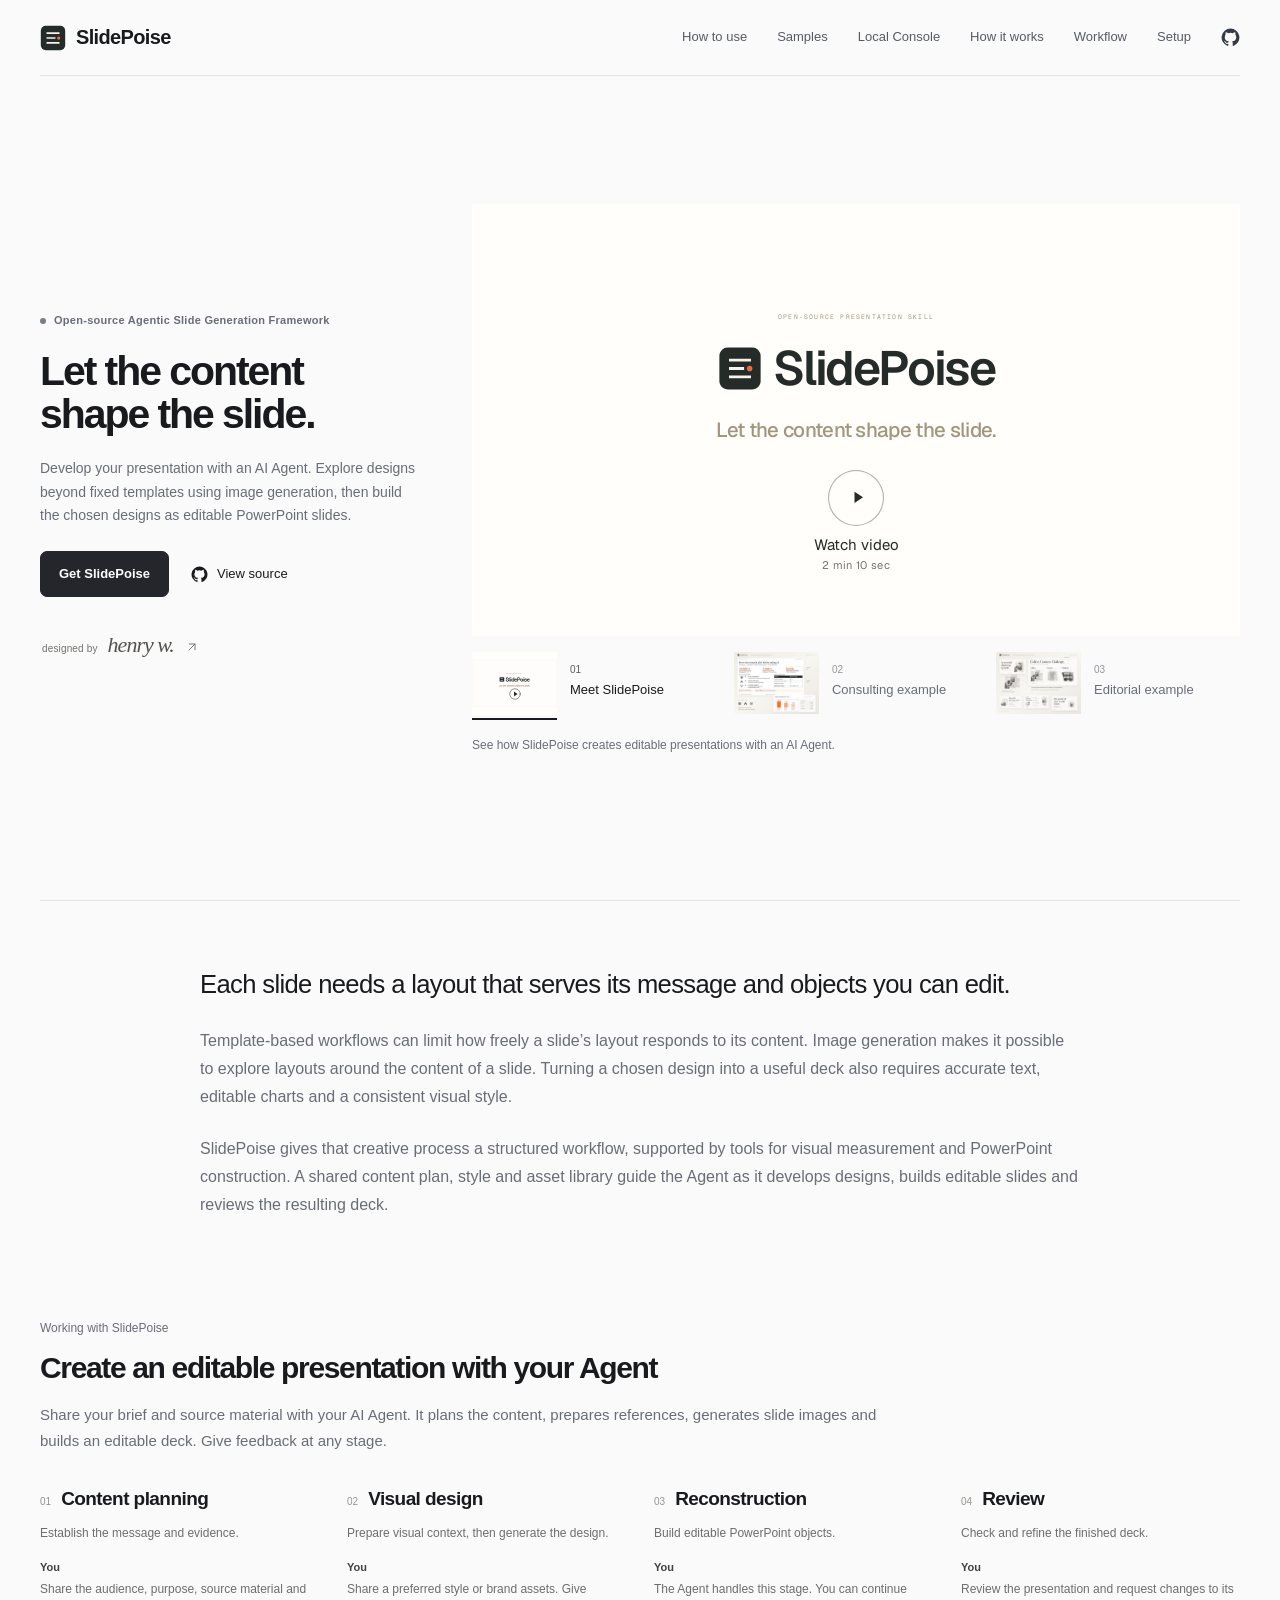
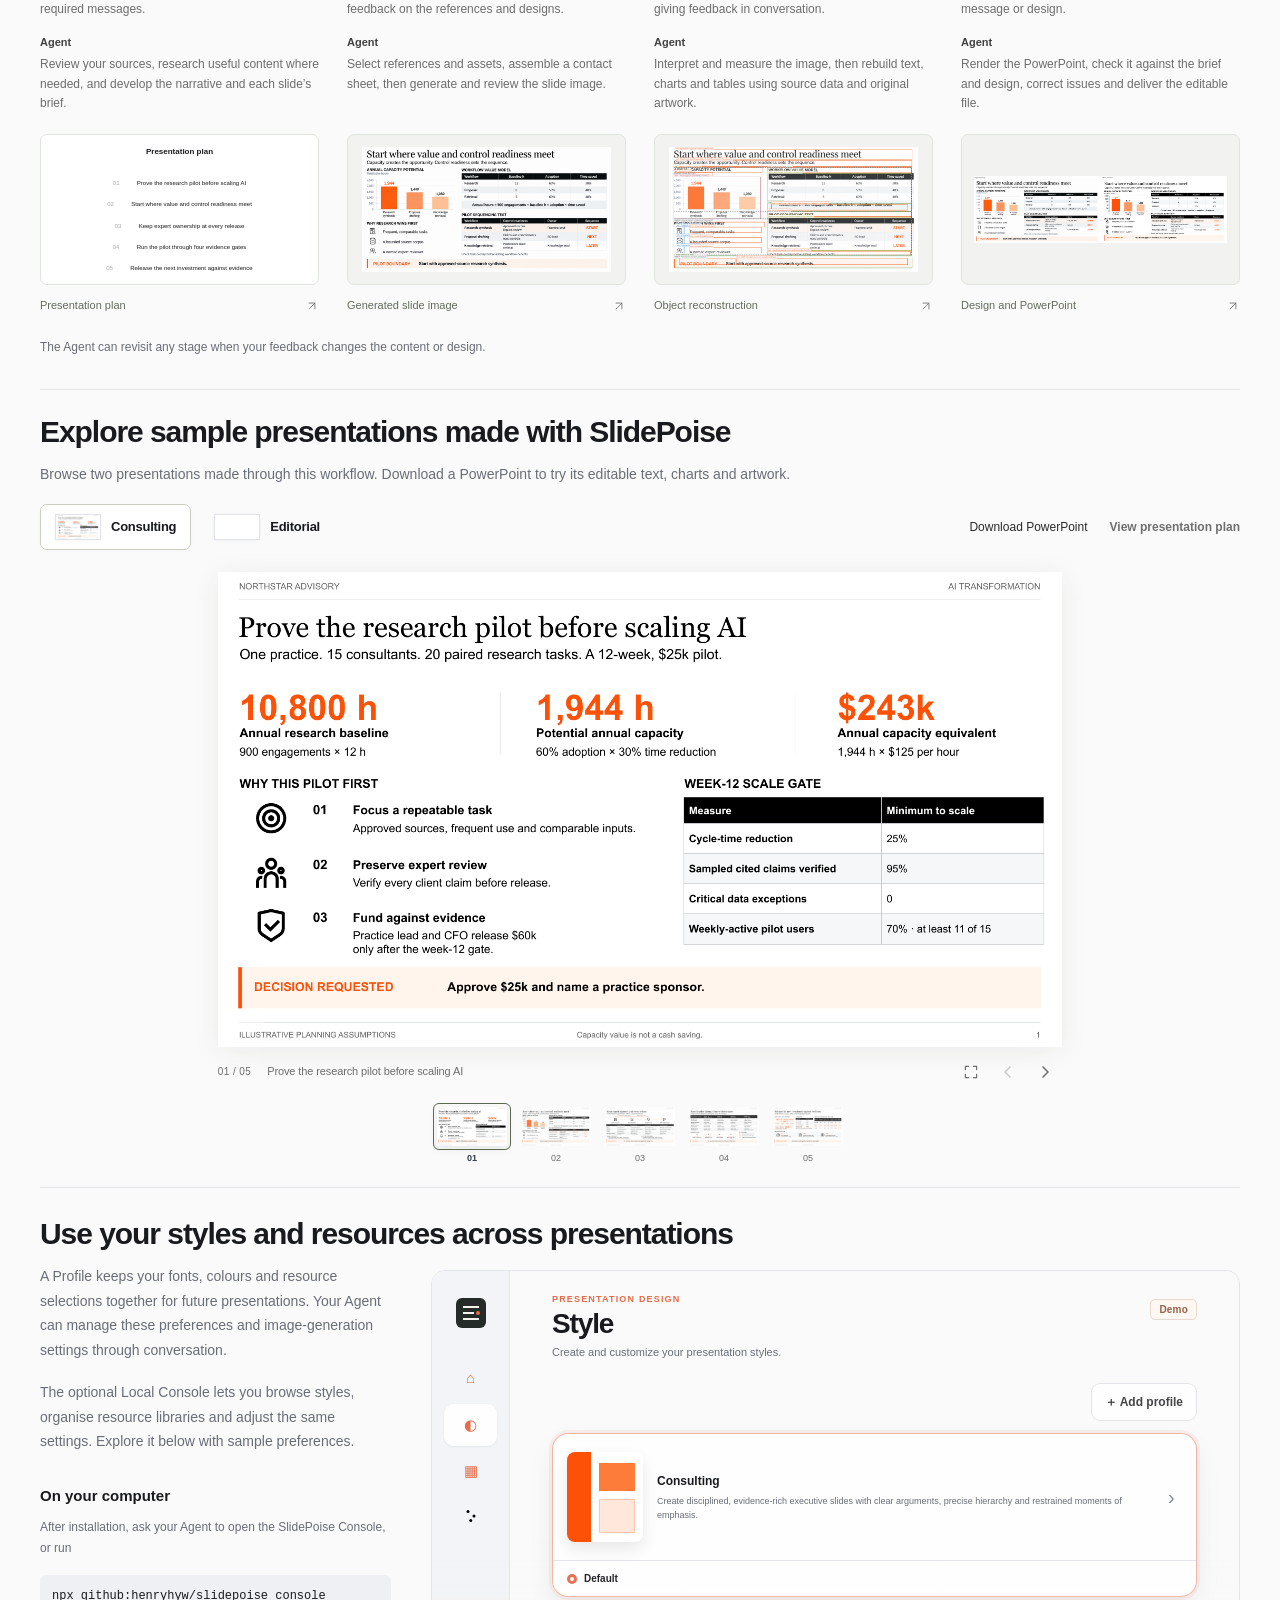
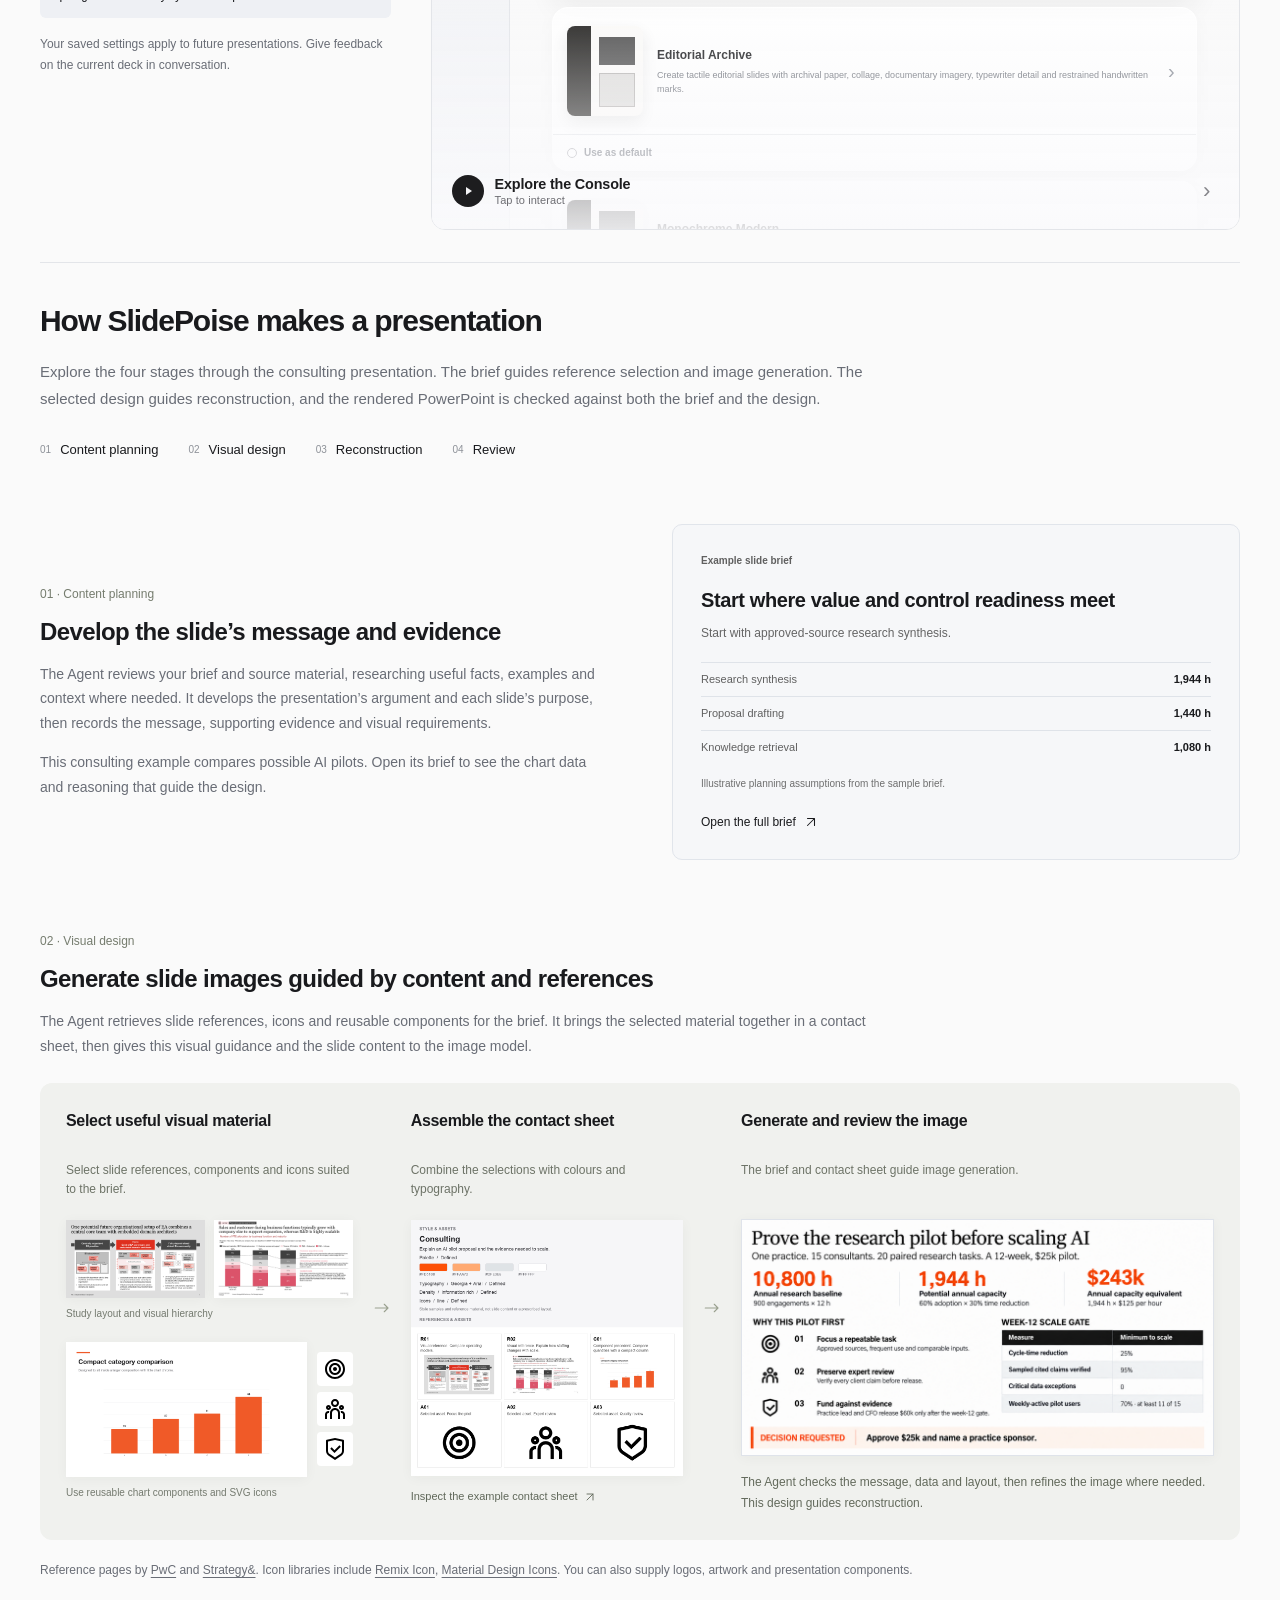
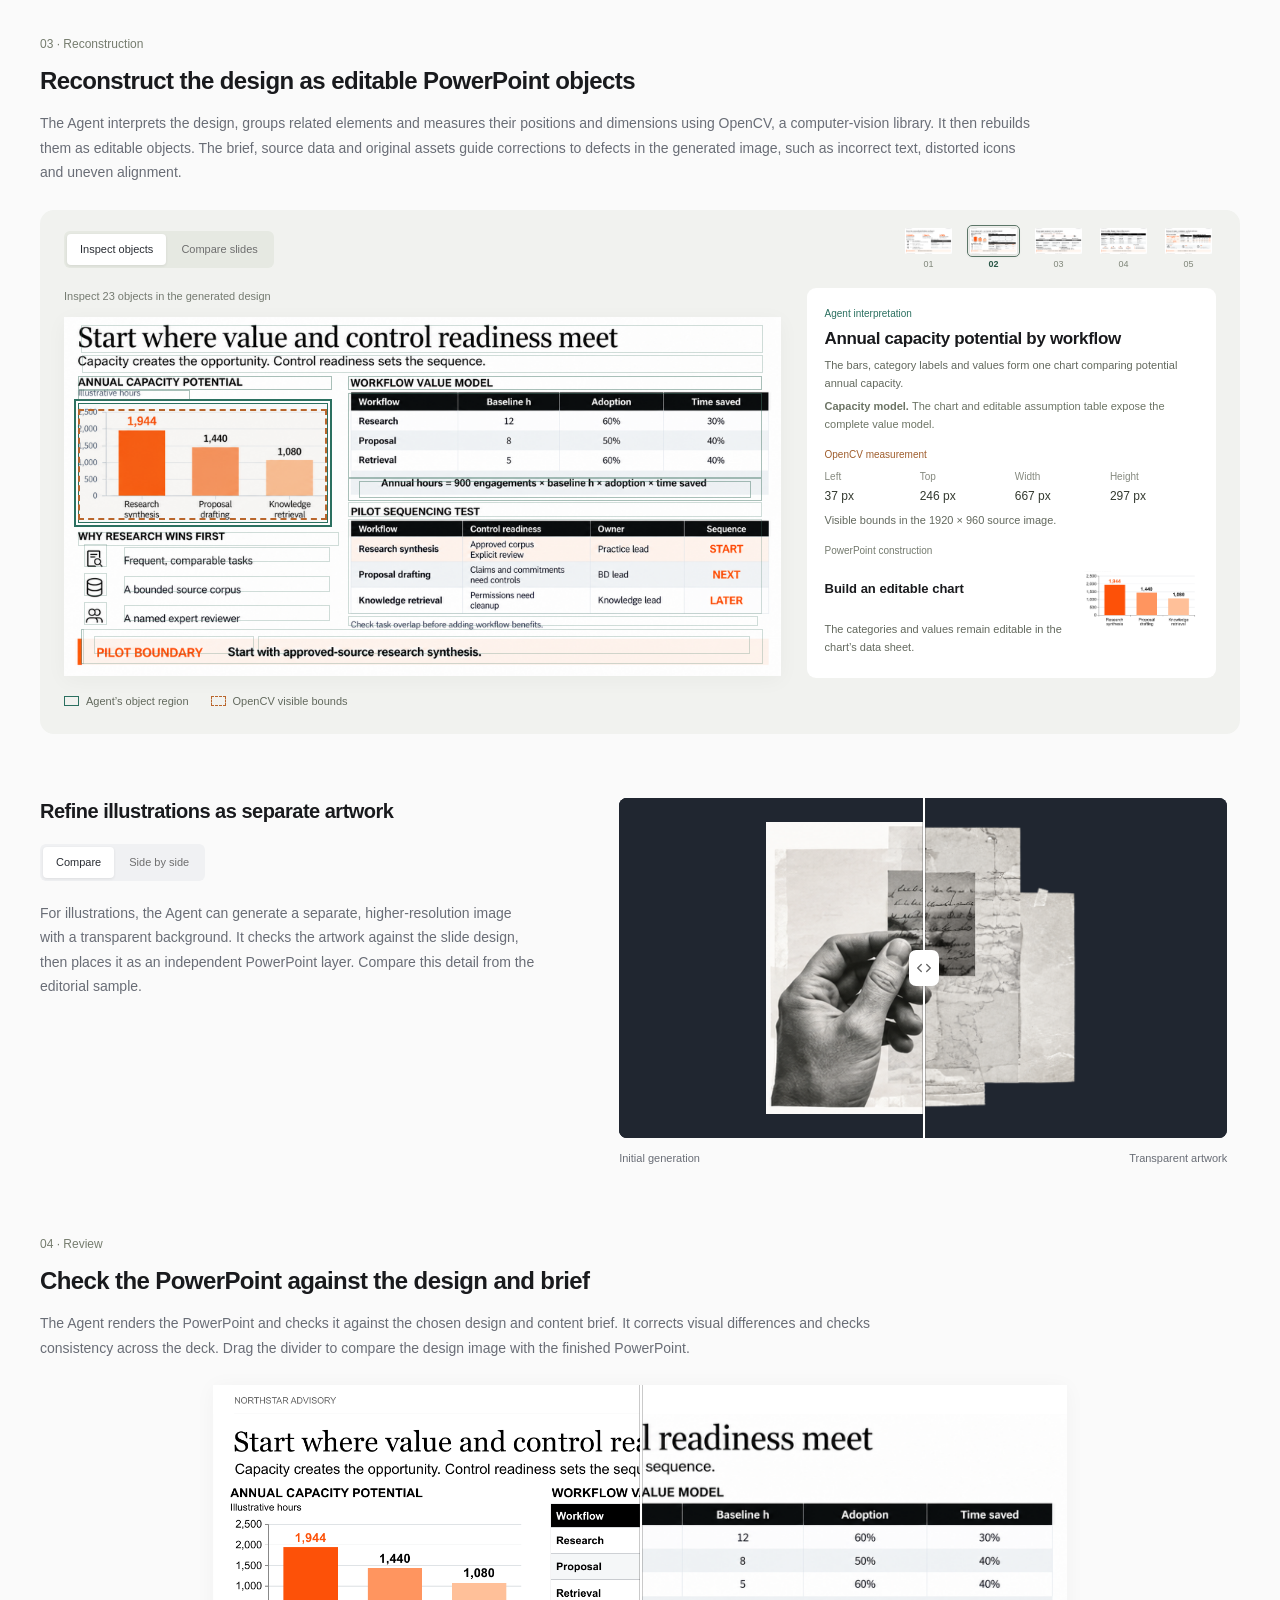
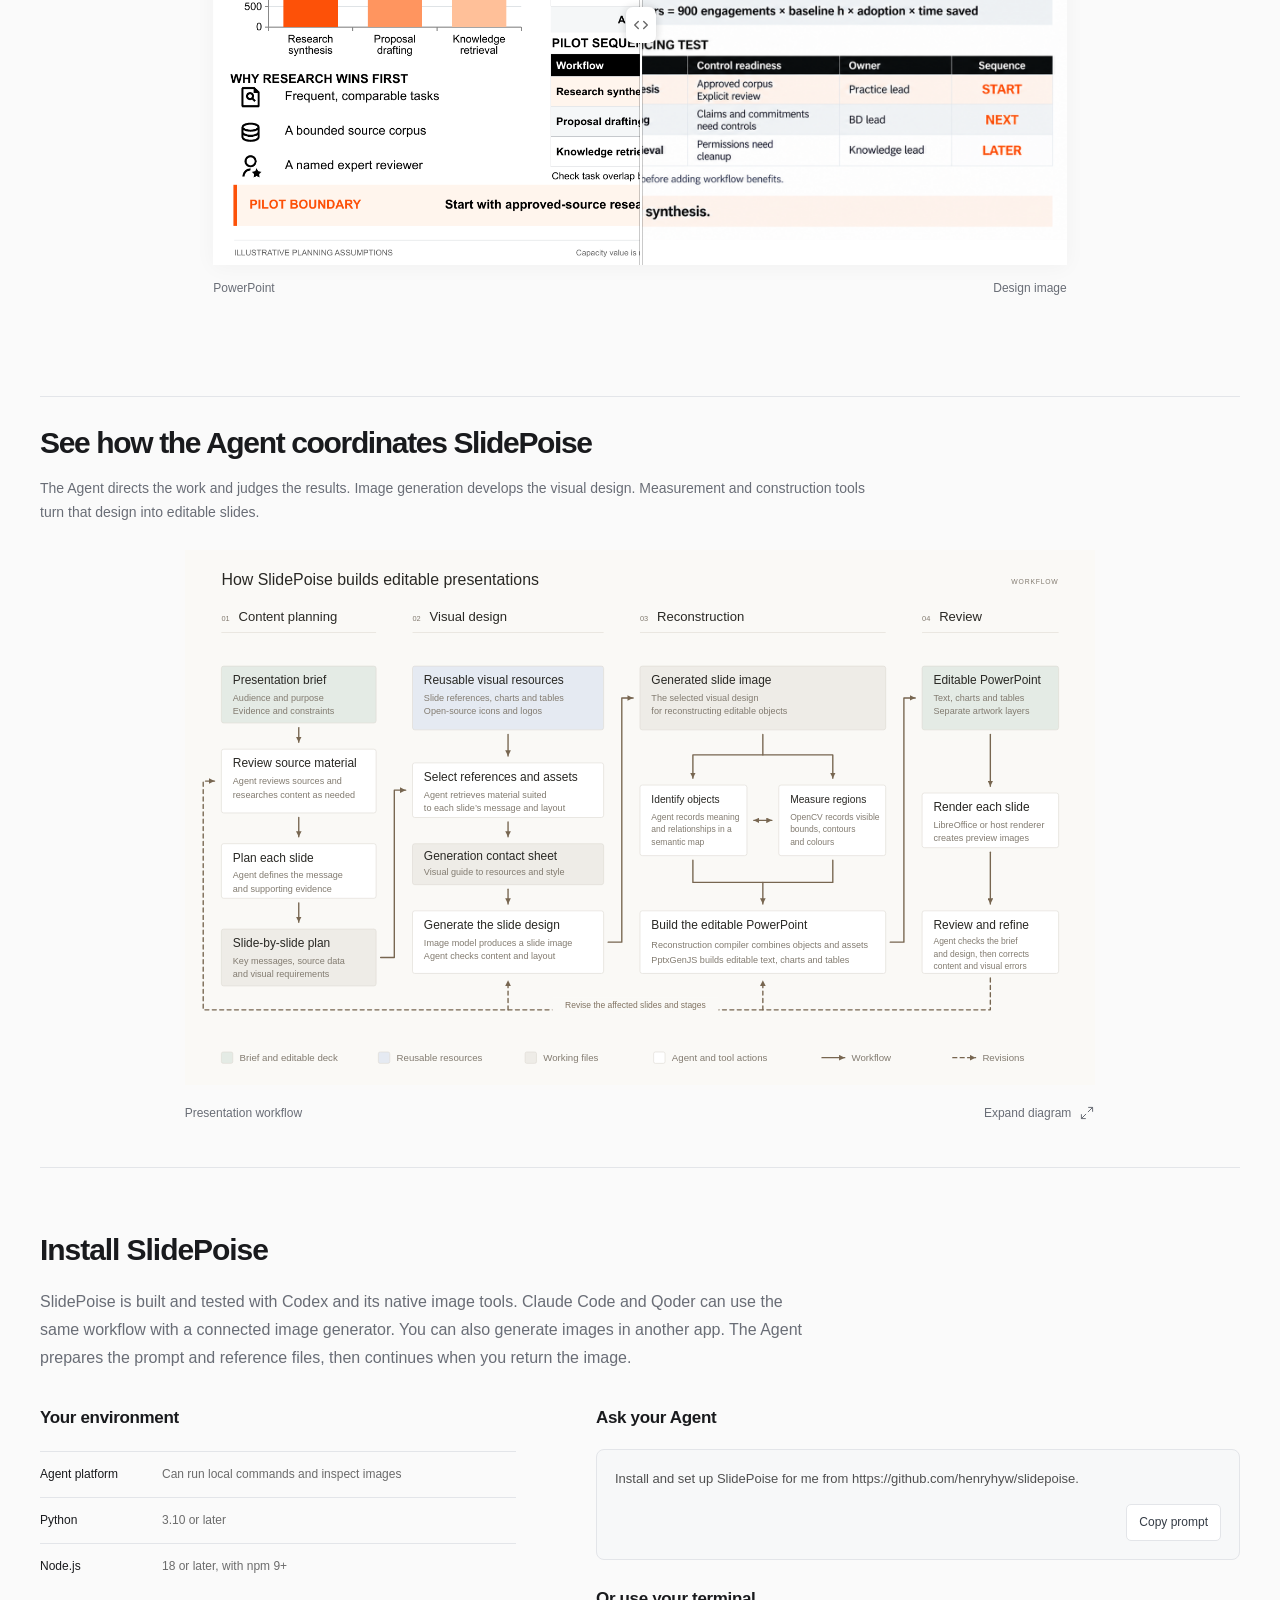
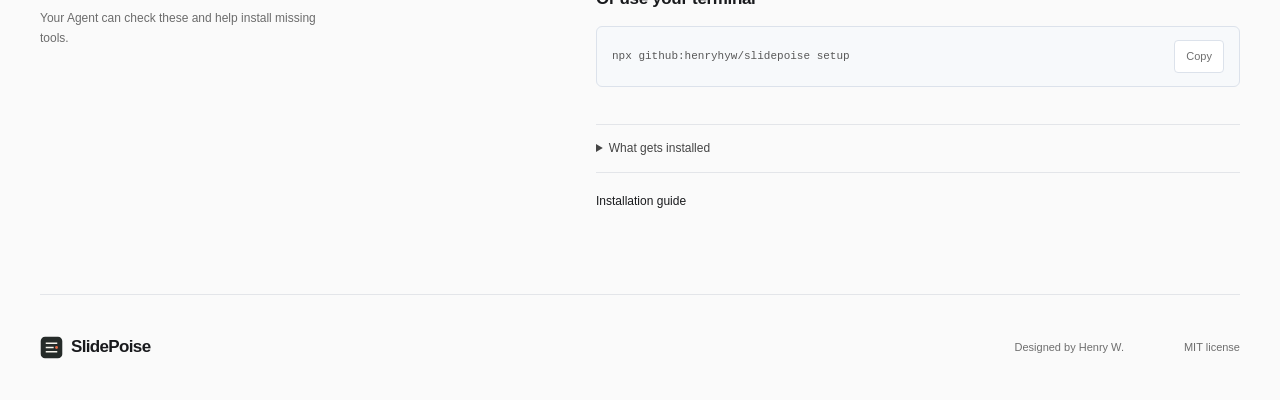
<file: index.html>
<!doctype html>
<html lang="en">
<head>
  <meta charset="utf-8">
  <meta name="viewport" content="width=device-width, initial-scale=1">
  <meta name="theme-color" content="#fafafa">
  <meta name="description" content="An open-source agentic slide generation framework. Plan content with an AI Agent, explore designs beyond fixed templates and build editable PowerPoint slides.">
  <link rel="canonical" href="https://slidepoise.github.io/">
  <title>SlidePoise · Agentic Slide Generation</title>
  <link rel="icon" href="docs/site/mark.svg" type="image/svg+xml">
  <link rel="stylesheet" href="docs/site/styles.css?v=20261016-workflow">
  <link rel="stylesheet" href="docs/site/reader-story.css?v=20261016-workflow">
  <link rel="stylesheet" href="docs/site/video-controls.css?v=20261005-fade">
  <link rel="stylesheet" href="/assets/video/slidepoise/cover.css?v=20261004">
  <link rel="stylesheet" href="docs/site/object-inspector.css?v=8ab3ff0c5c351406">
  <script type="module" src="docs/site/app.mjs?v=20261023-transition"></script>
</head>
<body id="top">
  <a class="skip-link" href="#why-slidepoise">Skip to content</a>
  <header class="site-header">
    <div class="page-width header-inner">
      <a class="wordmark" href="#top" aria-label="SlidePoise home"><img src="docs/site/mark.svg" width="26" height="26" alt="">SlidePoise</a>
      <nav aria-label="Main navigation">
        <a href="#using-slidepoise">How to use</a>
        <a href="#examples">Samples</a>
        <a href="#console">Local Console</a>
        <a href="#philosophy">How it works</a>
        <a href="#architecture">Workflow</a>
        <a href="#setup">Setup</a>
        <a class="github-link" href="https://github.com/henryhyw/slidepoise" target="_blank" rel="noopener" aria-label="SlidePoise on GitHub" title="GitHub"><svg class="github-icon" aria-hidden="true" viewBox="0 0 24 24"><path d="M12 .75a11.25 11.25 0 0 0-3.56 21.92c.56.1.77-.24.77-.54v-2.09c-3.14.68-3.8-1.33-3.8-1.33-.51-1.3-1.25-1.65-1.25-1.65-1.02-.7.08-.69.08-.69 1.13.08 1.72 1.16 1.72 1.16 1 1.72 2.63 1.22 3.27.93.1-.73.39-1.23.71-1.51-2.51-.29-5.15-1.26-5.15-5.57 0-1.23.44-2.24 1.16-3.03-.12-.28-.5-1.43.11-2.98 0 0 .95-.3 3.1 1.16a10.75 10.75 0 0 1 5.65 0c2.15-1.46 3.1-1.16 3.1-1.16.61 1.55.23 2.7.11 2.98.72.79 1.16 1.8 1.16 3.03 0 4.32-2.64 5.28-5.16 5.56.41.35.77 1.03.77 2.09v3.1c0 .3.2.65.78.54A11.25 11.25 0 0 0 12 .75Z"/></svg></a>
      </nav>
    </div>
  </header>

  <main>
    <div class="product-introduction page-width">
    <section class="hero" aria-labelledby="hero-title">
      <p class="eyebrow"><span class="status-dot" aria-hidden="true"></span> Open-source Agentic Slide Generation Framework</p>
      <h1 id="hero-title">Let the content<br>shape the slide.</h1>
      <p class="hero-description">Develop your presentation with an AI Agent. Explore designs beyond fixed templates using image generation, then build the chosen designs as editable PowerPoint slides.</p>
      <div class="hero-actions"><a class="button" href="#setup">Get SlidePoise</a><a class="quiet-link source-link" href="https://github.com/henryhyw/slidepoise" target="_blank" rel="noopener"><svg class="github-icon" aria-hidden="true" viewBox="0 0 24 24"><path d="M12 .75a11.25 11.25 0 0 0-3.56 21.92c.56.1.77-.24.77-.54v-2.09c-3.14.68-3.8-1.33-3.8-1.33-.51-1.3-1.25-1.65-1.25-1.65-1.02-.7.08-.69.08-.69 1.13.08 1.72 1.16 1.72 1.16 1 1.72 2.63 1.22 3.27.93.1-.73.39-1.23.71-1.51-2.51-.29-5.15-1.26-5.15-5.57 0-1.23.44-2.24 1.16-3.03-.12-.28-.5-1.43.11-2.98 0 0 .95-.3 3.1 1.16a10.75 10.75 0 0 1 5.65 0c2.15-1.46 3.1-1.16 3.1-1.16.61 1.55.23 2.7.11 2.98.72.79 1.16 1.8 1.16 3.03 0 4.32-2.64 5.28-5.16 5.56.41.35.77 1.03.77 2.09v3.1c0 .3.2.65.78.54A11.25 11.25 0 0 0 12 .75Z"/></svg>View source</a></div>
      <a class="designer-credit" href="https://www.henryw.me/#/" aria-label="Designed by Henry W. Visit Henry’s website">
        <span class="designer-credit-label">designed by</span>
        <span class="designer-credit-name">henry w.</span>
        <svg class="designer-credit-arrow" viewBox="0 0 16 16" aria-hidden="true"><path d="M4 12 12 4M4.5 4H12v7.5"/></svg>
      </a>
    </section>

    <section id="overview" class="overview" aria-label="SlidePoise video and presentation examples" style="--overview-ratio:1.77777778">
      <figure>
        <div id="overview-artwork" class="is-video" role="tabpanel" aria-labelledby="overview-video-tab">
          <div id="overview-film">
            <video id="overview-video" poster="/assets/video/slidepoise/poster.webp" preload="none" playsinline aria-label="SlidePoise introduction" aria-hidden="true" tabindex="-1"></video>
            <button id="overview-play" class="slidepoise-cover-trigger" type="button" aria-label="Play the SlidePoise video, 2 minutes 10 seconds">
              <span class="slidepoise-cover" aria-hidden="true">
                <span class="slidepoise-cover-kicker">OPEN-SOURCE PRESENTATION SKILL</span>
                <span class="slidepoise-cover-brand"><img src="/assets/video/slidepoise/mark.svg" width="112" height="112" alt="" draggable="false"><span class="slidepoise-cover-name">SlidePoise</span></span>
                <span class="slidepoise-cover-slogan">Let the content shape the slide.</span>
              </span>
              <span class="slidepoise-play-icon" aria-hidden="true"><svg viewBox="0 0 24 24"><path d="m9 6 9 6-9 6Z"/></svg></span>
              <span class="slidepoise-play-label" aria-hidden="true">Watch video<small>2 min 10 sec</small></span>
            </button>
          </div>
          <button id="overview-enlarge" hidden class="overview-artwork" type="button" aria-label="Enlarge Editorial example" aria-haspopup="dialog">
            <img data-overview-image="consulting" src="/assets/img/projects/slidepoise-consulting.webp?v=20260911" srcset="/assets/img/projects/slidepoise-consulting-800.webp?v=20260911 800w, /assets/img/projects/slidepoise-consulting.webp?v=20260911 1600w" sizes="(max-width: 760px) 92vw, 1120px" width="1600" height="1180" alt="" aria-hidden="true" loading="lazy" decoding="async">
            <img class="is-active" data-overview-image="editorial" src="/assets/img/projects/slidepoise-editorial.webp?v=20260911" srcset="/assets/img/projects/slidepoise-editorial-800.webp?v=20260911 800w, /assets/img/projects/slidepoise-editorial.webp?v=20260911 1600w" sizes="(max-width: 760px) 92vw, 1120px" width="1600" height="1180" alt="Five editorial slides with an editable heading and a separate paper collage illustration" decoding="async">
          </button>
        </div>
      <div class="overview-heading">
        <div class="overview-tabs" role="tablist" aria-label="Video and presentation examples">
          <button id="overview-video-tab" type="button" role="tab" aria-selected="true" aria-controls="overview-artwork" data-overview="video"><span class="overview-thumbnail is-video"><img src="/assets/video/slidepoise/poster.webp" width="1920" height="1080" alt=""><svg class="overview-thumbnail-play" aria-hidden="true" viewBox="0 0 24 24"><circle cx="12" cy="12" r="10.5"/><path d="m10 7 7 5-7 5Z"/></svg></span><span class="overview-tab-label"><small aria-hidden="true">01</small>Meet SlidePoise</span></button>
          <button id="overview-consulting-tab" type="button" role="tab" aria-selected="false" tabindex="-1" aria-controls="overview-artwork" data-overview="consulting"><span class="overview-thumbnail"><img src="/assets/img/projects/slidepoise-consulting-800.webp?v=20260911" width="800" height="590" alt="" loading="lazy" decoding="async"></span><span class="overview-tab-label"><small aria-hidden="true">02</small>Consulting example</span></button>
          <button id="overview-editorial-tab" type="button" role="tab" aria-selected="false" tabindex="-1" aria-controls="overview-artwork" data-overview="editorial"><span class="overview-thumbnail"><img src="/assets/img/projects/slidepoise-editorial-800.webp?v=20260911" width="800" height="590" alt="" loading="lazy" decoding="async"></span><span class="overview-tab-label"><small aria-hidden="true">03</small>Editorial example</span></button>
        </div>
      </div>
        <figcaption><span id="overview-caption">See how SlidePoise creates editable presentations with an AI Agent.</span><span id="overview-video-error" role="status" hidden>The video could not play. <a href="/assets/video/slidepoise/slidepoise.mp4?v=20261023-transition" target="_blank" rel="noopener">Open the video</a></span></figcaption>
      </figure>
    </section>

    </div>

    <section id="why-slidepoise" class="motivation page-width" aria-label="Why SlidePoise">
      <div class="motivation-copy">
        <p class="motivation-lead">
            Each slide needs a layout that serves its message and objects you can edit.
          </p>
        <p>
            Template-based workflows can limit how freely a slide’s layout responds to its content. Image generation makes it possible to explore layouts around the content of a slide. Turning a chosen design into a useful deck also requires accurate text, editable charts and a consistent visual style.
          </p>
        <p>SlidePoise gives that creative process a structured workflow, supported by tools for visual measurement and PowerPoint construction. A shared content plan, style and asset library guide the Agent as it develops designs, builds editable slides and reviews the resulting deck.</p>
      </div>
    </section>

    <section id="using-slidepoise" class="usage-section page-width" aria-labelledby="usage-title">
      <div class="usage-introduction"><p class="section-kicker">Working with SlidePoise</p><h2 id="usage-title">Create an editable presentation with your Agent</h2><p>Share your brief and source material with your AI Agent. It plans the content, prepares references, generates slide images and builds an editable deck. Give feedback at any stage.</p></div>
      <nav class="workflow-stage-links" aria-label="The four stages"><button type="button" data-workflow-stage="plan">01 Content planning</button><button type="button" data-workflow-stage="design">02 Visual design</button><button type="button" data-workflow-stage="reconstruct">03 Reconstruction</button><button type="button" data-workflow-stage="review">04 Review</button></nav>
      <div id="process-grid" class="workflow-grid"></div>
      <p class="usage-followup">The Agent can revisit any stage when your feedback changes the content or design.</p>
    </section>

    <section id="examples" class="samples page-width" aria-labelledby="examples-title">
      <div class="section-heading"><h2 id="examples-title">Explore sample presentations made with SlidePoise</h2></div>
      <p class="section-intro">Browse two presentations made through this workflow. Download a PowerPoint to try its editable text, charts and artwork.</p>
      <div id="load-state" class="load-state" role="status">Loading the presentations…</div>
      <div class="samples-container">
<div class="sample-header">        <div id="project-grid" class="sample-chooser" role="group" aria-label="Choose a sample presentation"></div>          <div class="sample-actions"><div class="deck-description" hidden><p id="deck-summary"></p><p id="deck-note" class="fine-print" hidden></p></div><div id="deck-downloads" class="download-links" aria-label="Download sample PowerPoint"></div>          <button id="presentation-goal" class="presentation-goal" type="button" aria-label="View presentation plan" aria-haspopup="dialog"><span class="goal-label">View presentation plan</span><span id="presentation-goal-text"></span></button></div>
</div>
        <div id="studio" class="studio" aria-labelledby="viewer-title" tabindex="-1" hidden>
          <div class="sr-only"><h3 id="viewer-title"></h3><span id="viewer-sample-meta"></span></div>

          <div id="studio-frame" class="studio-frame" data-mode="rebuilt">

        <div id="studio-workspace" class="studio-workspace">

          <div class="canvas-column">
            <div class="canvas-wrap">
              <div id="slide-surface" class="slide-surface">
                <img id="slide-preview" alt="" decoding="async">
                <div id="slide-image-error" class="image-error" role="status" hidden>This slide image could not be loaded. Try another slide or reload the page.</div>
              </div>
            </div>
          </div>

        </div>
        <div class="slide-caption"><div><span id="viewer-counter" class="slide-counter"></span><h3 id="slide-title"></h3></div><div class="slide-arrows"><button id="expand-viewer" class="tool-button icon-button" type="button" aria-label="Expand presentation viewer" aria-haspopup="dialog" aria-controls="viewer-dialog" aria-expanded="false" title="Expand viewer"><svg aria-hidden="true" viewBox="0 0 20 20"><path d="M7 3H3v4m10-4h4v4M3 13v4h4m10-4v4h-4"/></svg></button><button id="previous-slide" class="icon-button" type="button" aria-label="Previous slide"><svg aria-hidden="true" viewBox="0 0 20 20"><path d="m12 5-5 5 5 5"/></svg></button><button id="next-slide" class="icon-button" type="button" aria-label="Next slide"><svg aria-hidden="true" viewBox="0 0 20 20"><path d="m8 5 5 5-5 5"/></svg></button></div></div>
          <div id="slide-strip" class="slide-strip" aria-label="Choose a slide"></div>
      </div>

        </div>
      </div>
    </section>

    <section id="console" class="console-section page-width" aria-labelledby="console-title">
      <div class="section-heading"><h2 id="console-title">Use your styles and resources across presentations</h2></div>
      <div class="console-layout">
        <div class="console-copy">
          <p class="section-intro">A Profile keeps your fonts, colours and resource selections together for future presentations. Your Agent can manage these preferences and image-generation settings through conversation.</p>
          <p>The optional Local Console lets you browse styles, organise resource libraries and adjust the same settings. Explore it below with sample preferences.</p>
          <div class="console-launch"><h3>On your computer</h3><p>After installation, ask your Agent to open the SlidePoise Console, or run</p><code class="console-command">npx github:henryhyw/slidepoise console</code><p>Your saved settings apply to future presentations. Give feedback on the current deck in conversation.</p></div>
        </div>
        <div id="console-demo" class="console-demo">
          <iframe id="console-frame" src="docs/site/console-demo/index.html#design" title="Interactive Console demo" sandbox="allow-scripts allow-forms" loading="lazy" tabindex="-1" inert></iframe>
          <div class="demo-interaction-layer">
            <button id="console-enter" class="demo-interaction-enter" type="button" aria-label="Open the Console interactive demo"><span class="demo-interaction-cue"><span class="demo-interaction-symbol" aria-hidden="true"><span></span></span><span class="demo-interaction-copy"><strong>Explore the Console</strong><span>Tap to interact</span></span><span class="demo-interaction-chevron" aria-hidden="true">›</span></span></button>
            <div id="console-controls" class="demo-interaction-controls" hidden><button id="console-done" class="demo-interaction-done" type="button"><span class="demo-interaction-done-mark" aria-hidden="true"><i></i><i></i></span><span>Done</span></button></div>
          </div>
        </div>
      </div>
    </section>

    <section id="philosophy" class="philosophy page-width" aria-labelledby="philosophy-title">
      <div class="section-heading architecture-heading"><h2 id="philosophy-title">How SlidePoise makes a presentation</h2></div>
      <p class="section-intro">Explore the four stages through the consulting presentation. The brief guides reference selection and image generation. The selected design guides reconstruction, and the rendered PowerPoint is checked against both the brief and the design.</p>
      <nav class="chapter-navigation" aria-label="Presentation workflow">
        <a href="#plan-content"><span>01</span> Content planning</a><a href="#design-slides"><span>02</span> Visual design</a><a href="#build-slides"><span>03</span> Reconstruction</a><a href="#review-slide"><span>04</span> Review</a>
      </nav>
      <div id="walkthrough-loading" class="load-state" role="status">Loading the design example…</div>
      <div id="walkthrough" class="walkthrough" hidden>
        <article id="plan-content" class="workflow-chapter plan-chapter">
          <div class="walkthrough-heading"><p class="chapter-number">01 · Content planning</p><h3>Develop the slide’s message and evidence</h3><p class="subsection-intro">The Agent reviews your brief and source material, researching useful facts, examples and context where needed. It develops the presentation’s argument and each slide’s purpose, then records the message, supporting evidence and visual requirements.</p><p class="subsection-intro">This consulting example compares possible AI pilots. Open its brief to see the chart data and reasoning that guide the design.</p></div>
            <button id="walkthrough-brief" class="content-card argument-panel" type="button" aria-label="Open the slide brief" aria-haspopup="dialog"><span class="actor-label">Example slide brief</span><strong id="walkthrough-message" class="argument-message"></strong><span id="walkthrough-decision" class="argument-decision"></span><span id="walkthrough-support" class="argument-support"></span><span class="evidence-note">Illustrative planning assumptions from the sample brief.</span><span class="card-action">Open the full brief <svg aria-hidden="true" viewBox="0 0 20 20"><path d="M5 15 15 5M5 5h10v10"/></svg></span></button>
        </article>
        <article id="design-slides" class="workflow-chapter design-chapter">
          <div class="walkthrough-heading"><p class="chapter-number">02 · Visual design</p><h3>Generate slide images guided by content and references</h3><p class="subsection-intro">The Agent retrieves slide references, icons and reusable components for the brief. It brings the selected material together in a contact sheet, then gives this visual guidance and the slide content to the image model.</p></div>
          <div class="design-flow">
            <div class="design-inputs">
              <h4>Select useful visual material</h4><p class="design-flow-copy">Select slide references, components and icons suited to the brief.</p>
              <div class="design-reference-grid">
                <button type="button" data-design-resource="a0139f775f12.png" data-resource-title="Compare operating models" data-resource-description="PwC · Enterprise architecture in an agile world, page 9. The aligned option panels offer a reference for comparing alternatives." aria-label="Inspect the operating model reference" aria-haspopup="dialog"><img src="docs/site/assets/contact-sheet/a0139f775f12.png" alt="Published PwC slide comparing three operating models" loading="lazy"></button>
                <button type="button" data-design-resource="b73540cac768.png" data-resource-title="Explain staffing changes" data-resource-description="Strategy&amp; · B2B SaaS Publication 2024, page 23. Stacked columns connect the staffing mix with explanatory notes." aria-label="Inspect the staffing reference" aria-haspopup="dialog"><img src="docs/site/assets/contact-sheet/b73540cac768.png" alt="Published Strategy&amp; slide showing staffing mix across company stages" loading="lazy"></button>
              </div>
              <p class="design-small-label">Study layout and visual hierarchy</p>
              <div class="design-component-row">
                <button class="design-component" type="button" data-design-resource="column-chart.png" data-resource-title="Adapt a native chart component" data-resource-description="This compact column chart provides an editable PowerPoint component. The Agent adapts its data, labels and proportions for the slide." aria-label="Inspect the column chart component" aria-haspopup="dialog"><img src="docs/site/assets/contact-sheet/column-chart.png" alt="Compact orange column chart component" loading="lazy"></button>
                <div class="design-icons">
                  <button type="button" data-design-icon="focus-2-line.svg" data-icon-label="Focus" aria-label="Inspect the focus icon" aria-haspopup="dialog"><img src="docs/site/assets/remix/focus-2-line.svg" alt="" width="26" height="26"></button>
                  <button type="button" data-design-icon="team-line.svg" data-icon-label="Team" aria-label="Inspect the team icon" aria-haspopup="dialog"><img src="docs/site/assets/remix/team-line.svg" alt="" width="26" height="26"></button>
                  <button type="button" data-design-icon="shield-check-line.svg" data-icon-label="Review" aria-label="Inspect the review icon" aria-haspopup="dialog"><img src="docs/site/assets/remix/shield-check-line.svg" alt="" width="26" height="26"></button>
                </div>
              </div>
              <p class="design-small-label">Use reusable chart components and SVG icons</p>
            </div>
            <span class="design-flow-arrow" aria-hidden="true"><svg viewBox="0 0 24 24"><path d="M3 12h17m-5-5 5 5-5 5"/></svg></span>
            <figure id="contact-sheet" class="design-context">
              <h4>Assemble the contact sheet</h4><p class="design-flow-copy">Combine the selections with colours and typography.</p>
              <button id="contact-sheet-open" type="button" aria-label="Enlarge the generation contact sheet" aria-haspopup="dialog"><img src="docs/site/assets/contact-sheet/generation-contact-sheet.png?v=20261016-video" width="1038" height="978" alt="Example contact sheet combining the selected references, chart component, icons and style" loading="lazy"></button>
              <figcaption><button id="contact-sheet-expand" type="button" aria-haspopup="dialog">Inspect the example contact sheet <svg viewBox="0 0 20 20" aria-hidden="true"><path d="M5 15 15 5M5 5h10v10"/></svg></button></figcaption>
            </figure>
            <span class="design-flow-arrow" aria-hidden="true"><svg viewBox="0 0 24 24"><path d="M3 12h17m-5-5 5 5-5 5"/></svg></span>
            <div class="design-output">
              <h4>Generate and review the image</h4><p class="design-flow-copy">The brief and contact sheet guide image generation.</p>
              <button id="walkthrough-target-open" type="button" aria-label="Enlarge the AI-generated design" aria-haspopup="dialog"><span class="composition-image"><img id="walkthrough-target" alt="" loading="lazy" decoding="async"></span></button>
              <p class="design-review-note">The Agent checks the message, data and layout, then refines the image where needed. This design guides reconstruction.</p>
            </div>
          </div>
          <p class="design-library-note">Reference pages by <a href="https://www.pwc.de/de/strategie-organisation-prozesse-systeme/pwc-enterprise-architecture-in-an-agile-world.pdf" target="_blank" rel="noopener">PwC</a> and <a href="https://www.pwc.no/no/publikasjoner/strategyand-desember-b2b-saas-2024.pdf" target="_blank" rel="noopener">Strategy&amp;</a>. Icon libraries include <a href="https://remixicon.com/" target="_blank" rel="noopener">Remix Icon</a>, <a href="https://icon-sets.iconify.design/mdi/" target="_blank" rel="noopener">Material Design Icons</a>. You can also supply logos, artwork and presentation components.</p>
        </article>
        <article id="build-slides" class="workflow-chapter build-chapter">
          <div class="walkthrough-heading"><p class="chapter-number">03 · Reconstruction</p><h3>Reconstruct the design as editable PowerPoint objects</h3><p class="subsection-intro">The Agent interprets the design, groups related elements and measures their positions and dimensions using OpenCV, a computer-vision library. It then rebuilds them as editable objects. The brief, source data and original assets guide corrections to defects in the generated image, such as incorrect text, distorted icons and uneven alignment.</p></div>
          <div id="reconstruction-lab" class="reconstruction-lab">
            <div class="lab-heading"><div class="mode-controls lab-view-choices" role="group" aria-label="Reconstruction view"><button type="button" data-lab-view="inspect" aria-pressed="true">Inspect objects</button><button type="button" data-lab-view="compare" aria-pressed="false">Compare slides</button></div><div class="lab-slide-choices" role="group" aria-label="Choose a slide to reconstruct"></div></div><p class="lab-selection-status sr-only" role="status"></p>
            <div class="lab-layout" data-lab-panel="inspect"><div class="lab-source"><div class="lab-object-choices" role="group" aria-label="Choose an object to explore"></div><p class="lab-source-label">Select an outlined object in the generated design.</p><div class="lab-source-canvas"><img class="lab-source-image" alt="" loading="lazy"><div class="lab-hotspots"></div></div><div class="lab-legend" aria-label="Slide outline legend"><span><i class="lab-key-agent" aria-hidden="true"></i>Agent’s object region</span><span><i class="lab-key-cv" aria-hidden="true"></i>OpenCV visible bounds</span></div></div><div class="lab-result" aria-live="polite"></div></div>
            <div class="lab-comparison" data-lab-panel="compare" hidden><div class="lab-comparison-pair"><figure><figcaption>Generated design</figcaption><div class="lab-comparison-slide"><img class="lab-compare-target" alt=""></div></figure><figure><figcaption>Reconstructed PowerPoint</figcaption><div class="lab-comparison-slide"><img class="lab-compare-render" alt=""></div></figure></div><div class="lab-comparison-footer"><p class="lab-comparison-title"></p><button class="lab-expand-comparison" type="button" aria-haspopup="dialog">Expand comparison<svg viewBox="0 0 20 20" aria-hidden="true"><path d="M12 3h5v5M17 3l-5.5 5.5M8 17H3v-5m0 5 5.5-5.5"/></svg></button></div></div>
          </div>
      <article class="illustration-system" aria-labelledby="illustration-system-title">
        <div class="walkthrough-heading asset-system-copy">
          <div class="illustration-heading"><h4 id="illustration-system-title">Refine illustrations as separate artwork</h4><div class="mode-controls" role="group" aria-label="Artwork view"><button type="button" data-artwork-view="compare" aria-pressed="true">Compare</button><button type="button" data-artwork-view="side-by-side" aria-pressed="false">Side by side</button></div></div>
          <p>For illustrations, the Agent can generate a separate, higher-resolution image with a transparent background. It checks the artwork against the slide design, then places it as an independent PowerPoint layer. Compare this detail from the editorial sample.</p>
        </div>
        <div id="illustration-pair" class="illustration-comparison" hidden>
          <figure><div class="illustration-surface"><img src="docs/site/assets/illustration-source.png" alt="A hand holding a handwritten paper fragment, cropped from the generated slide" width="412" height="383" loading="lazy"></div><figcaption><strong>Initial generation</strong><span>412 × 383 pixels</span></figcaption></figure>
          <figure><div class="illustration-surface illustration-transparent"><img src="docs/site/assets/illustration-transparent.png" alt="The regenerated paper collage on a dark background, showing its transparent edges" width="1301" height="1209" loading="lazy"></div><figcaption><strong>Regenerated as a separate layer</strong><span>1301 × 1209 pixels · Transparent PNG</span></figcaption></figure>
        </div>
        <figure id="illustration-compare" class="illustration-compare">
          <div class="artwork-comparison">
            <div class="artwork-comparison-layer"><img src="docs/site/assets/illustration-transparent.png" alt="Regenerated transparent artwork" width="1301" height="1209" loading="lazy"></div>
            <div id="artwork-original" class="artwork-comparison-layer comparison-render"><img src="docs/site/assets/illustration-source.png" alt="Detail of the initial generation" width="412" height="383" loading="lazy"></div>
            <div id="artwork-divider" class="comparison-divider" aria-hidden="true"><span><svg viewBox="0 0 20 20"><path d="m7 6-4 4 4 4m6-8 4 4-4 4"/></svg></span></div>
            <label class="sr-only" for="artwork-reveal">Compare the initial generation and transparent artwork</label>
            <input id="artwork-reveal" class="reveal" type="range" min="0" max="100" value="50">
          </div>
          <figcaption><span>Initial generation</span><span>Transparent artwork</span></figcaption>
        </figure>
      </article>
        </article>
        <article id="review-slide" class="workflow-chapter review-chapter">
          <div class="walkthrough-heading"><p class="chapter-number">04 · Review</p><h3>Check the PowerPoint against the design and brief</h3><p class="subsection-intro">The Agent renders the PowerPoint and checks it against the chosen design and content brief. It corrects visual differences and checks consistency across the deck. Drag the divider to compare the design image with the finished PowerPoint.</p></div>
          <figure class="review-comparison"><div class="review-surface"><img id="review-target" alt="AI-generated design of the pilot-selection slide"><img id="review-render" class="comparison-render" alt="Pilot-selection slide rendered from PowerPoint"><div id="review-divider" class="comparison-divider" aria-hidden="true"><span><svg viewBox="0 0 20 20"><path d="m7 6-4 4 4 4m6-8 4 4-4 4"/></svg></span></div><label class="sr-only" for="review-reveal">Amount of the finished PowerPoint to reveal</label><input id="review-reveal" class="reveal" type="range" min="0" max="100" value="50"></div><figcaption><span>PowerPoint</span><span>Design image</span></figcaption></figure>
        </article>
      </div>
    </section>

    <section id="architecture" class="architecture-section page-width" aria-labelledby="architecture-title"><div class="walkthrough-heading"><h2 id="architecture-title">See how the Agent coordinates SlidePoise</h2><p>The Agent directs the work and judges the results. Image generation develops the visual design. Measurement and construction tools turn that design into editable slides.</p></div>
      <figure class="system-architecture">
        <button type="button" class="system-architecture-art" data-open-architecture aria-label="Enlarge SlidePoise workflow" aria-haspopup="dialog"><img src="/assets/img/projects/slidepoise-architecture-v1.svg?v=20261016-workflow" width="1600" height="940" alt="Four stages of SlidePoise. Content planning, visual design with retrieval and generation, reconstruction with interpretation and measurement feeding the native build, and review of actual renders" loading="lazy" decoding="async"></button>
        <figcaption><span>Presentation workflow</span><button type="button" data-open-architecture aria-label="Enlarge SlidePoise workflow" aria-haspopup="dialog"><span>Expand diagram</span><svg viewBox="0 0 20 20" aria-hidden="true"><path d="M12 3h5v5M17 3l-5.5 5.5M8 17H3v-5m0 5 5.5-5.5"/></svg></button></figcaption>
      </figure>
    </section>

    <section id="setup" class="setup page-width" aria-labelledby="setup-title">
      <div class="section-heading"><h2 id="setup-title">Install SlidePoise</h2></div>
      <p class="section-intro">SlidePoise is built and tested with Codex and its native image tools. Claude Code and Qoder can use the same workflow with a connected image generator. You can also generate images in another app. The Agent prepares the prompt and reference files, then continues when you return the image.</p>
      <div class="setup-grid">
        <div class="setup-requirements"><h3>Your environment</h3><dl><div><dt>Agent platform</dt><dd>Can run local commands and inspect images</dd></div><div><dt>Python</dt><dd>3.10 or later</dd></div><div><dt>Node.js</dt><dd>18 or later, with npm 9+</dd></div></dl><p class="setup-environment-note">Your Agent can check these and help install missing tools.</p></div>
        <div class="setup-instructions"><h3>Ask your Agent</h3>
          <div class="setup-agent-prompt"><p id="install-prompt">Install and set up SlidePoise for me from https://github.com/henryhyw/slidepoise.</p><button id="copy-setup-prompt" type="button" data-copy-source="install-prompt" data-copy-label="Setup prompt">Copy prompt</button></div>
          <h3 class="setup-terminal-title">Or use your terminal</h3><div class="install-command"><code id="install-command">npx github:henryhyw/slidepoise setup</code><button id="copy-install" type="button" data-copy-source="install-command" data-copy-label="Installation command">Copy</button></div><p id="copy-status" class="copy-status" role="status" aria-live="polite"></p><details class="setup-details"><summary>What gets installed</summary><p>Setup installs measurement and PowerPoint tools, registers the skill for detected Agent platforms, and prepares local slide previews. Your system may request administrator access for the preview tools.</p><ul><li>An isolated Python environment in <code>~/.slidepoise/python</code> with Pillow, python-pptx, NumPy and OpenCV.</li><li>PptxGenJS and JSZip in <code>~/.slidepoise/node</code>.</li><li>Profiles for saved styles and Library Sets for reusable resources in <code>~/.slidepoise</code>, with the skill registered in the detected platform’s skills directory. Add <code>--agent claude</code>, <code>--agent qoder</code> or <code>--agent codex</code> to choose explicitly.</li></ul><p>LibreOffice renders the PowerPoint and Poppler converts it into images for the Agent to review. Setup installs missing copies through Homebrew on macOS, winget on Windows, or apt on Debian/Ubuntu. Use an image generator connected to your Agent, or generate images in another app and return them to the Agent. Set this preference with your Agent or in the Console’s System settings.</p></details><a class="quiet-link" href="https://github.com/henryhyw/slidepoise/blob/main/docs/USAGE.md" target="_blank" rel="noopener">Installation guide</a></div>
      </div>
    </section>
  </main>

  <footer class="site-footer page-width"><a class="wordmark" href="#top"><img src="docs/site/mark.svg" width="23" height="23" alt="">SlidePoise</a><a class="footer-credit" href="https://www.henryw.me/">Designed by Henry W.</a><a href="https://github.com/henryhyw/slidepoise/blob/main/LICENSE" target="_blank" rel="noopener">MIT license</a></footer>

  <dialog id="viewer-dialog" class="viewer-dialog" aria-label="Expanded presentation viewer"></dialog>
  <dialog id="artifact-dialog" class="artifact-dialog" aria-labelledby="artifact-title" aria-describedby="artifact-description"><div class="dialog-header"><div><p id="artifact-type" class="eyebrow"></p><h2 id="artifact-title"></h2></div><div class="dialog-actions"><button id="artifact-close" class="icon-button" type="button" aria-label="Close preview"><svg aria-hidden="true" viewBox="0 0 20 20"><path d="m5 5 10 10M5 15 15 5"/></svg></button></div></div><div id="artifact-body" class="artifact-body"></div><p id="artifact-description" class="dialog-description"></p></dialog>

  <div id="announcement" class="sr-only" role="status" aria-live="polite"></div>
  <noscript><div class="noscript">The interactive viewer needs JavaScript. The <a href="examples/consulting-ai-transformation/deliverables/presentation.pptx" download>Consulting PowerPoint</a> and <a href="examples/personal-thinking-system/deliverables/presentation.pptx" download>Editorial PowerPoint</a> are also available to download.</div></noscript>
</body>
</html>
</file>
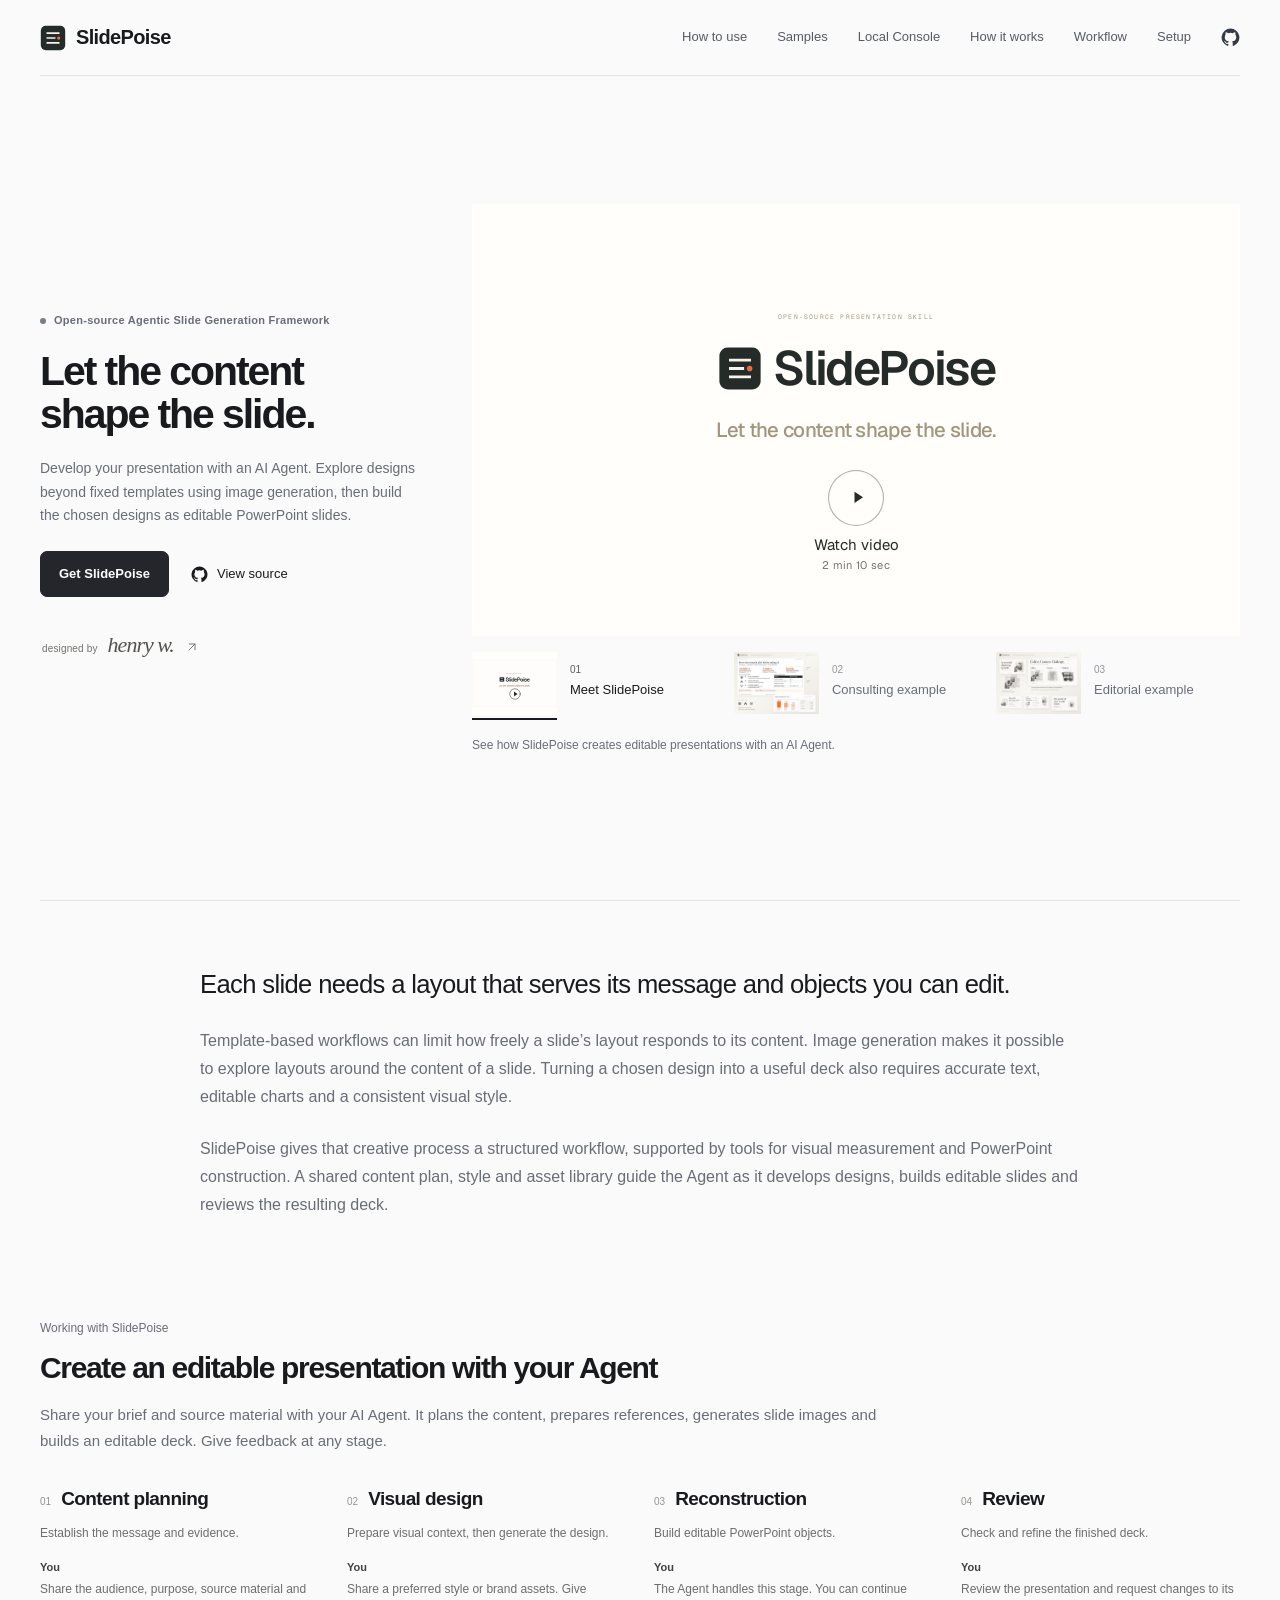
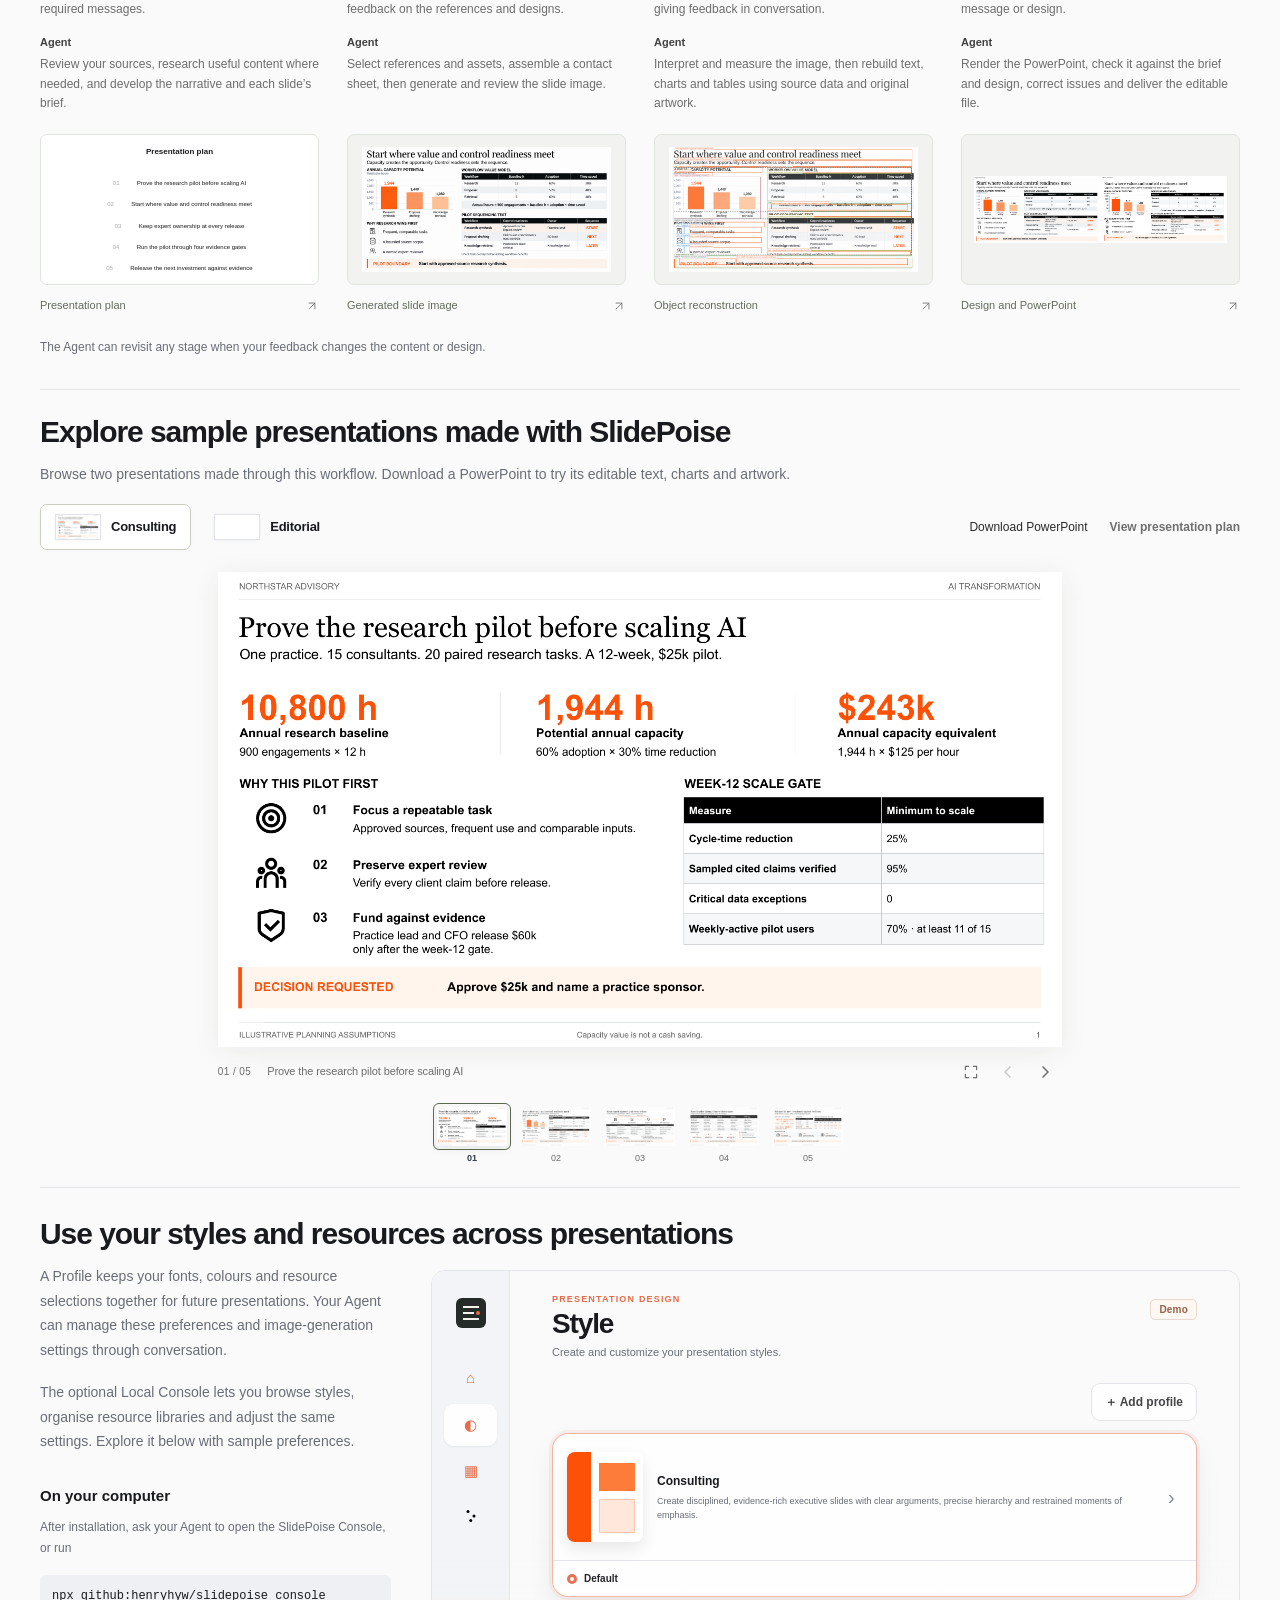
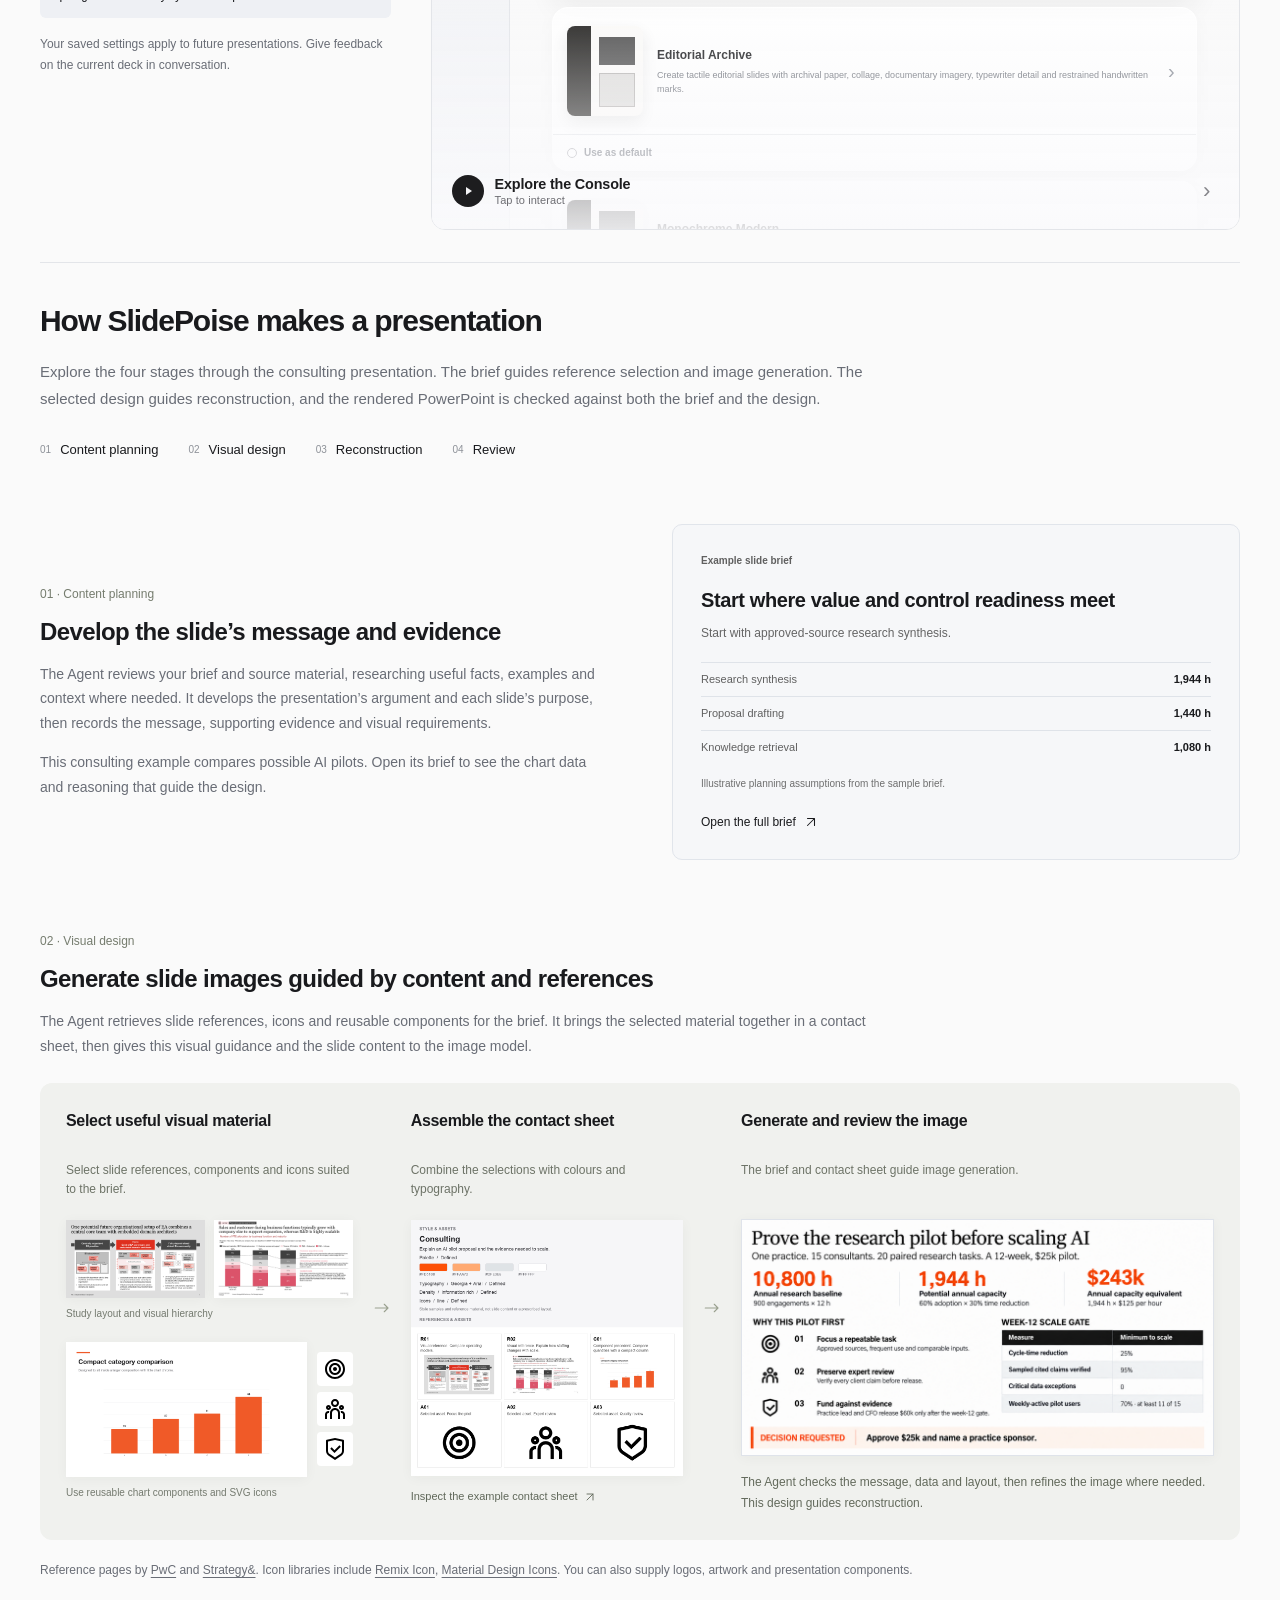
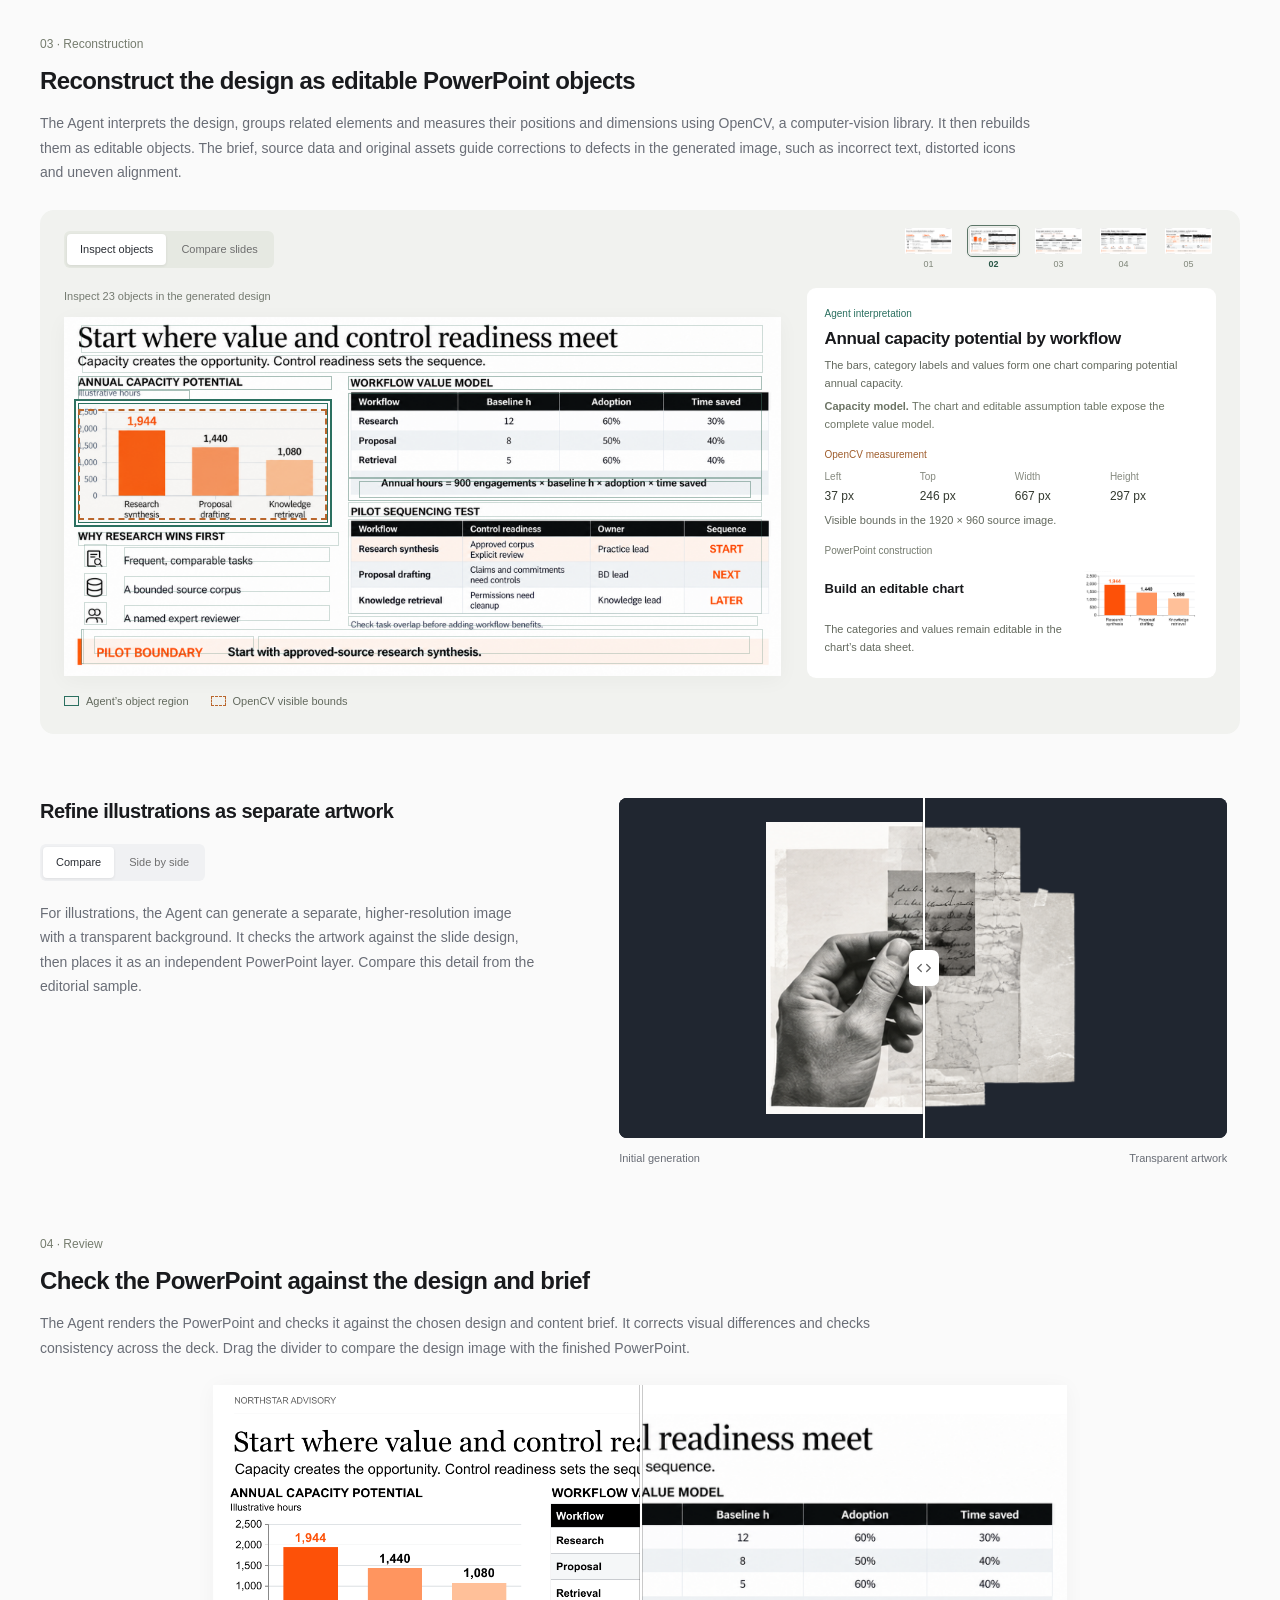
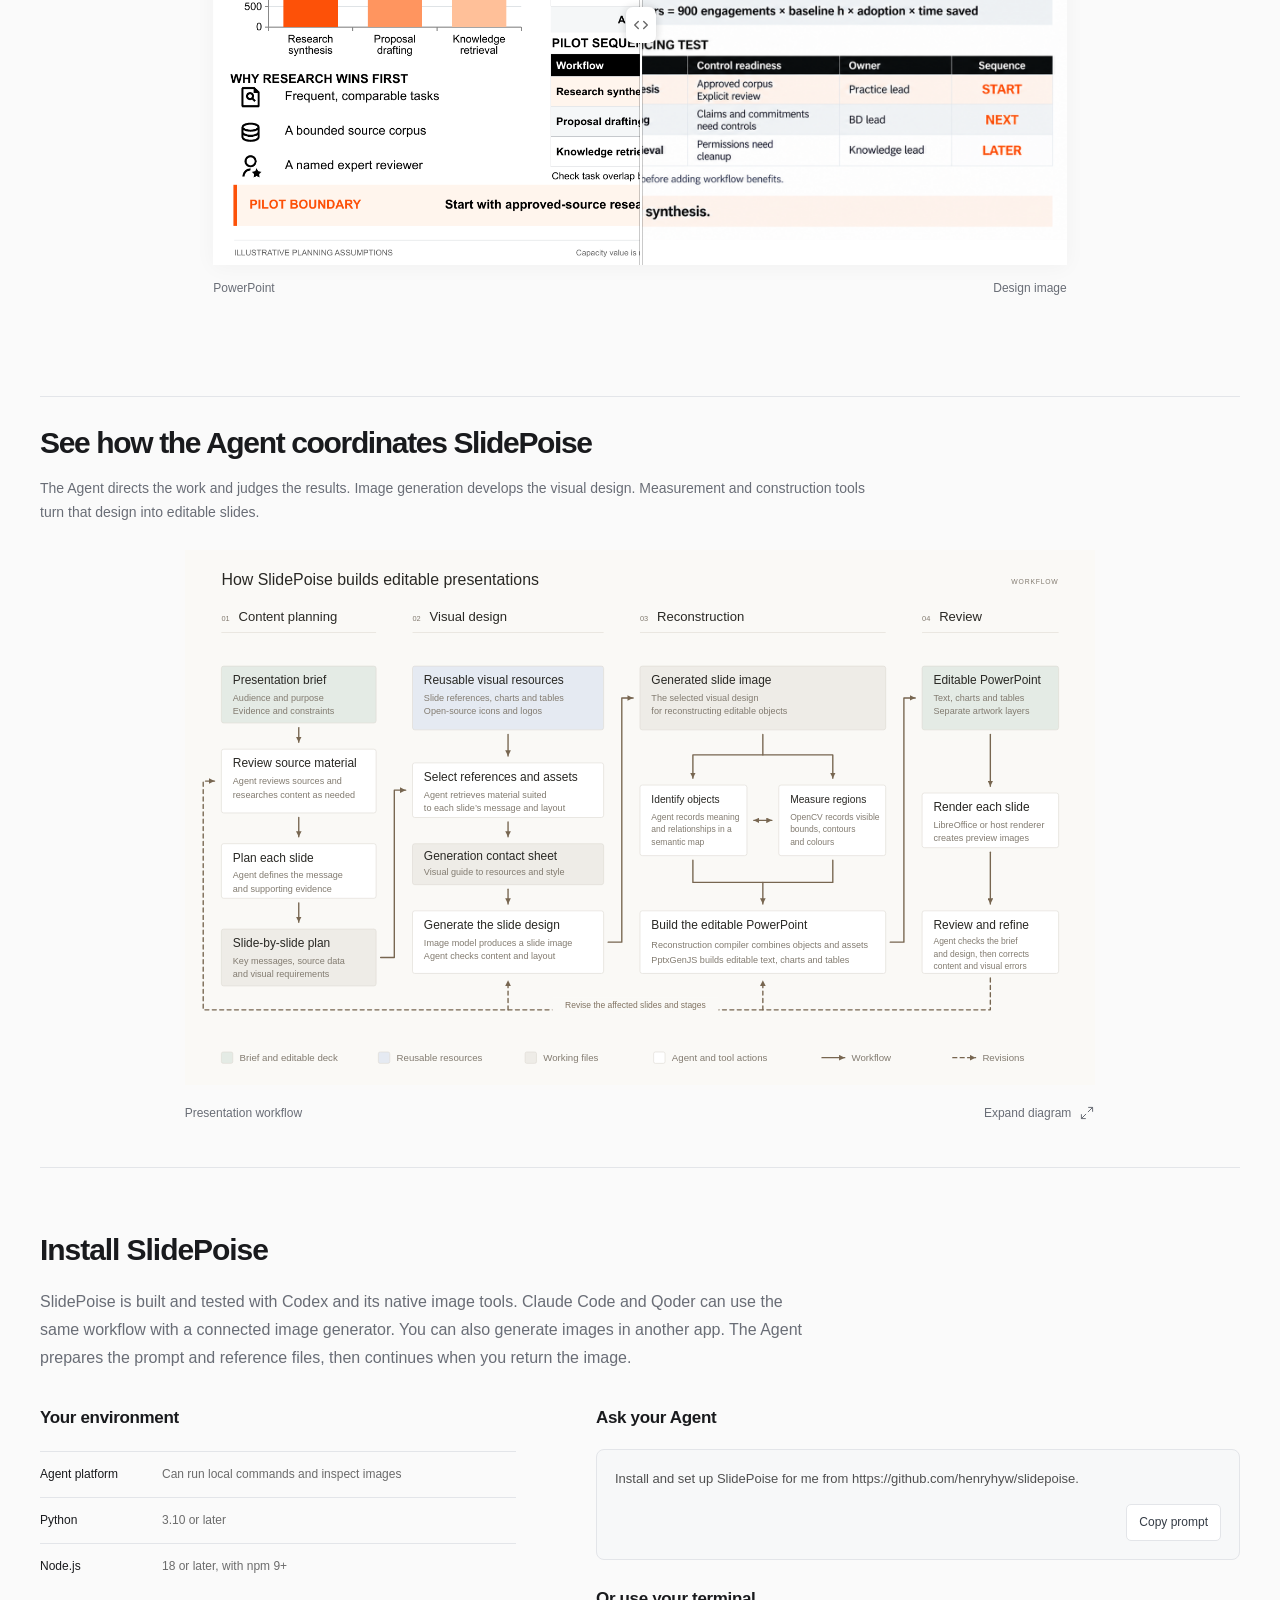
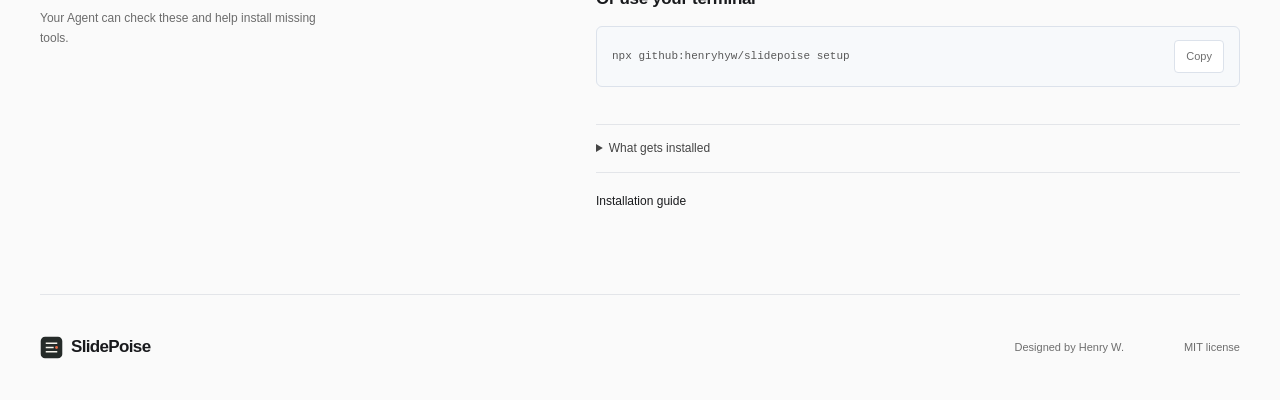
<file: docs/site/index.html>
<!doctype html>
<html lang="en">
<head>
  <meta charset="utf-8">
  <meta name="viewport" content="width=device-width, initial-scale=1">
  <title>SlidePoise</title>
  <link rel="canonical" href="https://slidepoise.github.io/">
  <script>location.replace('/' + location.search + location.hash);</script>
</head>
<body><p><a href="/">Open SlidePoise</a></p></body>
</html>
</file>
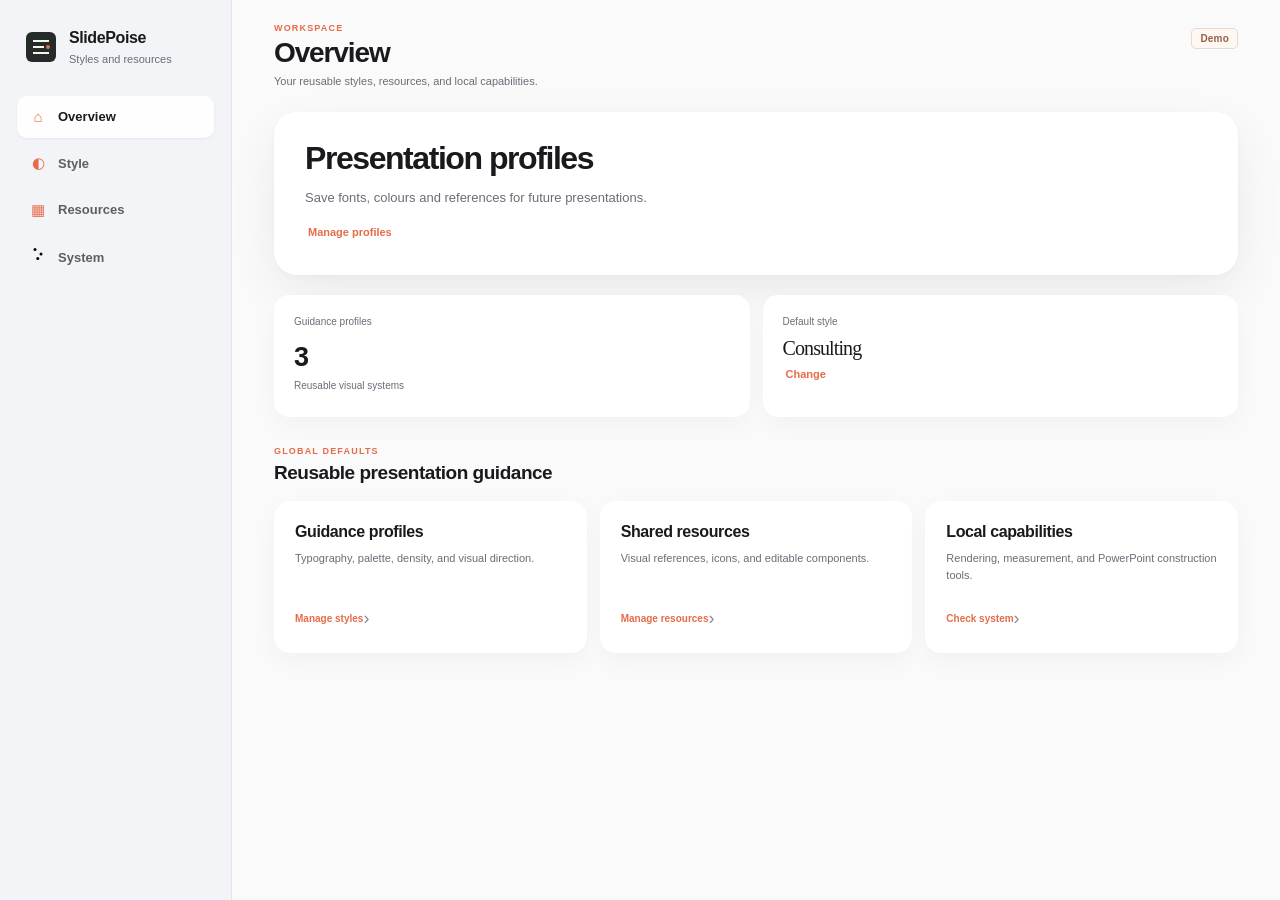
<file: docs/site/console-demo/index.html>
<!doctype html>
<html lang="en">
<head>
<meta http-equiv="Content-Security-Policy" content="default-src 'self' data:; script-src 'self'; style-src 'self' 'unsafe-inline'; img-src 'self' data: blob:; connect-src 'none'; form-action 'none'; object-src 'none'; base-uri 'none'">
  <meta charset="utf-8">
  <meta name="viewport" content="width=device-width, initial-scale=1">
  <title>SlidePoise Console demo</title>
  <link rel="icon" href="mark.svg" type="image/svg+xml">
  <link rel="stylesheet" href="styles.css?v=c92d4713db13">
<link rel="stylesheet" href="demo.css?v=ea07b0532300"></head>
<body>
  <div class="app-shell">
    <aside class="sidebar">
      <div class="brand"><img class="brand-mark" src="mark.svg" width="32" height="32" alt=""><div><strong>SlidePoise</strong><small>Styles and resources</small></div></div>
      <nav aria-label="Primary">
        <button class="nav-item active" data-view="overview"><span class="nav-icon">⌂</span><span>Overview</span></button>
        <button class="nav-item" data-view="design"><span class="nav-icon">◐</span><span>Style</span></button>
        <button class="nav-item" data-view="resources"><span class="nav-icon">▦</span><span>Resources</span></button>
        <button class="nav-item" data-view="system"><span class="nav-icon"><svg viewBox="0 0 18 18" aria-hidden="true" focusable="false"><path d="M2.25 4.5h2.25m3 0h8.25M2.25 9h8.25m3 0h2.25M2.25 13.5h5m3 0h5.5"/><circle cx="6" cy="4.5" r="1.5"/><circle cx="12" cy="9" r="1.5"/><circle cx="8.75" cy="13.5" r="1.5"/></svg></span><span>System</span></button>
      </nav>
      
    </aside>
    <main>
      <header class="topbar"><div><p class="eyebrow" id="view-eyebrow">WORKSPACE</p><h1 id="view-title" tabindex="-1">Overview</h1><p id="view-description" class="view-description"></p></div><span class="demo-badge">Demo</span></header>
      <section class="view active" id="view-overview">
        <div class="hero-panel"><div><h2>Presentation profiles</h2><p>Save fonts, colours and references for future presentations.</p><button class="text-button" data-view="design">Manage profiles</button></div></div>
        <div class="overview-metrics" id="metrics"></div>
        <div class="overview-guidance">
        <div class="section-heading"><div><p class="eyebrow">GLOBAL DEFAULTS</p><h3>Reusable presentation guidance</h3></div></div>
        <div class="overview-links"><button class="overview-link" data-view="design"><h4>Guidance profiles</h4><p>Typography, palette, density, and visual direction.</p><span class="open-label">Manage styles <b>›</b></span></button><button class="overview-link" data-view="resources"><h4>Shared resources</h4><p>Visual references, icons, and editable components.</p><span class="open-label">Manage resources <b>›</b></span></button><button class="overview-link" data-view="system"><h4>Local capabilities</h4><p>Rendering, measurement, and PowerPoint construction tools.</p><span class="open-label">Check system <b>›</b></span></button></div>
        </div>
      </section>
      <section class="view" id="view-design"><div id="profile-chooser"></div><div class="design-settings" id="design-settings"></div></section>
      <section class="view" id="view-resources"><div class="library-grid" id="library-grid"></div></section>
      <section class="view" id="view-system"><div id="system-settings"></div><div class="health-grid" id="health-grid"></div></section>
    </main>
  </div>
  <dialog id="editor-dialog"><form id="editor-form"><div class="dialog-heading"><div><p class="eyebrow" id="editor-scope"></p><h2 id="editor-title"></h2></div><button type="button" class="icon-button" data-close aria-label="Close">×</button></div><div id="editor-fields"></div><p class="setting-help" id="editor-help"></p><p id="editor-error" class="error-message" role="alert" hidden></p><div class="dialog-actions"><button type="button" class="quiet-button" data-close>Cancel</button><button class="primary-button" id="editor-save" type="submit">Save changes</button></div></form></dialog>
  <dialog id="preview-dialog"><div class="preview-shell"><div class="dialog-heading"><h2 id="preview-title">Preview</h2><button class="icon-button" data-close aria-label="Close">×</button></div><div id="preview-body"></div></div></dialog>
  <dialog id="library-dialog" class="collection-dialog"><div class="dialog-heading"><div><p class="eyebrow">LIBRARY SET</p><h2 id="library-title"></h2></div><button class="icon-button" data-close aria-label="Close set">×</button></div><div id="library-detail"></div></dialog>
  <dialog id="profile-dialog" class="collection-dialog"><div class="dialog-heading"><div><p class="eyebrow" id="profile-dialog-scope">GUIDANCE PROFILE</p><h2 id="profile-title"></h2></div><button class="icon-button" data-close aria-label="Close profile">×</button></div><div id="profile-content"></div></dialog>
  <dialog id="component-dialog" class="component-dialog"><div class="dialog-heading"><div><p class="eyebrow">NATIVE COMPONENT</p><h2 id="component-title"></h2></div><button class="icon-button" data-close aria-label="Close component">×</button></div><div id="component-content"></div></dialog>
  <dialog id="resources-dialog" class="collection-dialog resource-picker-dialog"><form id="resource-picker-form"><div class="dialog-heading"><div><p class="eyebrow" id="resource-picker-scope">PROFILE RESOURCES</p><h2 id="resource-picker-title">Choose resources</h2></div><button type="button" class="icon-button" data-close aria-label="Close resource selection">×</button></div><p class="resource-picker-intro">Choose entire sets or individual items. Shared edits are available to every profile that uses them.</p><div class="resource-tabs" id="resource-picker-tabs" role="tablist" aria-label="Resource types"></div><div id="resource-picker-content" role="tabpanel"></div><p id="resource-picker-error" class="error-message" role="alert" hidden></p><div class="resource-picker-footer"><span id="resource-picker-summary" role="status"></span><div class="dialog-actions"><button type="button" class="quiet-button" data-close>Cancel</button><button type="submit" class="primary-button" id="resource-picker-save">Save selection</button></div></div></form></dialog>
  <div id="toast" class="toast" role="status" hidden></div>
  <script src="dialog-dismiss.js?v=223bb634b0a7"></script>
  <script src="fixtures.js?v=b678305aaf90"></script><script src="adapter.js?v=9f2168ec5a44"></script><script src="app.js?v=e016c5199d9a"></script>
  <script src="authoring.js?v=ef7faade2011"></script>
  <script src="components.js?v=c52e44830af6"></script>
  <script src="resources.js?v=2ff5988be864"></script>
</body>
</html>
</file>
<file: docs/site/styles.css>
@charset "UTF-8";
:root {
  color-scheme: light;
  --paper: #fafafa;
  --surface: #fff;
  --ink: #191a1d;
  --muted: #696d76;
  --line: #e3e5e9;
  --accent: #6a6a6a;
  --ease-out: cubic-bezier(.23, 1, .32, 1);
  font-family: -apple-system, BlinkMacSystemFont, "Segoe UI", sans-serif;
  font-synthesis: none;
}
* { box-sizing: border-box; }
html { scroll-behavior: auto; scroll-padding-top: 100px; }
body { margin: 0; color: var(--ink); background: var(--paper); font-size: 15px; line-height: 1.55; -webkit-font-smoothing: antialiased; }
button, input, select { font: inherit; }
button, a, input { -webkit-tap-highlight-color: transparent; }
button { cursor: pointer; color: inherit; }
a { color: inherit; text-decoration: none; }
img { display: block; max-width: 100%; }
svg { width: 20px; height: 20px; fill: none; stroke: currentColor; stroke-width: 1.5; stroke-linecap: round; stroke-linejoin: round; flex: 0 0 auto; }
button:disabled { cursor: default; opacity: .35; }
[hidden] { display: none !important; }
:focus-visible { outline: 2px solid var(--accent); outline-offset: 4px; }
h1, h2, h3, h4, p, figure { margin: 0; }
h1, h2, h3, h4 { text-wrap: balance; }
h1, h2 { font-weight: 550; letter-spacing: -.045em; }
button, .button { transition: background-color 140ms ease, border-color 140ms ease, color 140ms ease, transform 120ms var(--ease-out); }
body[data-input="pointer"] button:not(.content-card):not(.design-image-open):active, body[data-input="pointer"] .button:active { transform: scale(.98); }
.page-width { width: min(1240px, calc(100% - 80px)); margin-inline: auto; }
.site-header { background: #fafafa; position: sticky; top: 0; z-index: 30; }
.header-inner { height: 76px; display: flex; justify-content: space-between; align-items: center; border-bottom: 1px solid var(--line); }
.wordmark { display: inline-flex; align-items: center; gap: 10px; font-size: 20px; font-weight: 650; letter-spacing: -.65px; }
.site-header nav { display: flex; align-items: center; gap: 30px; font-size: 13px; font-weight: 500; color: #575b63; }
.site-header nav > a { padding-block: 12px; }
.button { display: inline-flex; gap: 25px; align-items: center; justify-content: center; padding: 12px 18px; background: #25262b; border: 1px solid #25262b; border-radius: 7px; color: #fff; font-size: 13px; font-weight: 550; min-height: 44px; }
.quiet-link { display: inline-flex; align-items: center; gap: 13px; font-size: 13px; font-weight: 500; padding-block: 11px; }
.hero { text-align: center; padding: 48px 0 47px; }
.eyebrow { font-size: 11px; font-weight: 550; letter-spacing: .025em; line-height: 1.5; color: var(--muted); }
.hero .eyebrow { display: inline-flex; align-items: center; gap: 8px; font-size: 12px; }
.status-dot { width: 6px; height: 6px; background: #787e85; border-radius: 50%; }
h1 { font-size: clamp(48px, 5.1vw, 70px); line-height: 1.04; margin-top: 20px; letter-spacing: -.055em; }
.hero-description { max-width: 625px; margin: 20px auto 0; color: var(--muted); font-size: 15px; line-height: 1.6; text-wrap: pretty; }
.hero-actions { display: flex; justify-content: center; align-items: center; gap: 26px; margin-top: 23px; }
.designer-credit { display: inline-flex; align-items: baseline; gap: 10px; min-height: 44px; margin-top: 28px; padding: 7px 2px; color: #55534e; text-align: left; white-space: nowrap; transform-origin: left center; transition: color 180ms ease, transform 120ms var(--ease-out); }
.designer-credit-label { color: #73716d; font-size: 10px; font-weight: 400; letter-spacing: .015em; }
.designer-credit-name { font-family: Georgia, "Times New Roman", serif; font-size: 22px; font-style: italic; font-weight: 400; line-height: 1.15; letter-spacing: -.045em; }
.designer-credit .designer-credit-arrow { align-self: center; width: 12px; height: 12px; margin-left: 2px; stroke-width: 1.25; color: #73716d; transition: transform 180ms var(--ease-out), color 180ms ease; }
.designer-credit:focus-visible { outline-offset: 5px; }
body[data-input="pointer"] .designer-credit:active { transform: scale(.98); }
@media (hover: hover) and (pointer: fine) {
  .designer-credit:hover { color: #36352f; }
  .designer-credit:hover .designer-credit-arrow { color: #55534e; transform: translate(2px, -2px); }
}
@media (prefers-reduced-motion: reduce) {
  .designer-credit, .designer-credit .designer-credit-arrow { transform: none !important; }
}
.section-heading { display: flex; justify-content: space-between; align-items: flex-end; gap: 40px; margin-bottom: 26px; }
.section-heading h2 { font-size: 28px; line-height: 1.25; letter-spacing: -.035em; }
.section-heading > p { font-size: 12px; line-height: 1.6; color: var(--muted); flex-shrink: 0; }
.load-state { padding: 40px; color: var(--muted); font-size: 13px; background: #f1f2f4; border: 1px solid var(--line); border-radius: 10px; }
.load-state p + p, .load-state p + a { margin-top: 10px; }
.studio { outline: none; }
.studio-frame { background: var(--surface); overflow: hidden; }
.viewer-toolbar { display: flex; align-items: center; gap: 20px; min-height: 61px; padding: 10px 16px; border-bottom: 1px solid var(--line); }
.mode-controls { display: inline-flex; align-items: stretch; padding: 3px; border-radius: 6px; background: #f0f1f3; flex-shrink: 0; gap: 2px; }
.mode-controls button { background: transparent; border: 0; border-radius: 4px; padding: 6px 13px; min-height: 31px; color: #6e6e6e; font-size: 11px; font-weight: 500; }
.mode-controls button[aria-pressed="true"] { background: #fff; color: #292d33; box-shadow: 0 1px 3px #22222217; }
.toolbar-hint { font-size: 11px; color: #6e6e6e; white-space: nowrap; }
.viewer-tools { display: flex; align-items: center; gap: 7px; margin-left: auto; }
.tool-button { display: inline-flex; align-items: center; justify-content: center; gap: 7px; font-size: 11px; font-weight: 500; border: 1px solid transparent; background: transparent; border-radius: 5px; padding: 7px 8px; min-height: 34px; color: #626873; }
.tool-button svg { width: 16px; height: 16px; }
.tool-button[aria-expanded="true"] { border-color: #dcdfe7; background: #f1f3f7; color: #383838; }
.object-count { color: #6e6e6e; font-size: 10px; font-variant-numeric: tabular-nums; }
.icon-button { display: inline-flex; align-items: center; justify-content: center; border: 0; background: transparent; border-radius: 5px; width: 34px; height: 34px; flex: 0 0 auto; color: #6e6e6e; cursor: pointer; padding: 6px; }
.studio-workspace { display: grid; grid-template-columns: 108px minmax(0, 1fr); }
.studio-workspace[data-inspector="open"] { grid-template-columns: 108px minmax(0, 1fr) 260px; }
.slide-strip { display: flex; flex-direction: column; gap: 14px; padding: 19px 13px 17px; background: #f9fafb; border-right: 1px solid var(--line); overflow-y: auto; max-height: none; }
.slide-thumb { background: none; border: 0; text-align: left; padding: 0; width: 100%; flex-shrink: 0; border-radius: 3px; }
.slide-thumb img { width: 100%; aspect-ratio: 16/9; object-fit: contain; background: white; border: 0; border-radius: 2px; opacity: .78; }
.slide-thumb[aria-current="true"] img { opacity: 1; outline: 2px solid #5d6874; outline-offset: 3px; box-shadow: 0 3px 9px #26333f18; }
.slide-thumb span { display: block; text-align: center; color: #6e6e6e; font-size: 9px; line-height: 1; margin-top: 8px; font-variant-numeric: tabular-nums; }
.slide-thumb[aria-current="true"] span { color: #303a45; font-weight: 650; }
.canvas-column { min-width: 0; display: flex; flex-direction: column; background: #f0f2f5; }
.canvas-wrap { display: flex; align-items: center; justify-content: center; padding: 30px; flex: 1; }
.slide-surface { width: 100%; aspect-ratio: 16/9; position: relative; background: white; box-shadow: 0 1px 3px #28282810, 0 8px 25px #28282810; }
.slide-surface > img { position: absolute; left: 0; top: 0; width: 100%; height: 100%; object-fit: contain; }
.image-error { position: absolute; inset: 0; display: grid; place-content: center; padding: 30px; text-align: center; font-size: 13px; color: var(--muted); background: #fafafa; z-index: 15; }
.slide-caption { display: flex; align-items: center; justify-content: space-between; gap: 12px; padding: 14px 21px; border-top: 1px solid #e4e7eb; min-height: 65px; }
.slide-caption > div:first-child { display: flex; align-items: baseline; gap: 16px; min-width: 0; }
.slide-counter { font-size: 10px; font-variant-numeric: tabular-nums; color: #6e6e6e; flex: 0 0 auto; letter-spacing: .04em; }
.slide-caption h3 { font-size: 11px; line-height: 1.4; font-weight: 500; letter-spacing: -.01em; color: #6e6e6e; text-wrap: initial; }
.slide-arrows { display: flex; gap: 3px; }
.inspector-panel { min-width: 0; width: 260px; background: #fff; border-left: 1px solid var(--line); max-height: 750px; overflow-y: auto; padding: 20px; }
.comparison { position: absolute; inset: 0; overflow: hidden; background: #fff; }
.comparison img { position: absolute; inset: 0; width: 100%; height: 100%; object-fit: contain; }
.comparison-render { clip-path: inset(0 50% 0 0); }
.comparison-divider { position: absolute; left: 50%; top: 0; bottom: 0; width: 2px; background: #fff; box-shadow: 0 0 0 1px #2e2e2e40; pointer-events: none; z-index: 2; }
.comparison-divider > span { position: absolute; top: 50%; left: 1px; transform: translate(-50%, -50%); display: grid; place-content: center; width: 30px; height: 36px; border-radius: 7px; background: #fff; box-shadow: 0 1px 9px #20202033; color: #686868; }
.comparison-divider svg { width: 18px; height: 18px; }
.reveal { position: absolute; inset: 0; z-index: 3; width: 100%; height: 100%; margin: 0; appearance: none; opacity: 0; cursor: ew-resize; touch-action: pan-y; }
.reveal:focus-visible { outline: none; }
.comparison:has(.reveal:focus-visible) .comparison-divider span,
.artwork-comparison:has(.reveal:focus-visible) .comparison-divider span { outline: 2px solid #6e6e6e; outline-offset: 3px; }
.comparison-help { display: flex; justify-content: space-between; gap: 12px; margin: -8px 30px 17px; font-size: 10px; color: #6e6e6e; }
.comparison-help span:nth-child(2) { color: #6e6e6e; }
.generated-content-note { margin: 0 21px 13px; font-size: 10px; line-height: 1.6; color: #6e6e6e; }
.download-links { display: flex; align-items: center; gap: 8px; flex-wrap: wrap; }
.download-links a { font-size: 10px; font-weight: 500; color: #545454; padding: 6px 7px; border-radius: 4px; }
.download-links a:first-child { color: #2a2a2a; background: #f1f3f7; }
.download-links a span { margin-left: 4px; color: #6e6e6e; }
.deck-context { display: flex; align-items: center; gap: 24px; padding: 17px 22px 20px; color: #6e6e6e; font-size: 11px; line-height: 1.7; border-top: 1px solid var(--line); }
.deck-context .fine-print { margin-top: 5px; }
.process { padding-top: 64px; padding-bottom: 74px; border-top: 1px solid var(--line); }
.process .section-heading { margin-bottom: 30px; }
.site-footer { min-height: 106px; display: flex; align-items: center; justify-content: space-between; gap: 24px; border-top: 1px solid var(--line); }
.site-footer .wordmark { font-size: 17px; gap: 8px; }
.site-footer .footer-credit { color: #6e6e6e; font-size: 11px; margin-left: auto; }
.site-footer > a:last-child { font-size: 11px; color: #6e6e6e; margin-left: 36px; }
dialog { border: 1px solid #dce1e8; border-radius: 12px; box-shadow: 0 15px 80px #20202035; color: var(--ink); background: #fff; }
dialog::backdrop { background: #1a1a1a70; backdrop-filter: blur(4px); }
body:has(dialog[open]) { overflow: hidden; }
.artifact-dialog { width: min(1160px, calc(100% - 48px)); max-height: calc(100dvh - 48px); padding: 0; }
.dialog-header { display: flex; justify-content: space-between; align-items: center; gap: 30px; border-bottom: 1px solid var(--line); padding: 20px 24px; }
.dialog-header .eyebrow { font-size: 10px; }
.dialog-header h2 { font-size: 18px; line-height: 1.35; letter-spacing: -.025em; margin-top: 5px; }
.dialog-actions { display: flex; align-items: center; gap: 15px; flex-shrink: 0; }
.dialog-actions .tool-button { min-height: 34px; }
.artifact-body { background: #f1f3f6; padding: 24px; min-height: 250px; max-height: calc(100dvh - 235px); overflow: auto; display: flex; align-items: flex-start; justify-content: center; }
.artifact-body > img { object-fit: contain; max-height: calc(100dvh - 290px); width: 100%; align-self: center; }
.artifact-slide-frame { position: relative; width: 100%; max-height: calc(100dvh - 290px); background: #fff; box-shadow: 0 1px 3px #28282810; overflow: hidden; align-self: center; }
.artifact-slide-frame > img { position: absolute; object-fit: contain; }
.artifact-body object { width: 100%; height: calc(100dvh - 290px); border: 0; }
.dialog-description { margin: 0; padding: 16px 24px 19px; font-size: 12px; line-height: 1.6; color: #6e6e6e; }
.artifact-loading, .artifact-unavailable { width: 100%; min-height: 230px; display: grid; place-content: center; text-align: center; font-size: 13px; color: #6e6e6e; max-width: 500px; }
.artifact-unavailable p + p { margin-top: 12px; }
.outline-document { background: #fff; max-width: 780px; width: 100%; padding: 40px 48px; color: #404040; border: 1px solid #e0e5ed; box-shadow: 0 2px 5px #44444405; }
.outline-document h3 { font-size: 26px; line-height: 1.25; letter-spacing: -.035em; margin-top: 12px; font-weight: 550; }
.outline-throughline { font-size: 13px; line-height: 1.6; margin-top: 20px; color: #6e6e6e; }
.outline-document ol { margin: 28px 0 0; padding: 0; list-style: none; counter-reset: outline; }
.outline-document li { display: grid; grid-template-columns: 24px minmax(0, 1fr); gap: 12px; align-items: center; border-top: 1px solid #e7ebf1; padding: 10px 0; counter-increment: outline; }
.outline-document li::before { content: counter(outline, decimal-leading-zero); color: #6e6e6e; font-size: 11px; font-variant-numeric: tabular-nums; }
.outline-document li p { font-size: 13px; font-weight: 500; }
.outline-slide { display: grid; grid-template-columns: 114px minmax(0, 1fr); align-items: center; gap: 17px; width: 100%; padding: 8px; border: 1px solid transparent; border-radius: 6px; background: transparent; text-align: left; }
.outline-slide img { width: 100%; aspect-ratio: 16/9; object-fit: contain; border: 1px solid #e1e5ed; }
.outline-message { font-size: 13px; line-height: 1.55; font-weight: 500; }
.install-command { display: flex; align-items: center; gap: 10px; border: 1px solid #dce2eb; border-radius: 6px; padding: 12px; margin-top: 27px; background: #f7f9fb; }
.install-command code { font-size: 10px; line-height: 1.6; color: #6e6e6e; overflow-wrap: anywhere; min-width: 0; }
.install-command button { border: 1px solid #dce2eb; border-radius: 4px; background: #fff; color: #6e6e6e; font-size: 10px; padding: 6px 9px; margin-left: auto; flex: 0 0 auto; }
.copy-status { min-height: 25px; padding-top: 7px; font-size: 11px; color: #6e6e6e; }
.viewer-dialog { width: min(1600px, calc(100% - 48px)); height: calc(100dvh - 48px); max-width: none; max-height: none; padding: 0; overflow: hidden; }
.viewer-dialog[open] { display: flex; flex-direction: column; }
.viewer-dialog .studio-frame { width: 100%; flex: 1; min-height: 0; border: 0; border-radius: 0; display: flex; flex-direction: column; box-shadow: none; overflow: hidden; }
.viewer-dialog .studio-workspace { flex: 1; min-height: 0; overflow: hidden; }
.viewer-dialog .slide-strip, .viewer-dialog .inspector-panel { max-height: none; }
.viewer-dialog .canvas-column, .viewer-dialog .canvas-wrap { min-height: 0; }
.viewer-dialog .slide-surface { width: min(100%, calc((100dvh - 290px) * 16 / 9)); }
.viewer-dialog .viewer-toolbar { min-height: 61px; padding-inline: 20px; }
.sr-only { position: absolute; width: 1px; height: 1px; padding: 0; margin: -1px; overflow: hidden; clip: rect(0,0,0,0); white-space: nowrap; border: 0; }
.skip-link { position: fixed; top: -100px; left: 18px; z-index: 100; padding: 12px 18px; border-radius: 5px; background: #fff; box-shadow: 0 3px 20px #0002; }
.skip-link:focus { top: 16px; }
.noscript { padding: 18px; position: fixed; bottom: 0; inset-inline: 0; background: #fff; border-top: 1px solid #ddd; font-size: 12px; }
.noscript a { text-decoration: underline; }
@media (hover: hover) and (pointer: fine) {
  .button:hover { background: #42444a; border-color: #42444a; }
  .site-header nav > a:hover { color: #191a1d; }
  .quiet-link:hover { color: #555b64; }
  .tool-button:hover:not(:disabled), .icon-button:hover:not(:disabled), .download-links a:hover { background: #e9edf4; color: #464646; }
  .mode-controls button:hover:not(:disabled):not([aria-pressed="true"]) { color: #444444; background: #e4e7eb; }
  .slide-thumb:hover img { opacity: 1; }
}

.github-icon { fill: currentColor; stroke: none; width: 19px; height: 19px; }
.github-link { display: inline-flex; align-items: center; justify-content: center; color: #353b46; }
.source-link { gap: 9px; }
.source-link .github-icon { width: 17px; height: 17px; }
section[tabindex="-1"]:focus { outline: none; }
.samples { padding-block: 72px 82px; border-top: 1px solid var(--line); }
.samples-container { border: 1px solid #dce0e6; border-radius: 10px; background: #fff; overflow: hidden; box-shadow: 0 2px 4px #26262605, 0 12px 40px #26262606; }
.sample-chooser { display: grid; grid-template-columns: repeat(2, minmax(0, 1fr)); grid-auto-rows: 1fr; gap: 16px; padding: 18px; border-bottom: 1px solid var(--line); background: #f5f6f8; }
.sample-option { display: grid; grid-template-columns: 148px minmax(0, 1fr); gap: 19px; align-items: center; width: 100%; padding: 12px; border: 1px solid #e1e4e9; border-radius: 7px; text-align: left; background: #f9fafb; }
.sample-option > img { width: 100%; aspect-ratio: 16/9; object-fit: contain; background: #fff; border: 1px solid #e0e3e9; box-shadow: 0 1px 4px #2626260a; }
.sample-option-caption { min-width: 0; display: flex; flex-direction: column; gap: 7px; align-items: flex-start; }
.sample-option-title { font-size: 15px; font-weight: 550; letter-spacing: -.02em; line-height: 1.35; text-wrap: balance; }
.sample-option-meta { font-size: 10px; color: #696969; line-height: 1.4; }
.sample-selected { visibility: hidden; font-size: 9px; color: #616161; line-height: 1.3; }
.sample-option[aria-pressed="true"] .sample-selected { visibility: visible; }
.sample-selected::before { content: ""; display: inline-block; width: 5px; height: 5px; border-radius: 50%; background: #6a6a6a; margin-right: 6px; vertical-align: 1px; }
.sample-option[aria-pressed="true"] { background: #fff; border-color: #9c9c9c; box-shadow: 0 1px 3px #2e2e2e0b; }
.architecture-heading { align-items: flex-start; }
.walkthrough > .walkthrough-step { padding-top: 22px; }
.walkthrough-heading { display: block; margin-bottom: 25px; }
.walkthrough-heading h3 { font-size: 21px; line-height: 1.4; font-weight: 550; letter-spacing: -.025em; }
.principle-number { font-size: 11px; color: #707070; font-variant-numeric: tabular-nums; padding-top: 6px; }
.design-demonstration { display: grid; grid-template-columns: .7fr 20px 1.3fr; gap: 20px; }
.actor-label { display: block; font-size: 10px; font-weight: 550; color: #606060; line-height: 1.6; }
.argument-panel { display: flex; flex-direction: column; align-items: flex-start; min-width: 0; }
.argument-message { font-size: 20px; line-height: 1.4; font-weight: 550; letter-spacing: -.02em; margin-top: 17px; }
.argument-decision { font-size: 12px; color: #656565; line-height: 1.6; margin-top: 10px; }
.argument-support { width: 100%; }
.brief-values { display: block; margin: 19px 0 0; width: 100%; }
.brief-value { display: flex; align-items: baseline; justify-content: space-between; gap: 18px; font-size: 11px; border-top: 1px solid #dfe3e9; padding-block: 8px; }
.brief-value > :first-child { color: #606060; }
.brief-value > :last-child { font-variant-numeric: tabular-nums; font-weight: 550; white-space: nowrap; margin: 0; }
.evidence-note { font-size: 10px; line-height: 1.65; color: #6e6e6e; margin-top: 12px; }
.composition-panel { min-width: 0; }
.composition-panel { display: flex; flex-direction: column; align-items: flex-start; }
.composition-panel > .actor-label { margin-bottom: 15px; }
.composition-image { display: block; width: 100%; overflow: hidden; position: relative; border: 1px solid #dfe3ea; background: #fff; }
.composition-image > img { width: 100%; }
.walkthrough-chart-region { position: absolute; border: 1.5px solid #6f6f6f; box-shadow: 0 0 0 1px #fff9; pointer-events: none; }
.walkthrough > .reconstruction-step { margin-top: 7px; }
.reconstruction-demonstration { display: grid; grid-template-columns: minmax(0, 1fr) 44px minmax(0, 1fr); grid-template-rows: repeat(2, 1fr); gap: 16px 0; align-items: center; }
#walkthrough-semantic-open { grid-column: 1; grid-row: 1; }
#walkthrough-measurement-open { grid-column: 1; grid-row: 2; }
#walkthrough-native-open { grid-column: 3; grid-row: 1 / 3; }
.reconstruction-join { grid-column: 2; grid-row: 1 / 3; align-self: stretch; position: relative; color: #969b9f; }
.reconstruction-join::before { content: ''; position: absolute; inset: 25% 50% 25% 0; border-block: 1px solid; border-right: 1px solid; }
.reconstruction-join::after { content: ''; position: absolute; top: 50%; left: 50%; right: 3px; border-top: 1px solid; }
.reconstruction-join i { position: absolute; right: 3px; top: calc(50% - 3px); width: 7px; height: 7px; border-top: 1px solid; border-right: 1px solid; transform: rotate(45deg); }
@media (min-width: 1100px) {
  .walkthrough > .reconstruction-step { display: grid; grid-template-columns: minmax(0, .85fr) minmax(0, 1.8fr); gap: 48px; margin-top: 44px; align-items: center; }
  .reconstruction-step > .walkthrough-heading { margin: 0; }
}
@media (max-width: 600px) {
  .reconstruction-demonstration { grid-template-columns: minmax(0, 1fr) 22px; grid-template-rows: auto auto 32px auto; gap: 14px 0; align-items: stretch; }
  #walkthrough-measurement-open { grid-column: 1; grid-row: 2; }
  #walkthrough-native-open { grid-column: 1 / 3; grid-row: 4; width: 100%; }
  .reconstruction-join { grid-column: 2; grid-row: 1 / 4; }
  .reconstruction-join::before { inset: 23% 50% 14% 0; }
  .reconstruction-join::after { top: 86%; left: 50%; right: auto; bottom: 3px; border-top: 0; border-left: 1px solid; }
  .reconstruction-join i { top: auto; bottom: 3px; right: calc(50% - 4px); transform: rotate(135deg); }
}
.reconstruction-evidence { min-width: 0; display: flex; flex-direction: column; align-items: flex-start; }
.explanation-graphic { display: block; width: 100%; margin-block: 20px 16px; border: 1px solid #e0e3db; border-radius: 6px; background: #f9faf7; overflow: hidden; }
.chart-explainer { display: block; width: 100%; height: auto; stroke: none; font-weight: 400; font-family: var(--font-body, Arial, sans-serif); }
#artifact-body > .chart-explainer { width: min(100%, 850px); margin: auto; background: #f9faf7; border-radius: 8px; }
.evidence-crop { display: block; position: relative; width: 100%; overflow: hidden; background: #fff; border: 1px solid #e0e5ed; margin-block: 20px 16px; }
.evidence-crop > img { position: absolute; max-width: none; object-fit: fill; }
.evidence-caption { display: block; font-size: 12px; line-height: 1.65; color: #636363; }
.architecture-review { margin-top: 25px; }
.asset-system { margin-top: 32px; padding-top: 28px; border-top: 1px solid var(--line); }
.asset-system-copy > p { max-width: 850px; margin-top: 12px; color: #656565; font-size: 13px; line-height: 1.75; text-wrap: pretty; }
.illustration-comparison { display: grid; grid-template-columns: repeat(2, minmax(0, 1fr)); gap: 22px; }
.illustration-comparison figure { min-width: 0; }
.illustration-surface { display: grid; place-items: center; height: clamp(200px, 29vw, 340px); padding: 24px; background: #faf8f4; border: 1px solid var(--line); border-radius: 8px; }
.illustration-transparent { background: #202630; border-color: #202630; }
.illustration-surface img { width: auto; height: 100%; max-width: 100%; object-fit: contain; min-height: 0; }
.illustration-comparison figcaption { display: flex; flex-wrap: wrap; justify-content: space-between; gap: 3px 16px; padding-top: 12px; font-size: 11px; color: var(--muted); }
.illustration-comparison figcaption strong { font-weight: 550; color: var(--ink); }
.illustration-heading { display: flex; align-items: center; justify-content: space-between; gap: 18px; flex-wrap: wrap; }
.illustration-heading .mode-controls { flex: 0 0 auto; }
.illustration-compare { width: min(100%, 608px); margin-inline: auto; }
.artwork-comparison { position: relative; height: clamp(200px, 29vw, 340px); overflow: hidden; border-radius: 8px; background: #202630; isolation: isolate; }
.artwork-comparison-layer { position: absolute; inset: 0; background: #202630; }
.artwork-comparison-layer img { position: absolute; inset: 24px; width: calc(100% - 48px); height: calc(100% - 48px); object-fit: contain; }
.illustration-compare figcaption { display: flex; justify-content: space-between; gap: 16px; padding-top: 12px; font-size: 11px; color: var(--muted); }

.workflow-grid { display: grid; grid-template-columns: repeat(4, minmax(0, 1fr)); gap: 24px; align-items: start; }
.workflow-stage { padding: 0; min-width: 0; }
.workflow-stage h4 { display: flex; align-items: baseline; gap: 12px; font-size: 18px; font-weight: 550; letter-spacing: -.025em; }
.workflow-number { font-size: 10px; font-weight: 450; letter-spacing: 0; color: #6d6d6d; font-variant-numeric: tabular-nums; }
.workflow-stage > p { font-size: 12px; line-height: 1.65; color: #6d6d6d; margin-top: 10px; min-height: 40px; }
.workflow-evidence { margin-top: 15px; font-size: 11px; }
.workflow-evidence summary { cursor: pointer; color: #525252; font-weight: 500; list-style: none; border-radius: 6px; }
.workflow-evidence summary::-webkit-details-marker { display: none; }
.workflow-evidence ul { list-style: none; padding: 0; margin: 10px 0 0; }
.workflow-evidence li { border-top: 1px solid var(--line); }
.workflow-evidence button { display: flex; align-items: center; gap: 12px; border: 0; background: transparent; text-align: left; width: 100%; padding: 11px 0; font-size: 11px; font-weight: 500; color: #4e4e4e; line-height: 1.5; }
@media (hover: hover) and (pointer: fine) {
  .sample-option:hover { background: #fff; border-color: #bfbfbf; }
  .sample-option[aria-pressed="true"]:hover { border-color: #919191; }
  .workflow-evidence button:hover { color: #282828; }
}
.motivation { padding-block: 64px 72px; border-top: 1px solid var(--line); }
.motivation-copy { max-width: 880px; margin-inline: auto; color: var(--muted); font-size: 16px; line-height: 1.75; }
.motivation-lead { color: var(--ink); font-size: clamp(21px, 2vw, 27px); line-height: 1.5; letter-spacing: -.025em; }
.motivation-copy p + p { margin-top: 24px; }
.subsection-intro { max-width: 780px; margin-top: 12px; color: var(--muted); font-size: 15px; line-height: 1.75; }
@media (max-width: 800px) {
  .motivation { padding-block: 36px 44px; }
  .motivation-copy, .subsection-intro { font-size: 14px; }
}
.philosophy { border-top: 1px solid var(--line); padding-block: 67px 62px; }
.principle-number { color: #6e6e6e; font-size: 11px; padding-top: 5px; font-variant-numeric: tabular-nums; }
.setup { border-top: 1px solid var(--line); padding-block: 64px 72px; }
.setup .section-heading h2 { font-size: 32px; line-height: 1.2; letter-spacing: -.035em; }
.setup-grid { display: grid; grid-template-columns: .85fr 1.15fr; gap: 80px; margin-top: 33px; }
.setup-grid h3 { font-size: 17px; font-weight: 550; letter-spacing: -.02em; }
.setup-requirements dl { margin: 20px 0; }
.setup-requirements dl > div { display: grid; grid-template-columns: 100px 1fr; gap: 22px; padding-block: 13px; border-top: 1px solid var(--line); font-size: 12px; }
.setup-requirements dt { font-weight: 500; }
.setup-requirements dd { color: #6c6c6c; margin: 0; font-size: 12px; }
.setup-instructions > p:not(.copy-status) { font-size: 13px; color: #6c6c6c; line-height: 1.65; margin-top: 13px; max-width: 530px; }
.setup-instructions code { font-family: ui-monospace, SFMono-Regular, Menlo, monospace; }
.setup .install-command { margin-top: 23px; padding: 13px 15px; }
.setup .install-command code { font-size: 11px; color: #585858; }
.setup .install-command button { min-height: 33px; padding-inline: 11px; font-size: 11px; }
.setup-agent-prompt { margin-top: 18px; padding: 18px; border: 1px solid var(--line); border-radius: 8px; background: #f7f8f9; }
.setup-agent-prompt p { margin: 0; font-size: 13px; line-height: 1.7; color: #505050; overflow-wrap: anywhere; }
.setup-agent-prompt button { display: block; margin: 14px 0 0 auto; padding: 8px 12px; border: 1px solid var(--line); border-radius: 5px; background: #fff; color: #343b45; font-size: 12px; cursor: pointer; transition: background .15s; }
.setup-agent-prompt button:hover { background: #f0f1f2; }
.setup-instructions .setup-terminal-title { margin-top: 26px; }
.setup .setup-terminal-title + .install-command { margin-top: 14px; }
.setup-environment-note { max-width: 280px; font-size: 12px; line-height: 1.7; color: #6c6c6c; }
.setup-details { margin-top: 12px; font-size: 12px; line-height: 1.75; border-block: 1px solid var(--line); padding-block: 13px; color: #6c6c6c; }
.setup-details summary { color: #454545; cursor: pointer; font-weight: 500; }
.setup-details ul { padding-left: 18px; margin-bottom: 10px; }
.setup-details li + li { margin-top: 8px; }
.setup-details code { font-size: 11px; overflow-wrap: anywhere; }
.setup-details p { font-size: 11px; margin-top: 10px; }
.setup-instructions > .quiet-link { font-size: 12px; margin-top: 8px; }
.source-document { background: #fff; border: 1px solid #e1e6ef; width: 100%; max-width: 900px; padding: 32px 36px; }
.source-document h3 { font-size: 23px; font-weight: 550; letter-spacing: -.03em; line-height: 1.3; margin: 10px 0 25px; }
.document-fields { margin: 0; }
.document-field { display: grid; grid-template-columns: minmax(100px, .4fr) minmax(0, 1fr); gap: 13px 24px; border-top: 1px solid #e5eaf2; padding: 12px 0; font-size: 12px; }
.document-field > dt { font-weight: 500; color: #6a6a6a; overflow-wrap: anywhere; }
.document-field > dd { margin: 0; color: #515151; line-height: 1.7; overflow-wrap: anywhere; min-width: 0; }
.document-field > .document-branch { grid-column: 1 / -1; }
.document-group > summary { display: flex; align-items: baseline; justify-content: space-between; gap: 20px; cursor: pointer; color: #565656; font-weight: 500; list-style: none; }
.document-group > summary::before { content: "+"; font-size: 15px; font-weight: 400; margin-right: -11px; }
.document-group[open] > summary::before { content: "−"; }
.document-group > summary > span { margin-right: auto; overflow-wrap: anywhere; }
.document-group > summary > small { font-size: 10px; font-weight: 400; color: #6e6e6e; white-space: nowrap; }
.document-group > .document-fields { padding-left: 18px; margin-top: 13px; border-left: 1px solid #dfe6f0; }
.document-text { font-size: 13px; color: #565656; line-height: 1.85; white-space: pre-wrap; overflow-wrap: anywhere; }

@media (min-width: 1450px) { .hero { padding-top: 60px; padding-bottom: 58px; } }
@media (max-width: 1100px) {
  .page-width { width: calc(100% - 48px); }
  .toolbar-hint { display: none; }
  .canvas-wrap { padding: 22px; }
  .studio-workspace { grid-template-columns: 90px minmax(0, 1fr); }
  .studio-workspace[data-inspector="open"] { grid-template-columns: 90px minmax(0, 1fr) 240px; }
  .inspector-panel { width: 240px; }
  .slide-strip { padding-inline: 11px; }
  .comparison-help span:nth-child(2) { display: none; }
}
@media (max-width: 800px) {
  html { scroll-padding-top: 85px; }
  .page-width { width: calc(100% - 40px); }
  .header-inner { height: 66px; }
  .site-header nav { gap: 22px; }
  .hero { padding: 58px 0 58px; }
  h1 { font-size: 62px; }
  .hero-description { font-size: 15px; max-width: 500px; }
  .section-heading { gap: 24px; }
  .section-heading h2 { font-size: 23px; }
  .section-heading > p { font-size: 11px; }
  .studio-workspace[data-inspector="open"] { grid-template-columns: 90px minmax(0, 1fr); }
  .inspector-panel { width: auto; grid-column: 1 / -1; border-left: 0; border-top: 1px solid var(--line); max-height: 320px; }
  .viewer-dialog .studio-workspace { overflow-y: auto; }
  .viewer-dialog .inspector-panel { max-height: 320px; }
  .viewer-dialog .canvas-column { flex-shrink: 0; }

  .process { padding-top: 46px; }
}
@media (max-width: 560px) {
  .page-width { width: calc(100% - 32px); }
  .header-inner { height: 63px; }
  .wordmark { font-size: 18px; gap: 8px; }
  .wordmark img { width: 24px; height: 24px; }
  .site-header nav { gap: 12px; font-size: 11px; }
  .hero { text-align: left; padding: 47px 0 53px; }
  .hero .eyebrow { font-size: 10px; }
  h1 { font-size: clamp(46px, 12.8vw, 66px); line-height: 1.06; margin-top: 22px; }
  .hero-description { font-size: 14px; line-height: 1.7; margin-top: 21px; }
  .hero-actions { justify-content: flex-start; gap: 24px; margin-top: 24px; }
  .hero-actions .button { font-size: 12px; }
  .hero-actions .quiet-link { font-size: 12px; }
  .section-heading { align-items: flex-start; flex-direction: column; gap: 13px; margin-bottom: 22px; }
  .section-heading h2 { max-width: 320px; font-size: 24px; }
  .section-heading > p { font-size: 12px; }
  .section-heading > p br { display: none; }

  .viewer-toolbar { padding: 9px; gap: 9px; min-height: 57px; }
  .mode-controls { padding: 2px; }
  .mode-controls button { padding: 6px 9px; font-size: 10px; }
  .viewer-tools { gap: 1px; }
  .viewer-tools .tool-button { gap: 4px; font-size: 10px; padding-inline: 6px; }
  .viewer-tools .tool-button svg { width: 14px; height: 14px; }
  .object-count { display: none; }
  .viewer-tools > .icon-button { width: 29px; }
  .studio-workspace, .studio-workspace[data-inspector="open"] { display: flex; flex-direction: column; }
  .slide-strip { flex-direction: row; padding: 13px 14px 10px; gap: 12px; overflow: auto; border-right: 0; border-bottom: 1px solid var(--line); }
  .slide-thumb { width: 64px; }
  .slide-thumb span { margin-top: 7px; }
  .canvas-wrap { padding: 17px 13px; }
  .slide-caption { padding: 9px 11px; min-height: 57px; gap: 5px; }
  .slide-caption > div:first-child { gap: 8px; align-items: flex-start; }
  .slide-caption h3 { font-size: 10px; }
  .slide-counter { font-size: 9px; line-height: 1.6; }
  .slide-arrows { gap: 0; }
  .slide-arrows .icon-button { width: 27px; height: 30px; }
  .download-links { gap: 1px; }
  .download-links a { font-size: 9px; padding-inline: 6px; }
  .deck-context { font-size: 11px; padding: 14px; }
  .comparison-help { margin: -3px 13px 12px; font-size: 9px; }
  .process { padding-top: 36px; padding-bottom: 44px; }
  .site-footer { flex-wrap: wrap; padding-block: 25px; gap: 17px; }
  .site-footer .footer-credit { margin-left: 0; order: 3; width: 100%; font-size: 10px; }
  .site-footer > a:last-child { margin-left: auto; font-size: 10px; }
  .artifact-dialog { width: calc(100% - 20px); max-height: calc(100dvh - 20px); border-radius: 9px; }
  .viewer-dialog { width: calc(100% - 16px); height: calc(100dvh - 16px); border-radius: 9px; }
  .viewer-dialog .viewer-toolbar { padding-inline: 9px; }
  .viewer-dialog .slide-surface { width: 100%; }
  .viewer-dialog .slide-strip { flex-shrink: 0; }
  .dialog-header { padding: 15px; gap: 10px; }
  .dialog-header h2 { font-size: 14px; }
  .dialog-header .eyebrow { font-size: 8px; }
  .dialog-actions { gap: 4px; }
  .dialog-actions .tool-button { font-size: 10px; padding-inline: 4px; }
  .artifact-body { padding: 10px; max-height: calc(100dvh - 205px); min-height: 200px; }
  .artifact-body > img { max-height: calc(100dvh - 240px); }
  .dialog-description { padding: 13px 15px; font-size: 11px; }
  .outline-document { padding: 24px 21px; }
  .outline-document h3 { font-size: 22px; }
  .outline-throughline { font-size: 12px; margin-top: 16px; }
  .outline-document li p { font-size: 12px; }
  .install-command { padding: 9px; }
  .install-command code { font-size: 9px; }
}
body[data-input="keyboard"] *, body[data-input="keyboard"] *::before, body[data-input="keyboard"] *::after { transition-duration: 0s !important; animation-duration: 0s !important; }
@media (prefers-reduced-motion: reduce) {
  *, *::before, *::after { animation: none !important; transition: none !important; scroll-behavior: auto !important; }
}
@media (prefers-reduced-transparency: reduce) { .site-header { background: #fafafa; backdrop-filter: none; } dialog::backdrop { backdrop-filter: none; } }
@media (prefers-contrast: more) { :root { --muted: #454545; --line: #848484; } .site-header { background: #fff; backdrop-filter: none; } .tool-button, .slide-caption h3, .process-card > p, .deck-context, .dialog-description { color: #454545; } }
@media (max-width: 800px) {
  .setup-grid { gap: 35px; }
  .setup-requirements dl > div { grid-template-columns: 80px 1fr; gap: 15px; }
}
@media (max-width: 560px) {
  .site-header nav { gap: 14px; }
  .site-header nav > a { display: inline-flex; }
  .site-header nav > a[href="#setup"] { display: none; }
  .github-icon { width: 18px; height: 18px; }
  .philosophy { padding-block: 43px; }
  .principle-number { grid-row: span 2; }
  .setup { padding-block: 43px 47px; }
  .setup .section-heading h2 { font-size: 30px; }
  .setup-grid { grid-template-columns: 1fr; gap: 32px; margin-top: 26px; }
  .setup-grid h3 { font-size: 17px; }
  .setup-requirements dl > div { grid-template-columns: 100px 1fr; }
  .setup .install-command { padding: 10px; }
  .setup .install-command code { font-size: 10px; }
  .source-document { padding: 22px 19px; }
  .source-document h3 { font-size: 20px; margin-bottom: 21px; }
  .document-field { grid-template-columns: minmax(70px, .4fr) minmax(0, 1fr); gap: 10px 14px; font-size: 11px; }
  .document-group > summary { gap: 14px; }
  .document-group > summary::before { margin-right: -6px; }
  .document-group > .document-fields { padding-left: 12px; }
  .document-text { font-size: 12px; }
}

@media (max-width: 1100px) {
  .sample-option { grid-template-columns: 115px minmax(0, 1fr); gap: 15px; }
  .sample-option-title { font-size: 13px; }
  .design-demonstration { grid-template-columns: .7fr 18px 1.3fr; gap: 15px; }
  .argument-message { font-size: 18px; }
}
@media (max-width: 800px) {
  .hero { padding-block: 42px; }
  h1 { font-size: 54px; }
  .sample-chooser { gap: 12px; padding: 14px; }
  .sample-option { grid-template-columns: 90px minmax(0, 1fr); gap: 12px; padding: 10px; }
  .sample-option-title { font-size: 12px; }
  .sample-option-caption { gap: 6px; }
  .sample-option-meta, .sample-selected { font-size: 9px; }
  .architecture-heading { display: block; }
  .design-demonstration { grid-template-columns: .7fr 16px 1.3fr; gap: 13px; }
  .argument-message { margin-top: 12px; }
  .argument-support { max-width: 440px; }
  .reconstruction-evidence .actor-label { font-size: 9px; }
  .workflow-grid { grid-template-columns: repeat(2, minmax(0, 1fr)); gap: 32px 24px; }
  .workflow-stage > p { min-height: 40px; }
}
@media (max-width: 740px) {
  .illustration-comparison { grid-template-columns: 1fr; gap: 24px; }
  .illustration-surface { height: 280px; }
  .artwork-comparison { height: 280px; }
}
@media (max-width: 560px) {
  .hero { padding-block: 36px 39px; }
  h1 { font-size: clamp(42px, 11.5vw, 58px); line-height: 1.07; margin-top: 19px; }
  .hero-description { font-size: 13px; margin-top: 19px; line-height: 1.7; }
  .hero-actions { margin-top: 21px; }
  .samples { padding-bottom: 46px; }
  .samples > .section-heading { gap: 8px; margin-bottom: 19px; }
  .samples > .section-heading h2 { font-size: 24px; }
  .sample-chooser { grid-template-columns: 1fr; gap: 9px; padding: 11px; }
  .sample-option { grid-template-columns: 107px minmax(0, 1fr); gap: 14px; padding: 10px; min-height: 97px; }
  .sample-option-title { font-size: 12px; }
  .sample-option-meta { font-size: 9px; }
  .walkthrough > .walkthrough-step { padding-top: 28px; }
  .walkthrough-heading { margin-bottom: 21px; }
  .walkthrough-heading h3 { font-size: 20px; }
  .argument-message { font-size: 19px; }
  .reconstruction-evidence .actor-label { font-size: 10px; }
  .evidence-crop { margin-block: 17px 15px; }
  .evidence-caption { font-size: 12px; }
  .architecture-review { margin-top: 22px; }
  .asset-system { margin-top: 28px; padding-top: 24px; }
  .workflow-grid { grid-template-columns: 1fr; gap: 0; }
  .workflow-stage, .workflow-stage:first-child, .workflow-stage:last-child { padding: 20px 0; border-left: 0; border-top: 1px solid var(--line); }
  .workflow-stage > p { min-height: 0; margin-top: 10px; }
  .workflow-evidence { margin-top: 12px; }
  .workflow-evidence summary { min-height: 34px; }
  .workflow-evidence button { font-size: 12px; }
}

.flow-connector { align-self: center; justify-self: center; color: #828282; }
.flow-connector svg { width: 22px; height: 22px; }
.workflow-preview { display: flex; align-items: center; justify-content: center; flex-direction: column; gap: 11px; aspect-ratio: 16 / 10; overflow: hidden; border: 1px solid #e1e5ec; border-radius: 6px; background: #f4f6f8; padding: 11px; }
.workflow-preview > img { width: 100%; height: 100%; object-fit: contain; }
.document-preview { color: #767676; }
.document-preview > .document-icon { width: 44px; height: 44px; stroke-width: 1.1; }
.document-preview > span { font-size: 11px; line-height: 1.5; color: #6c6c6c; text-align: center; }
.workflow-disclosure { display: flex; align-items: center; justify-content: space-between; gap: 12px; padding-block: 13px 5px; font-size: 11px; color: #525252; }
.disclosure-chevron { width: 16px; height: 16px; color: #767676; transition: transform 150ms var(--ease-out); }
.workflow-evidence[open] .disclosure-chevron { transform: rotate(180deg); }
.evidence-thumbnail { display: flex; align-items: center; justify-content: center; width: 42px; height: 32px; flex: 0 0 auto; background: #f3f5f8; border: 1px solid #e0e5ed; border-radius: 3px; overflow: hidden; }
.evidence-thumbnail img { width: 100%; height: 100%; object-fit: contain; }
.evidence-thumbnail > .document-icon { width: 20px; height: 20px; }
.evidence-item-caption { display: flex; flex-direction: column; gap: 4px; min-width: 0; }
.evidence-item-title { font-size: 11px; line-height: 1.5; color: #4e4e4e; }
.evidence-item-type { font-size: 9px; font-weight: 400; color: #6f6f6f; }
.evidence-image-error { font-size: 10px; text-align: center; color: #6e6e6e; }
@media (hover: hover) and (pointer: fine) { .workflow-evidence > summary:hover .workflow-preview { border-color: #c7c7c7; background: #eff2f6; } }
@media (max-width: 560px) {
  .workflow-evidence > summary { display: grid; grid-template-columns: 100px minmax(0, 1fr); gap: 17px; align-items: center; }
  .workflow-preview { padding: 7px; gap: 4px; }
  .document-preview > .document-icon { width: 24px; height: 24px; }
  .workflow-preview.document-preview > span { display: none; }
  .workflow-disclosure { padding: 0; font-size: 12px; }
}
.workflow-detail { font-size: 11px; color: #6e6e6e; line-height: 1.7; margin-block: 11px; }
@media (min-width: 700px) and (max-width: 900px) {
  .argument-message { font-size: 16px; margin-top: 10px; }
  .argument-decision { font-size: 11px; margin-top: 8px; }
  .brief-values { margin-top: 13px; }
  .brief-value { font-size: 10px; gap: 10px; padding-block: 6px; }
  .composition-panel .evidence-note, .argument-panel .evidence-note { font-size: 9px; }
}
@media (max-width: 699px) {
  .design-demonstration { grid-template-columns: 1fr; gap: 14px; }
  .argument-support { max-width: none; }
  .flow-connector svg { transform: rotate(90deg); }
  .flow-connector { padding-block: 2px; }
}


/* The content itself is the control, with one visible affordance for touch. */
.content-card { position: relative; text-align: left; color: inherit; padding: 20px; background: #f6f7f9; border: 1px solid #e1e5eb; border-radius: 10px; cursor: pointer; transition: background-color 180ms var(--ease-out), border-color 180ms var(--ease-out), transform 150ms var(--ease-out); }
.content-card > .actor-label { padding-right: 5px; }
.content-card .composition-image, .content-card .evidence-crop { transition: transform 200ms var(--ease-out); }
body[data-input="pointer"] .content-card:active { transform: scale(.994); background: #edf0f4; transition-duration: 60ms; }
.presentation-goal { position: relative; display: grid; grid-template-columns: 42px minmax(0, 1fr); align-items: center; gap: 15px; width: 100%; text-align: left; border: 0; border-bottom: 1px solid var(--line); padding: 18px 22px; color: #535353; background: #fff; transition: background-color 180ms var(--ease-out); }
.goal-label { font-size: 10px; font-weight: 550; color: #6f6f6f; }
#presentation-goal-text { font-size: 12px; line-height: 1.65; max-width: 900px; }
.design-image-open { position: absolute; inset: 0; z-index: 2; width: 100%; border: 0; background: transparent; cursor: zoom-in; }
.design-image-open:focus-visible { outline-offset: -4px; }
.artifact-crop.evidence-crop { margin: auto; width: min(100%, 960px); border: 0; flex-shrink: 0; }
@media (hover: hover) and (pointer: fine) {
  .content-card:hover { background: #eef1f5; border-color: #cacaca; }
  .presentation-goal:hover, .outline-slide:hover { background: #f3f5f8; }
  .outline-slide:hover { border-color: #dce3ec; }
}
@media (max-width: 1050px) {
  .viewer-toolbar { flex-wrap: wrap; gap: 10px; }
  .mode-controls { width: 100%; }
  .mode-controls button { flex: 1; padding-inline: 7px; font-size: 11px; }
  .toolbar-hint { display: block; font-size: 10px; }
  .viewer-tools { margin-left: auto; }
  .viewer-dialog .slide-surface { width: min(100%, calc((100dvh - 330px) * 16 / 9)); }
}
@media (max-width: 800px) {
  .content-card { padding: 16px; }
  .reconstruction-evidence .actor-label { min-height: 30px; }
}
@media (max-width: 560px) {
  .presentation-goal { padding: 14px; grid-template-columns: minmax(0, 1fr); gap: 6px; }
  .goal-label { grid-column: 1; }
  #presentation-goal-text { grid-column: 1; font-size: 11px; }
  .mode-controls button { font-size: 10px; padding-inline: 5px; }
  .viewer-tools .tool-button { min-height: 33px; }
  .toolbar-hint { font-size: 9px; }
  .reconstruction-evidence .actor-label { min-height: 0; }
  .outline-slide { grid-template-columns: 82px minmax(0, 1fr); gap: 12px; padding: 6px; }
  .outline-message { font-size: 11px; }
  .outline-document li { gap: 7px; }
}
body[data-input="keyboard"] .content-card, body[data-input="keyboard"] .content-card .composition-image, body[data-input="keyboard"] .content-card .evidence-crop { transition: none; }
@media (prefers-reduced-motion: reduce) {
  .content-card, .content-card .composition-image, .content-card .evidence-crop, .presentation-goal { transition: none; }
  body[data-input="pointer"] .content-card:active, .content-card:hover .composition-image, .content-card:hover .evidence-crop { transform: none; }
}

.deck-description { min-width: 0; flex: 1; }
.deck-context .download-links { flex: 0 0 auto; }
.deck-context .download-links a { font-size: 11px; padding: 9px 12px; }
.viewer-dialog .slide-caption { flex-shrink: 0; }
@media (max-width: 560px) {
  .deck-context { flex-direction: column; align-items: flex-start; gap: 12px; }
}

.presentation-plan, .brief-document { width: 100%; color: #414141; background: #fff; padding: 26px; }
.presentation-plan > h3, .brief-document > h3 { font-size: 24px; line-height: 1.3; font-weight: 550; letter-spacing: -.03em; }
.plan-throughline { max-width: 880px; margin-top: 12px; font-size: 14px; line-height: 1.65; color: #595959; }
.plan-audience { margin-top: 10px; font-size: 11px; color: #6f6f6f; }
.plan-layout { display: grid; grid-template-columns: 235px minmax(0, 1fr); gap: 30px; margin-top: 24px; padding-top: 24px; border-top: 1px solid #e1e6ee; }
.plan-navigation { position: sticky; top: 0; align-self: start; display: flex; flex-direction: column; gap: 10px; max-height: calc(100dvh - 270px); overflow-y: auto; padding: 3px; }
.plan-page-option { display: grid; grid-template-columns: 80px minmax(0, 1fr); gap: 11px; align-items: center; width: 100%; padding: 8px; background: #f7f8fa; border: 1px solid #e0e5ed; border-radius: 6px; text-align: left; }
.plan-page-option > img { width: 100%; aspect-ratio: 16/9; object-fit: contain; border: 1px solid #e2e6ee; }
.plan-page-caption { display: flex; flex-direction: column; gap: 4px; font-size: 10px; line-height: 1.45; }
.plan-page-number { font-size: 9px; color: #797979; font-variant-numeric: tabular-nums; }
.plan-page-option[aria-pressed="true"] { background: #edf2f8; border-color: #9d9d9d; }
.plan-detail { min-width: 0; }
.plan-page-heading { display: flex; align-items: flex-start; justify-content: space-between; gap: 18px; margin-bottom: 25px; }
.plan-page-heading h4 { font-size: 20px; line-height: 1.4; margin-top: 8px; font-weight: 550; letter-spacing: -.02em; }
.plan-show-slide { flex: 0 0 auto; border: 1px solid #dedede; padding: 7px 10px; border-radius: 5px; background: #f5f7fa; color: #585858; font-size: 10px; }
.plan-section { margin-block: 23px; }
.plan-section > h4 { margin-bottom: 13px; font-size: 12px; font-weight: 600; color: #4e4e4e; }
.plan-section p, .plan-section li, .plan-disclosure li { font-size: 12px; line-height: 1.7; }
.plan-section ul, .plan-disclosure ul { padding-left: 19px; margin-block: 10px; }
.plan-section li + li, .plan-disclosure li + li { margin-top: 9px; }
.plan-content-block { padding-block: 13px; }
.plan-content-block + .plan-content-block { border-top: 1px solid #e7ebf1; }
.plan-content-block h5 { margin: 0 0 9px; font-size: 11px; font-weight: 600; color: #5a5a5a; }
.plan-blocks > .plan-copy + .plan-copy { margin-top: 9px; }
.plan-formula { background: #f0f3f7; padding: 11px 13px; border-left: 2px solid #a2a2a2; }
.plan-decision { font-weight: 550; }
.plan-qualification { color: #737373; font-size: 11px !important; margin-bottom: 9px; }
.plan-table-scroll { overflow-x: auto; border: 1px solid #e0e5ed; border-radius: 5px; }
.plan-table { border-collapse: collapse; width: 100%; text-align: left; font-size: 11px; line-height: 1.6; white-space: pre-line; }
.plan-table th { font-weight: 550; background: #f2f5f9; color: #585858; }
.plan-table th, .plan-table td { padding: 10px 12px; vertical-align: top; min-width: 75px; }
.plan-table td { border-top: 1px solid #e5eaf1; }
.plan-fields { margin: 0; }
.plan-fields > div { display: grid; grid-template-columns: 105px minmax(0, 1fr); gap: 13px; padding-block: 7px; font-size: 11px; line-height: 1.65; }
.plan-fields dt { color: #757575; }
.plan-fields dd { margin: 0; }
.plan-fields dd ul { margin-top: 0; }
.plan-disclosure { border-top: 1px solid #e1e7ef; padding-block: 14px; margin-top: 8px; font-size: 12px; }
.plan-disclosure > summary { cursor: pointer; font-weight: 500; color: #5d5d5d; border-radius: 3px; }
.plan-disclosure[open] > summary { margin-bottom: 16px; }
.plan-disclosure .plan-section:last-child { margin-bottom: 0; }
.generation-input { font-family: ui-monospace, SFMono-Regular, Consolas, monospace; font-size: 10px; line-height: 1.7; white-space: pre-wrap; overflow-wrap: anywhere; background: #f2f4f8; padding: 15px; border: 1px solid #e1e6ef; max-height: 440px; overflow-y: auto; }
.plan-error, .plan-loading { min-height: 170px; display: flex; align-items: center; color: #737373; font-size: 12px; line-height: 1.7; }
.brief-document { max-width: 900px; }
@media (hover: hover) and (pointer: fine) {
  .plan-page-option:hover:not([aria-pressed="true"]) { border-color: #b1b1b1; background: #eef2f7; }
  .plan-page-option:hover[aria-pressed="true"] { background: #ebebeb; }
  .plan-show-slide:hover { border-color: #b1b1b1; background: #e9eef5; }
}
@media (max-width: 900px) {
  .presentation-plan, .brief-document { padding: 17px; }
  .plan-layout { grid-template-columns: 175px minmax(0, 1fr); gap: 20px; }
  .plan-page-option { grid-template-columns: 58px minmax(0, 1fr); gap: 9px; padding: 7px; }
  .plan-page-heading { flex-wrap: wrap; gap: 12px; }
  .plan-page-heading h4 { font-size: 18px; }
  .plan-table th, .plan-table td { padding: 8px; }
}
@media (max-width: 650px) {
  .presentation-plan, .brief-document { padding: 12px; }
  .presentation-plan > h3, .brief-document > h3 { font-size: 21px; }
  .plan-throughline { font-size: 12px; }
  .plan-audience { font-size: 10px; }
  .plan-layout { display: flex; flex-direction: column; gap: 23px; padding-top: 16px; margin-top: 18px; }
  .plan-navigation { position: static; display: grid; grid-auto-flow: column; grid-auto-columns: 124px; overflow-x: auto; overflow-y: visible; max-height: none; width: 100%; gap: 9px; padding: 3px 3px 10px; }
  .plan-page-option { display: flex; flex-direction: column; align-items: stretch; gap: 8px; }
  .plan-page-caption { flex-direction: row; gap: 6px; font-size: 9px; }
  .plan-page-number { flex: 0 0 auto; }
  .plan-page-heading h4 { font-size: 18px; }
  .plan-fields > div { grid-template-columns: 83px minmax(0, 1fr); gap: 10px; }
}
.plan-arguments { list-style: none; padding: 0 !important; }
.plan-arguments > li { display: grid; grid-template-columns: 25px minmax(0, 1fr); gap: 12px; padding-block: 10px; }
.plan-argument-number { font-size: 10px; color: #808080; font-variant-numeric: tabular-nums; }
.plan-arguments strong, .plan-named-copy strong { font-size: 12px; font-weight: 550; }
.plan-arguments p, .plan-named-copy p { margin-top: 5px; white-space: pre-line; }
.plan-named-copy { padding-block: 10px; }
.plan-connection { padding: 12px 0; }
.plan-connection + .plan-connection { border-top: 1px solid #e5eaf1; }
.plan-connection-line { display: flex; flex-wrap: wrap; align-items: baseline; gap: 7px 11px; font-weight: 500; }
.plan-connection-arrow { color: #878787; }
.plan-connection-note { margin-top: 7px; color: #747474; font-size: 11px !important; }

.console-section { padding-block: 90px; border-top: 1px solid var(--line); }
.console-layout { display: grid; grid-template-columns: minmax(0, .75fr) minmax(0, 1.4fr); gap: 56px; align-items: start; }
.console-copy dl { margin: 28px 0; }
.console-copy dl > div { padding: 14px 0; border-top: 1px solid var(--line); }
.console-copy dt { font-weight: 550; margin-bottom: 4px; }
.console-copy dd { margin: 0; color: var(--muted); font-size: 14px; }
.console-preview { display: block; padding: 12px; background: var(--surface); border: 1px solid var(--line); border-radius: 14px; overflow: hidden; text-align: left; }
.console-preview img { display: block; width: 100%; height: auto; border-radius: 6px; }
.console-preview > span { display: block; margin: 12px 4px 2px; color: var(--muted); font-size: 12px; }
.console-command { display: block; margin-block: 16px; padding: 12px; background: #eef0f4; border-radius: 6px; overflow-wrap: anywhere; font-size: 12px; }
@media (max-width: 800px) { .console-layout { grid-template-columns: minmax(0,1fr); gap: 24px; }.console-section { padding-block: 60px; } }
.section-intro { max-width: 780px; margin: -6px 0 30px; color: var(--muted); font-size: 16px; line-height: 1.75; }
@media (max-width: 800px) { .section-intro { font-size: 14px; margin-bottom: 24px; } }

.viewer-toolbar { flex-wrap: wrap; }
.mode-controls { flex-wrap: wrap; max-width: 100%; }
.reconstruction-layer { position: absolute; overflow: hidden; z-index: 3; pointer-events: none; }
.reconstruction-box { position: absolute; pointer-events: auto; padding: 0; min-height: 0; border: 1px solid #6b6b6ba8; background: #6b6b6b06; border-radius: 1px; cursor: pointer; }
.reconstruction-layer[data-mode="measurements"] .reconstruction-box { border-color: transparent; background: transparent; }
.reconstruction-box:focus-visible, .reconstruction-box[data-selected="true"] { background: #6b6b6b1c; border: 2px solid #6b6b6b; outline: none; }
.reconstruction-box[data-dimmed="true"] { opacity: .2; }
.reconstruction-panel { min-width: 0; }
.reconstruction-panel h3 { font-size: 12px; font-weight: 600; margin: 0 0 20px; letter-spacing: 0; }
.reconstruction-intro { font-size: 12px; line-height: 1.6; color: var(--muted); margin: 0 0 12px; }
.reconstruction-groups { display: grid; gap: 6px; }
.reconstruction-groups button, .reconstruction-retry { border: 1px solid var(--line); background: white; padding: 6px 10px; border-radius: 5px; font-size: 11px; text-align: left; }
.reconstruction-groups button[aria-pressed="true"] { border-color: #6b6b6b; color: #565656; background: #eef0fc; }
.reconstruction-detail { margin: 16px 0; min-height: 2.8em; font-size: 11px; line-height: 1.5; color: #464c57; font-variant-numeric: tabular-nums; overflow-wrap: anywhere; }
@media (max-width: 800px) { .mode-controls button { flex: 1 1 28%; } }
.philosophy > .process { padding-block: 58px 0; border-top: 1px solid var(--line); margin-top: 48px; }
.plan-miniature { display: flex; flex-direction: column; gap: 9px; padding: 20px; background: #fff; text-align: left; overflow: hidden; }
.plan-miniature > strong { font-size: 12px; font-weight: 600; margin-bottom: 2px; }
.plan-miniature-row { display: grid; grid-template-columns: 18px minmax(0,1fr); gap: 6px; font-size: 8px; line-height: 1.4; }
.plan-miniature-row b { color: #a2a4a9; font-weight: 500; }
.plan-miniature-row > span { display: -webkit-box; -webkit-line-clamp: 2; -webkit-box-orient: vertical; overflow: hidden; }


.demo-interaction-layer { position: absolute; inset: 0; z-index: 60; pointer-events: none; }
.demo-interaction-enter {
  appearance: none;
  position: absolute;
  inset: 0;
  display: flex;
  align-items: flex-end;
  width: 100%;
  padding: 4.5rem 1rem 1rem;
  border: 0;
  background: linear-gradient(to bottom, rgba(250, 250, 252, 0) 48%, rgba(250, 250, 252, 0.12) 64%, rgba(250, 250, 252, 0.88) 100%);
  color: #1d1d1f;
  cursor: pointer;
  pointer-events: auto;
  touch-action: pan-y;
  -webkit-tap-highlight-color: transparent;
}
.demo-interaction-cue {
  display: grid;
  grid-template-columns: 2rem minmax(0, 1fr) 1rem;
  align-items: center;
  gap: 0.68rem;
  width: 100%;
  min-height: 2.75rem;
  padding: 0.2rem 0.25rem;
  text-align: left;
  transform: translateY(0) scale(1);
  transform-origin: center bottom;
  transition: transform 180ms cubic-bezier(0.22, 1, 0.36, 1), opacity 180ms ease;
}
.demo-interaction-symbol {
  display: grid;
  place-items: center;
  width: 2rem;
  height: 2rem;
  border-radius: 50%;
  background: #1d1d1f;
}
.demo-interaction-symbol span {
  width: 0;
  height: 0;
  margin-left: 0.12rem;
  border-top: 0.29rem solid transparent;
  border-bottom: 0.29rem solid transparent;
  border-left: 0.43rem solid #f5f5f7;
}
.demo-interaction-copy {
  display: grid;
  gap: 0.08rem;
  min-width: 0;
  font-family: -apple-system, BlinkMacSystemFont, "SF Pro Text", "Helvetica Neue", sans-serif;
}
.demo-interaction-copy strong {
  overflow: hidden;
  font-size: 0.9rem;
  font-weight: 600;
  line-height: 1.15;
  letter-spacing: -0.012em;
  text-overflow: ellipsis;
  white-space: nowrap;
}
.demo-interaction-copy span {
  color: #6e6e73;
  font-size: 0.69rem;
  font-weight: 500;
  line-height: 1.2;
  letter-spacing: 0.006em;
}
.demo-interaction-chevron {
  color: #86868b;
  font: 400 1.4rem/1 -apple-system, BlinkMacSystemFont, "SF Pro Display", "Helvetica Neue", sans-serif;
  transform: translateX(0);
  transition: transform 180ms cubic-bezier(0.22, 1, 0.36, 1);
}
.demo-interaction-enter:active .demo-interaction-cue { transform: scale(0.975); }
.demo-interaction-enter:active .demo-interaction-chevron { transform: translateX(2px); }
.demo-interaction-enter:focus-visible { outline: none; }
.demo-interaction-enter:focus-visible .demo-interaction-symbol { outline: 2px solid currentColor; outline-offset: 3px; }
.demo-interaction-controls {
  position: absolute;
  right: 0.75rem;
  bottom: 0.75rem;
  left: 0.75rem;
  display: flex;
  align-items: center;
  justify-content: space-between;
  gap: 0.5rem;
  color: #1d1d1f;
  pointer-events: none;
}
.demo-interaction-done,
.demo-interaction-open {
  display: inline-flex;
  min-height: 44px;
  align-items: center;
  gap: 0.5rem;
  box-sizing: border-box;
  padding: 0.68rem 0.88rem;
  border: 1px solid rgba(255, 255, 255, 0.5);
  border-radius: 14px;
  background: rgba(246, 246, 248, 0.92);
  box-shadow: 0 7px 20px rgba(0, 0, 0, 0.11);
  color: inherit;
  font: 600 0.76rem/1 -apple-system, BlinkMacSystemFont, "SF Pro Text", "Helvetica Neue", sans-serif;
  text-decoration: none;
  cursor: pointer;
  pointer-events: auto;
  backdrop-filter: blur(18px) saturate(160%);
  -webkit-backdrop-filter: blur(18px) saturate(160%);
  -webkit-tap-highlight-color: transparent;
  transition: background-color 160ms ease, border-color 160ms ease, transform 120ms cubic-bezier(0.22, 1, 0.36, 1);
}
.demo-interaction-done:focus-visible,
.demo-interaction-open:focus-visible {
  background: rgba(118, 118, 128, 0.17);
}
.demo-interaction-done-mark {
  position: relative;
  width: 18px;
  height: 18px;
  border-radius: 50%;
  background: #1d1d1f;
}
.demo-interaction-done-mark i {
  position: absolute;
  top: 8.5px;
  left: 5px;
  width: 8px;
  height: 1px;
  border-radius: 1px;
  background: #f5f5f7;
}
.demo-interaction-done-mark i:first-child { transform: rotate(45deg); }
.demo-interaction-done-mark i:last-child { transform: rotate(-45deg); }
.demo-interaction-done:active,
.demo-interaction-open:active { transform: scale(0.96); }
.demo-interaction-done:focus-visible,
.demo-interaction-open:focus-visible { outline: 2px solid currentColor; outline-offset: -1px; }

@media (prefers-reduced-motion: reduce) { .demo-interaction-cue, .demo-interaction-chevron, .demo-interaction-done { transition: none; } }

.console-demo { position: relative; isolation: isolate; border: 1px solid var(--line); border-radius: 14px; overflow: hidden; background: #fafafa; height: 600px; }
.console-demo iframe { width: 100%; height: 100%; border: 0; display: block; }
.console-demo[data-active="false"] iframe, .console-demo iframe[inert] { pointer-events: none; }
.console-layout { grid-template-columns: minmax(0,.65fr) minmax(0,1.5fr); }
@media (max-width: 900px) { .console-layout { grid-template-columns: minmax(0,1fr); }.console-demo { height: 620px; } }
.console-demo { height: min(600px, 72svh); }
@media (max-width: 900px) { .console-demo { height: min(620px, 72svh); } }
@media (max-width: 600px) { .site-header nav { gap: 10px; font-size: 10px; }.site-header nav > a[href="#setup"] { display: block; }.header-inner > .wordmark { font-size: 18px; }.header-inner { gap: 12px; } }

.process > .section-heading h3 { font-size: 21px; line-height: 1.4; font-weight: 550; letter-spacing: -.025em; }

/* An overview of the finished work precedes the reconstruction walkthrough. */
.overview { max-width: 1120px; margin-top: 18px; margin-bottom: 110px; }
.overview-heading { display: flex; justify-content: space-between; align-items: center; gap: 20px; margin-bottom: 18px; }
.overview-heading .eyebrow { margin: 0; }
.overview-tabs { display: flex; gap: 26px; }
.overview-tabs button { display: flex; align-items: center; gap: 8px; border: 0; background: none; color: var(--muted); font-size: 13px; padding: 10px 0; min-height: 44px; }
.overview-tabs button::before { content: ''; width: 4px; height: 4px; border-radius: 50%; background: currentColor; opacity: 0; }
.overview-tabs button[aria-selected="true"] { color: var(--ink); }
.overview-tabs button[aria-selected="true"]::before { opacity: 1; }
.overview-artwork { display: grid; width: 100%; aspect-ratio: 1600 / 1180; overflow: hidden; border: 0; padding: 0; background: #eeeae2; cursor: zoom-in; }
.overview-artwork img { display: block; grid-area: 1 / 1; width: 100%; height: auto; opacity: 0; pointer-events: none; transition: opacity 220ms var(--ease-out); }
.overview-artwork img.is-active { opacity: 1; }
.overview-artwork.is-keyboard-change img { transition: none; }
.overview figcaption { display: flex; justify-content: space-between; align-items: center; gap: 18px; padding-top: 8px; color: var(--muted); font-size: 12px; }
.overview figcaption button { display: grid; place-items: center; flex-shrink: 0; width: 44px; height: 44px; padding: 12px; border: 0; background: transparent; color: inherit; cursor: zoom-in; }
@media (max-width: 760px) {
  .overview { margin-bottom: 68px; }
  .overview-heading { display: block; margin-bottom: 12px; }
  .overview-heading .eyebrow { margin-bottom: 5px; font-size: 10px; }
  .overview-tabs { gap: 22px; }
  .overview-tabs button { font-size: 12px; }
  .overview figcaption { font-size: 11px; }
}
@media (prefers-reduced-motion: reduce) { .overview-artwork img { transition: none; } }

/* The opening keeps product context and the finished composition together. */
.product-introduction { display: grid; grid-template-columns: minmax(0, .8fr) minmax(0, 1.6fr); align-items: center; gap: 48px; padding-top: 52px; padding-bottom: 80px; }
.product-introduction .hero { padding: 0 0 92px; text-align: left; }
.product-introduction .hero h1 { font-size: clamp(34px, 3.2vw, 50px); line-height: 1.06; letter-spacing: -.05em; }
.product-introduction .hero .eyebrow { align-items: baseline; font-size: 11px; }
.product-introduction .hero-description { margin-inline: 0; font-size: 14px; line-height: 1.7; }
.product-introduction .hero-actions { justify-content: flex-start; gap: 22px; }
.product-introduction .overview { min-width: 0; max-width: none; width: auto; margin: 0; }
.overview .overview-heading { display: block; margin: 16px 0 0; }
.overview .overview-tabs { display: grid; grid-template-columns: repeat(3, minmax(0, 1fr)); gap: 18px; }
.overview .overview-tabs button { min-width: 0; gap: 13px; padding: 0; text-align: left; }
.overview .overview-tabs button::before { display: none; }
.overview-thumbnail { position: relative; flex: 0 1 85px; min-width: 0; }
.overview-thumbnail.is-video { container-type: inline-size; aspect-ratio:1600/1180; background:#fffefb; display:grid; align-items:center; }
.overview-thumbnail-play { position:absolute; left:50%; top:67%; transform:translate(-50%,-50%); width:clamp(12px,14cqw,20px); fill:none; stroke:#252b29; stroke-width:1; }
.overview-thumbnail-play path { fill:#252b29; stroke:none; }
#overview-artwork { position:relative; aspect-ratio:1600/1180; transition:aspect-ratio 280ms var(--ease-out); }
#overview-artwork.is-video { aspect-ratio:16/9; }
#overview-enlarge,#overview-film { position:absolute; inset:0; width:100%; height:100%; }
#overview-film { container-type:inline-size; overflow:hidden; background:#fffefb; }
#overview-video { display:block; width:100%; height:100%; object-fit:contain; }
#overview-play { position:absolute; inset:0; display:block; width:100%; height:100%; border:0; padding:0; background:#fffefb; color:#252b29; cursor:pointer; }
#overview-play:focus-visible { outline:2px solid #252b29; outline-offset:-4px; }
#overview-enlarge[hidden],#overview-film[hidden],#overview-play[hidden],#overview-video-error[hidden] { display:none; }
@media(prefers-reduced-motion:reduce) { #overview-artwork { transition:none; } }
.overview-thumbnail img { display: block; width: 100%; height: auto; opacity: .88; transition: opacity 150ms ease; }
.overview-thumbnail::after { content: ''; position: absolute; height: 2px; inset-inline: 0; bottom: -5px; background: var(--ink); opacity: 0; }
.overview-tabs button[aria-selected="true"] img, .overview-tabs button[aria-selected="true"] .overview-thumbnail::after { opacity: 1; }
.overview-tab-label { display: grid; gap: 5px; }
.overview-tab-label small { font-size: 10px; line-height: 1; opacity: .7; }
.overview figcaption { min-height: 58px; padding-top: 12px; align-items: flex-start; }
.overview figcaption > span { padding-top: 10px; }
@media (max-width: 1000px) {
  .product-introduction { display: block; padding-top: 0; padding-bottom: 58px; }
  .product-introduction .hero { padding: 44px 0 34px; max-width: 620px; margin-inline: auto; text-align: center; }
  .product-introduction .hero h1 { font-size: 48px; }
  .product-introduction .hero-description { margin-inline: auto; }
  .product-introduction .hero-actions { justify-content: center; }
}
@media (max-width: 600px) {
  .product-introduction .hero { text-align: left; }
  .product-introduction .hero h1 { font-size: 40px; }
  .product-introduction .hero-actions { justify-content: flex-start; }
  .overview .overview-tabs { gap: 20px; }
  .overview .overview-tabs button { flex-direction: column; align-items: stretch; gap: 12px; }
  .overview-thumbnail { flex-basis: auto; }
  .overview-tab-label { display: flex; align-items: baseline; gap: 7px; }
}
@media (hover: hover) and (pointer: fine) {
  .overview-tabs button:hover { color: var(--ink); }
  .overview-tabs button:hover img { opacity: 1; }
}

.product-introduction {
  min-height: calc(100svh - var(--overview-header-height, 76px));
  padding-block: 24px;
}
.product-introduction .hero { padding-bottom: 0; }
.overview figure {
  width: min(100%, calc((100svh - var(--overview-header-height, 76px) - var(--overview-controls-height, 150px) - 48px) * var(--overview-ratio, 1.3559322)));
  margin-inline: auto;
}

/* The architecture introduces the walkthrough without joining the examples. */
.system-architecture { width: min(100%, calc((100svh - 160px) * 1600 / 820)); margin: 36px auto 44px; }
.system-architecture-art { display: block; width: 100%; padding: 0; border: 0; background: #eeebe4; cursor: zoom-in; }
.system-architecture-art img { display: block; width: 100%; height: auto; }
.system-architecture figcaption { display: flex; align-items: center; justify-content: space-between; gap: 20px; margin-top: 6px; color: var(--muted); font-size: 12px; }
.system-architecture figcaption button { display: inline-flex; align-items: center; gap: 8px; min-height: 44px; border: 0; padding: 0; background: none; color: inherit; font: inherit; cursor: zoom-in; transition: color 160ms ease; }
.system-architecture figcaption svg { width: 16px; height: 16px; fill: none; stroke: currentColor; stroke-width: 1.25; stroke-linecap: round; stroke-linejoin: round; }
.system-architecture button:focus-visible { outline: 2px solid var(--ink); outline-offset: 4px; }
.artifact-dialog.is-architecture { width: calc(100vw - 32px); height: calc(100dvh - 32px); max-width: 1900px; max-height: none; border-radius: 0; background: #f5f3ee; }
.artifact-dialog.is-architecture[open] { display: flex; flex-direction: column; }
.artifact-dialog.is-architecture .dialog-header { flex: 0 0 auto; min-height: 60px; padding: 8px 16px; border: 0; }
.artifact-dialog.is-architecture .dialog-header .eyebrow { display: none; }
.artifact-dialog.is-architecture .dialog-header h2 { margin: 0; font-size: 13px; font-weight: 500; letter-spacing: 0; }
.artifact-dialog.is-architecture .artifact-body { display: grid; place-items: center; flex: 1; min-height: 0; max-height: none; padding: 0 16px 16px; background: transparent; }
.artifact-dialog.is-architecture .artifact-body > img { width: 100%; height: 100%; min-height: 0; max-height: 100%; }
@media (max-width: 720px) { .artifact-dialog.is-architecture { width: 100vw; height: 100dvh; }.artifact-dialog.is-architecture .artifact-body { padding: 0 8px 8px; } }
@media (hover: hover) and (pointer: fine) { .system-architecture figcaption button:hover { color: var(--ink); } }
@media (max-width: 1000px) {
  .product-introduction { min-height: 0; padding-block: 0 24px; }
  .product-introduction .hero { padding-bottom: 32px; }
}
@media (min-width: 1001px) and (max-height: 650px) {
  .product-introduction .hero h1 { font-size: 36px; }
  .product-introduction .hero-description { font-size: 13px; margin-top: 14px; }
  .product-introduction .hero-actions { margin-top: 18px; }
}
.asset-context { min-width: 0; }
@media (min-width: 1100px) {
  .asset-library-system { display: grid; grid-template-columns: minmax(0, 1.8fr) minmax(0, .85fr); gap: 48px; align-items: start; padding-top: 48px; margin-top: 48px; }
  .asset-library-system > .asset-context { grid-column: 2; grid-row: 1; }
  .asset-library-system > .asset-decisions { grid-column: 1; grid-row: 1; min-width: 0; }
  .asset-context .asset-source-options { grid-template-columns: 1fr; gap: 0; margin: 24px 0 0; }
  .asset-context .asset-system-copy > p { font-size: 15px; }
}
.asset-source-options { display: grid; grid-template-columns: repeat(3,minmax(0,1fr)); gap: 16px; margin: 0 0 20px; align-items: start; }
.asset-source-options details { border-top: 1px solid var(--line); padding: 12px 0; }
.asset-source-options summary { position: relative; cursor: pointer; list-style: none; padding-right: 20px; }
.asset-source-options summary::-webkit-details-marker { display: none; }
.asset-source-options summary::after { content: '+'; position: absolute; right: 3px; top: 4px; color: #777c70; font-size: 16px; }
.asset-source-options details[open] summary::after { content: '−'; }
.asset-source-options strong { display: block; font-size: 12px; font-weight: 550; }
.asset-source-options summary span { display: block; font-size: 11px; color: #71776b; margin-top: 3px; }
.asset-source-options p { margin-top: 12px; font-size: 12px; line-height: 1.65; color: #60685a; }
.asset-source-options a { display: inline-block; margin-top: 10px; font-size: 11px; text-decoration: underline; text-underline-offset: 3px; }
.asset-decisions { border: 1px solid var(--line); background: #fff; border-radius: 10px; overflow: hidden; }
.asset-case-header { display: grid; gap: 12px; padding: 16px 20px; border-bottom: 1px solid var(--line); }
.asset-case-header > span { font-size: 11px; color: var(--muted); }
.asset-cases { display: grid; grid-template-columns: repeat(3, minmax(0, 1fr)); gap: 12px; }
.asset-cases button { min-width: 0; display: grid; grid-template-columns: 64px auto; align-items: center; gap: 8px; border: 1px solid transparent; background: transparent; border-radius: 6px; padding: 6px; font-size: 11px; color: #6f736f; text-align: left; transition: background 150ms, border-color 150ms; }
.asset-cases button img { display: block; width: 64px; height: auto; border: 1px solid #deded8; border-radius: 2px; }
.asset-intent-label { display: block; margin-bottom: 7px; color: var(--muted); font-size: 10px; }
.asset-cases button[aria-selected="true"] { background: #f0f2eb; color: #252725; border-color: #bdbdbd; }
.asset-intent { padding: 14px 20px; }
.asset-intent h4 { font-size: 15px; font-weight: 500; line-height: 1.5; text-wrap: pretty; min-height: 24px; }
.asset-result { padding: 16px 24px 28px; background: #f5f5f3; }
.asset-result-surface { position: relative; width: 100%; max-width: 640px; margin: auto; border: 1px solid #deded8; border-radius: 2px; box-shadow: 0 5px 20px #30382d0b; }
.asset-result-surface > img { display: block; width: 100%; height: auto; aspect-ratio: 16/9; }
.asset-result-link { position: absolute; inset: 0; z-index: 1; }
.asset-result-link > span { display: flex; align-items: center; gap: 3px; position: absolute; right: 0; bottom: -24px; font-size: 10px; color: #676d63; white-space: nowrap; }
.asset-result-link svg { width: 13px; height: 13px; }
.asset-result-highlights { position: absolute; inset: 0; z-index: 2; pointer-events: none; }
.asset-result-highlights > button { position: absolute; pointer-events: auto; padding: 0; border: 0; outline: 1px solid #9b9b9b; outline-offset: 3px; border-radius: 2px; background: #ababab15; transition: outline-color 140ms, background 140ms; }
.asset-result-highlights > button::after { content: ''; position: absolute; left: 50%; top: 50%; width: max(100%,32px); height: max(100%,32px); transform: translate(-50%,-50%); }
.asset-result-highlights.has-focus > button { outline-color: #9b9b9b35; background: transparent; }
.asset-result-highlights.has-focus > .is-focused { outline: 2px solid #747474; background: #ababab38; }
.asset-result figcaption:empty { display: none; }
.asset-result figcaption { font-size: 12px; color: #60685a; margin-top: 28px; }
.asset-library-stage { display: grid; grid-template-columns: minmax(0, 1fr) auto; align-items: center; gap: 10px; padding: 14px 20px; border-top: 1px solid var(--line); }
.asset-library-heading { display: flex; gap: 8px; align-items: baseline; }
.asset-library-heading a { font-size: 11px; font-weight: 550; }
.asset-library-heading span { display: block; font-size: 10px; color: #777d70; }
.asset-library-grid { grid-column: 1 / -1; display: flex; gap: 5px; overflow-x: auto; min-width: 0; padding: 4px; scrollbar-width: thin; scrollbar-color: #d4d8cb transparent; }
.asset-library-item { display: block; flex: 0 0 44px; }
.asset-library-item button { display: grid; place-items: center; width: 44px; height: 44px; border: 1px solid transparent; border-radius: 6px; background: #f5f5f1; transition: background 140ms, border-color 140ms; }
.asset-library-item img { width: 22px; height: 22px; pointer-events: none; }
.asset-library-item.is-selected button { background: #f3f3f3; border-color: #c2c2c2; }
.asset-library-item.is-focused button { border-color: #7c7c7c; background: #e5e5e5; }
.asset-library-count { grid-column: 2; grid-row: 1; font-size: 10px; color: #5d5d5d; white-space: nowrap; font-variant-numeric: tabular-nums; flex-shrink: 0; }
.asset-icon-inspector { position: fixed; inset: auto; margin: 0; width: 230px; padding: 16px; border: 1px solid #dddfd7; border-radius: 10px; background: #fff; color: #20231e; box-shadow: 0 12px 45px #1f1f1f24; }
.asset-icon-inspector .icon-button { position: absolute; top: 5px; right: 5px; }
.asset-inspector-art { display: grid; place-items: center; height: 120px; background: #f6f6f2; border-radius: 5px; margin-bottom: 12px; }
.asset-inspector-art img { width: 75px; height: 75px; }
.asset-icon-inspector > strong { display: block; font-size: 13px; font-weight: 550; }
.asset-icon-inspector > span { display: block; font-size: 11px; color: #74796d; margin-top: 4px; }
.asset-icon-inspector > p { margin-top: 12px; padding-top: 10px; border-top: 1px solid #e6e8df; font-size: 11px; line-height: 1.6; color: #60685a; }
.asset-decisions :focus-visible, .asset-source-options :focus-visible, .asset-icon-inspector :focus-visible { outline-color: #747971; }
@media (hover:hover) and (pointer:fine) {
 .asset-library-item:not(.is-selected):not(.is-focused) button:hover { background: #eaece3; border-color: #bcbeb5; }
 .asset-library-item.is-selected:not(.is-focused) button:hover { background: #ececec; border-color: #b0b0b0; }
 .asset-library-item.is-focused button:hover { background: #dedede; }
 .asset-result-link:hover > span { color: #222; }
}
@media (max-width: 700px) {
 .asset-source-options { display: block; }.asset-source-options details { padding: 9px 0; }.asset-source-options summary { display: grid; grid-template-columns: 116px 1fr; align-items: baseline; gap: 8px; }.asset-source-options strong { font-size: 11px; }.asset-source-options summary span { font-size: 10px; margin: 0; }
 .asset-case-header { padding: 10px 12px; }.asset-cases { width: 100%; }.asset-cases button { grid-template-columns: 1fr; gap: 5px; padding: 5px; font-size: 11px; }.asset-cases button img { width: 100%; }
 .asset-intent { padding: 12px 16px; }.asset-intent h4 { font-size: 13px; min-height: 59px; }
 .asset-result { padding: 12px 12px 28px; }
 .asset-result-highlights > button::after { inset: -2px; width: auto; height: auto; transform: none; }
 .asset-library-stage { display: grid; grid-template-columns: 1fr auto; gap: 8px; padding: 10px 12px; }
 .asset-library-heading { display: flex; gap: 8px; align-items: baseline; }.asset-library-count { grid-column: 2; grid-row: 1; }
 .asset-library-grid { grid-column: 1 / -1; }.asset-library-item { flex-basis: 44px; }
}
@media (prefers-reduced-motion: reduce) { .asset-decisions *, .asset-source-options * { transition: none !important; } }

/* Small changes in colour keep controls legible without moving the content. */
.wordmark, .site-header nav > a, .quiet-link, .site-footer > a:last-child,
.download-links a, .setup-details summary, .plan-disclosure > summary,
.document-group > summary, .asset-source-options summary,
.asset-source-options a, .asset-library-heading a, .asset-result-link > span {
  transition: color 140ms ease, background-color 140ms ease;
}
.overview-artwork, .system-architecture-art {
  outline: 1px solid transparent;
  outline-offset: 3px;
  transition: outline-color 140ms ease;
}
.overview-artwork:focus-visible, .system-architecture-art:focus-visible { outline: 2px solid var(--ink); outline-offset: 4px; }
.slide-thumb img { transition: opacity 140ms ease; }
.overview figcaption button { border-radius: 5px; }
.demo-interaction-symbol { transition: background-color 140ms ease; }
.comparison-divider > span { transition: color 140ms ease, background-color 140ms ease; }
@media (hover: hover) and (pointer: fine) {
  .wordmark:hover { color: #555b64; }
  .site-footer > a:last-child:hover, .site-footer .footer-credit:hover, .setup-details summary:hover { color: var(--ink); }
  .install-command button:hover:not(:disabled) { background: #edf0f4; border-color: #c5c5c5; color: #464646; }
  .plan-disclosure > summary:hover, .document-group > summary:hover { color: #3a3a3a; }
  .reconstruction-groups button:hover:not(:disabled):not([aria-pressed="true"]),
  .reconstruction-retry:hover:not(:disabled) { background: #eff1f6; border-color: #c8c8c8; }
  .reconstruction-groups button:hover[aria-pressed="true"] { background: #e8e8e8; }
  .overview-artwork:hover, .system-architecture-art:hover { outline-color: #191a1d38; }
  .overview figcaption button:hover { color: var(--ink); background: #ededeb; }
  .design-image-open:hover { background: #191a1d04; }
  .comparison:has(.reveal:hover) .comparison-divider > span,
  .artwork-comparison:has(.reveal:hover) .comparison-divider > span { color: #3a3a3a; background: #edf0f5; }
  .reconstruction-box:hover:not([data-selected="true"]) { background: #6b6b6b12; border-color: #6b6b6b; }
  .demo-interaction-enter:hover .demo-interaction-symbol { background: #414146; }
  .demo-interaction-enter:hover .demo-interaction-chevron { transform: translateX(2px); }
  .demo-interaction-done:hover, .demo-interaction-open:hover { background: rgba(118,118,128,.17); }
  .asset-source-options summary:hover { color: #555b50; }
  .asset-source-options a:hover, .asset-library-heading a:hover { color: #676d63; }
  .asset-cases button:hover:not(:disabled):not([aria-selected="true"]) { background: #e6e8e2; color: #3e443a; }
  .asset-result-highlights > button:hover:not(.is-focused) { outline-color: #747474; background: #ababab26; }
}
@media (prefers-reduced-motion: reduce) {
  .demo-interaction-enter:hover .demo-interaction-chevron { transform: none; }
}

.workflow-responsibilities { margin:14px 0 18px; display:grid; gap:14px; }
.workflow-responsibilities dt { font-size:11px; font-weight:650; color:#414141; margin-bottom:4px; }
.workflow-responsibilities dd { margin:0; font-size:12px; line-height:1.65; color:#6d6d6d; }
@media (max-width:600px) { .workflow-responsibilities { gap:12px; } }

/* Each visible row shares the heading, description, You, Agent and preview tracks.
   The nested definition list keeps its semantics while participating in alignment. */
@media (min-width:561px) {
  .workflow-grid { row-gap:0; align-items:stretch; }
  .workflow-stage { display:grid; grid-template-rows:subgrid; grid-row:span 5; }
  .workflow-stage h4 { grid-row:1; }
  .workflow-stage > p { grid-row:2; min-height:0; }
  .workflow-responsibilities { grid-row:3 / span 2; grid-template-rows:subgrid; }
  .workflow-evidence { grid-row:5; align-self:start; }
}
@media (min-width:561px) and (max-width:800px) {
  .workflow-stage:nth-child(-n+2) { margin-bottom:32px; }
}

.contact-sheet-example { display: grid; grid-template-columns: minmax(0, .9fr) minmax(0, 1.1fr); align-items: center; gap: 48px; margin-top: 38px; }
.contact-sheet-preview { margin: 0; min-width: 0; }
.contact-sheet-preview > button { display: block; width: 100%; padding: 0; border: 1px solid var(--line); background: #fff; cursor: zoom-in; }
.contact-sheet-preview img { display: block; width: 100%; height: auto; }
.contact-sheet-preview figcaption { display: flex; justify-content: space-between; gap: 16px; margin-top: 12px; font-size: 11px; line-height: 1.5; color: var(--muted); }
.contact-sheet-preview figcaption button { padding: 0; background: transparent; border: 0; color: inherit; font: inherit; text-decoration: underline; text-underline-offset: 3px; }
.contact-sheet-copy h4 { font-size: 21px; line-height: 1.4; font-weight: 550; letter-spacing: -.025em; margin: 0 0 14px; }
.contact-sheet-copy p { font-size: 14px; line-height: 1.75; color: var(--muted); margin: 0 0 14px; }
.contact-sheet-copy .contact-sheet-sources { font-size: 11px; margin-bottom: 0; }
.contact-sheet-sources a { color: inherit; text-underline-offset: 3px; }
@media (max-width: 700px) {
  .contact-sheet-example { grid-template-columns: minmax(0, 1fr); gap: 24px; margin-top: 30px; }
  .contact-sheet-copy { grid-row: 1; }
  .contact-sheet-preview { width: 100%; max-width: 460px; justify-self: center; }
}
@media (min-width: 1100px) {
  .asset-library-system > .contact-sheet-example { grid-column: 1 / -1; grid-row: 2; grid-template-columns: minmax(0, .9fr) minmax(0, 1.1fr); width: 100%; max-width: 1000px; justify-self: center; margin-top: 0; }
}
@media (max-width: 1099px) {
  .contact-sheet-example { margin-bottom: 40px; }
}
</file>
<file: docs/site/reader-story.css>
/* The introduction and detailed walkthrough share the same four stages. */
.usage-section, .samples, .console-section { padding-block: 28px 32px; }
.usage-section { display: block; }
.section-kicker { color: var(--muted); font-size: 12px; margin-bottom: 12px; }
.usage-introduction h2 { font-size: 30px; line-height: 1.2; }
.samples > .section-heading h2, .console-section > .section-heading h2,
.philosophy > .section-heading h2, .setup > .section-heading h2 { font-size: 30px; line-height: 1.2; max-width: none; }
.usage-introduction > p:last-child { max-width: 860px; margin-top: 16px; color: var(--muted); font-size: 15px; line-height: 1.75; }
.usage-section .workflow-grid { margin-top: 30px; grid-template-columns: repeat(4, minmax(0, 1fr)); gap: 0 28px; }
.usage-section .workflow-stage { display: grid; grid-template-rows: subgrid; grid-row: span 5; border: 0; margin: 0; padding: 0; }
.workflow-stage h3 { display: flex; gap: 10px; align-items: baseline; font-size: 19px; font-weight: 550; letter-spacing: -.03em; grid-row: 1; }
.workflow-stage .workflow-number { color: #92978d; font-size: 10px; font-weight: 400; }
.usage-section .workflow-stage > p { font-size: 12px; line-height: 1.6; margin-top: 10px; min-height: 0; }
.usage-section .workflow-responsibilities { margin: 16px 0 20px; gap: 14px; }
.usage-section .workflow-responsibilities dd { font-size: 12px; line-height: 1.65; }
.workflow-example { grid-row: 5; display: block; padding: 0; border: 0; background: none; text-align: left; width: 100%; }
.workflow-example .workflow-preview { aspect-ratio: 1.85; min-height: 0; padding: 12px; border: 1px solid #e0e4de; background: #f2f3f0; border-radius: 7px; }
.workflow-example .workflow-preview img { width: 100%; height: 100%; object-fit: contain; }
.workflow-example .plan-miniature { padding: 15px; background: white; }
.workflow-example .plan-miniature > strong { font-size: 8px; margin-bottom: 7px; }
.workflow-example .plan-miniature-row { font-size: 6px; gap: 6px; margin-top: 4px; }
.workflow-example-caption { display: flex; justify-content: space-between; align-items: center; font-size: 11px; color: #636b5d; padding-top: 12px; }
.workflow-example-caption svg { width: 14px; height: 14px; }
.usage-followup { margin-top: 24px; font-size: 12px; color: var(--muted); }
.samples .section-heading, .console-section .section-heading { margin-bottom: 18px; }
.samples > .section-intro { max-width: none; margin-bottom: 18px; font-size: 14px; }
.sample-chooser { grid-template-columns: repeat(2, minmax(0, 1fr)); gap: 12px; padding: 10px 14px; }
.sample-option { grid-template-columns: 60px minmax(0, 1fr); gap: 12px; padding: 7px 10px; }
.sample-option-caption { gap: 2px; }
.sample-option-title { font-size: 13px; }
.sample-option-meta { font-size: 10px; }
.sample-selected { display: none; }
.gallery-toolbar { min-height: 36px; justify-content: space-between; padding: 1px 14px; }
.gallery-toolbar p { color: var(--muted); font-size: 11px; }
.samples .studio-workspace { height: clamp(250px, calc(100svh - 470px), 430px); grid-template-columns: 86px minmax(0, 1fr); }
.samples .slide-strip { min-height: 0; padding: 14px 12px; gap: 11px; }
.samples .canvas-wrap { height: 100%; min-height: 0; padding: 16px; }
.samples .slide-surface { height: 100%; width: auto; max-width: 100%; aspect-ratio: 16/9; margin: auto; }
.samples .slide-caption { padding: 6px 16px; min-height: 44px; }
.samples .deck-description { display: none; }
.samples .deck-context { border-top: 0; padding: 8px 16px; }
.samples .presentation-goal { margin: 0 0 0 auto; padding: 8px 0; border: 0; background: #fff; font-size: 11px; width: auto; min-width: 0; }
.samples .presentation-goal .goal-label { white-space: nowrap; }
.samples .presentation-goal #presentation-goal-text { display: none; }
.console-copy > p { color: var(--muted); font-size: 14px; line-height: 1.75; margin-bottom: 18px; }
.console-launch { margin-top: 30px; }
.console-launch h3 { font-size: 15px; font-weight: 550; margin-bottom: 10px; }
.console-launch p { font-size: 12px; color: var(--muted); line-height: 1.75; }
.console-demo { height: min(560px, calc(100svh - 212px)); }
.console-layout { gap: 40px; }
.philosophy { padding-top: 40px; }
.philosophy > .section-intro { max-width: 850px; font-size: 15px; margin-bottom: 20px; }
.chapter-navigation { display: flex; flex-wrap: wrap; gap: 10px 30px; margin: 10px 0 24px; font-size: 13px; }
.chapter-navigation a { padding-block: 8px; display: flex; gap: 9px; align-items: center; }
.chapter-navigation span { color: #8d9198; font-size: 10px; font-variant-numeric: tabular-nums; }
.workflow-chapter { padding-top: 32px; }
.workflow-chapter:focus, .reconstruction-lab:focus { outline: none; }
.chapter-number { font-size: 12px; color: #757c6e; margin-bottom: 12px; }
.workflow-chapter .walkthrough-heading h3 { font-size: 24px; font-weight: 550; line-height: 1.3; }
.workflow-chapter .subsection-intro { max-width: 860px; margin-top: 15px; color: var(--muted); font-size: 14px; line-height: 1.75; }
.build-chapter { padding-top: 24px; }
.build-chapter > .walkthrough-heading .subsection-intro { max-width: 1000px; }
.plan-chapter { display: grid; grid-template-columns: minmax(0, 1fr) minmax(0, 1fr); gap: 64px; align-items: center; padding-bottom: 40px; }
.plan-chapter .walkthrough-heading { margin: 0; }
.plan-chapter .content-card { padding: 28px; }
.card-action { display: inline-flex; align-items: center; gap: 8px; font-size: 12px; margin-top: 20px; color: var(--ink); }
.card-action svg { width: 14px; height: 14px; }
.design-sequence { display: grid; grid-template-columns: minmax(0, .64fr) 28px minmax(0, 1.36fr); gap: 24px; align-items: center; max-width: 1080px; margin-inline: auto; }
.design-sequence .composition-panel { padding: 20px; }
.design-sequence .contact-sheet-preview { width: 100%; }
.design-source-note { font-size: 12px; color: var(--muted); line-height: 1.7; margin-top: 20px; max-width: 860px; }
.resource-section { padding-block: 4px 28px; }
.resource-section .asset-library-system { grid-template-columns: minmax(0, 1.4fr) minmax(0, 1fr); gap: 40px; }
.resource-section .asset-library-system { margin: 0; padding: 0; border: 0; }
.asset-system-copy h4 { font-size: 23px; line-height: 1.3; font-weight: 550; letter-spacing: -.025em; }
.resource-sources { margin: 20px 0; display: grid; grid-template-columns: 1fr 1fr; gap: 20px; }
.resource-sources dt { font-size: 12px; font-weight: 600; margin-bottom: 4px; }
.resource-sources dd { margin: 0; font-size: 12px; line-height: 1.7; color: var(--muted); }
.resource-sources a, .library-contact-example a { text-decoration: underline; text-underline-offset: 3px; }
.library-contact-example { display: grid; gap: 6px; font-size: 11px; color: var(--muted); }
.library-contact-example button { border: 0; background: transparent; padding: 0; text-align: left; font: inherit; text-decoration: underline; text-underline-offset: 3px; color: var(--ink); }
.illustration-system { display: grid; grid-template-columns: minmax(0, .9fr) minmax(0, 1.1fr); gap: 48px; padding-block: 64px 36px; }
.illustration-heading { display: block; }
.illustration-heading h4 { font-size: 20px; font-weight: 550; margin-bottom: 16px; }
.illustration-heading .mode-controls { margin-top: 4px; }
.illustration-system .asset-system-copy > p { margin-top: 20px; font-size: 14px; line-height: 1.75; color: var(--muted); }
.illustration-system .illustration-comparison { grid-template-columns: 1fr 1fr; align-self: center; }
.illustration-system .illustration-surface { height: 230px; }
.artwork-comparison { height: min(340px, 42svh); }
.review-chapter { padding-bottom: 36px; }
.review-comparison { width: min(100%, calc((100svh - 420px) * 16 / 9)); margin: auto; }
.architecture-section { padding-block: 28px 32px; border-top: 1px solid var(--line); }
.architecture-section h2 { font-size: 30px; line-height: 1.2; }
.architecture-section .walkthrough-heading p { max-width: 850px; margin-top: 15px; color: var(--muted); font-size: 14px; line-height: 1.75; }
.architecture-section .system-architecture { width: min(100%, calc((100svh - 365px) * 1600 / 940)); margin: 24px auto 0; }
.reconstruction-lab { background: #f1f2ef; border-radius: 14px; overflow: hidden; }
.review-surface { position: relative; aspect-ratio: 16/9; background: #fff; overflow: hidden; box-shadow: 0 2px 20px #2222220a; }
.review-surface > img { position: absolute; width: 100%; height: 100%; object-fit: contain; }
.review-surface:has(.reveal:focus-visible) .comparison-divider span { outline: 2px solid #2b6356; outline-offset: 3px; }
.review-comparison figcaption { display: flex; justify-content: space-between; margin-top: 14px; font-size: 12px; color: var(--muted); }

@media (hover: hover) and (pointer: fine) {
  .chapter-navigation a:hover { color: #495d43; }
  .workflow-example:hover .workflow-preview { border-color: #929e89; }
}
@media (max-width: 1000px) {
  .usage-section .workflow-grid { gap: 0 20px; }
  .workflow-stage h3 { font-size: 17px; gap: 7px; }
  .workflow-stage .workflow-number { font-size: 9px; }
  .console-layout { grid-template-columns: minmax(0, .7fr) minmax(0, 1.3fr); gap: 28px; }
}
@media (max-width: 760px) {
  .usage-section, .samples, .console-section { padding-block: 32px; }
  .usage-introduction h2, .architecture-section h2 { font-size: 26px; }
  .samples > .section-heading h2, .console-section > .section-heading h2,
  .philosophy > .section-heading h2, .setup > .section-heading h2 { font-size: 26px; }
  .usage-introduction > p:last-child { font-size: 14px; }
  .usage-section .workflow-grid { grid-template-columns: repeat(4, minmax(220px, 75%)); overflow-x: auto; gap: 0 24px; padding-bottom: 14px; scroll-snap-type: x mandatory; scrollbar-width: thin; }
  .usage-section .workflow-stage { scroll-snap-align: start; }
  .usage-section .workflow-stage > p { white-space: normal; }
  .workflow-stage h3 { font-size: 20px; }
  .workflow-example .workflow-preview { aspect-ratio: 2; }
  .usage-section .workflow-responsibilities { margin-block: 12px 16px; }
  .usage-followup { margin-top: 10px; }
  .sample-chooser { gap: 8px; padding: 9px; }
  .sample-option { grid-template-columns: 1fr; padding: 9px; }
  .sample-option > img { display: none; }
  .sample-option-title { font-size: 12px; }
  .sample-option-meta { font-size: 9px; }
  .samples .studio-workspace { height: auto; display: flex; }
  .samples .slide-strip { flex-direction: row; gap: 12px; padding: 12px; }
  .samples .canvas-wrap { height: auto; padding: 10px; }
  .samples .slide-surface { width: 100%; height: auto; }
  .samples .presentation-goal { padding: 10px 14px; }
  .samples .deck-context { padding: 8px 14px; }
  .console-layout { grid-template-columns: 1fr; gap: 24px; }
  .console-launch { margin-top: 20px; }
  .console-demo { height: min(480px, 58svh); }
  .chapter-navigation { gap: 0 20px; font-size: 12px; }
  .philosophy { padding-top: 32px; }
  .workflow-chapter { padding-top: 32px; }
  .workflow-chapter .walkthrough-heading h3 { font-size: 22px; }
  .illustration-heading h4 { font-size: 18px; }
  .plan-chapter { grid-template-columns: 1fr; gap: 24px; padding-bottom: 28px; }
  .design-sequence { grid-template-columns: minmax(0, .5fr) 16px minmax(0, 1fr); gap: 10px; }
  .design-sequence .composition-panel { padding: 12px; }
  .design-sequence .flow-connector svg { width: 16px; }
  .design-sequence .contact-sheet-preview figcaption > button { display: none; }
  .design-sequence .actor-label, .design-sequence figcaption { font-size: 10px; }
  .design-sequence .evidence-note { display: none; }
  .resource-section { padding-block: 0 20px; }
  .resource-section .asset-library-system { display: flex; flex-direction: column; gap: 28px; }
  .resource-sources { grid-template-columns: 1fr 1fr; gap: 18px; }
  .illustration-system { grid-template-columns: 1fr; gap: 8px; padding-block: 40px 20px; }
  .review-comparison, .architecture-section .system-architecture { width: 100%; }
  .architecture-section { padding-block: 32px 20px; }
  .site-header nav { gap: 14px; }
  .site-header nav > a[href="#philosophy"], .site-header nav > a[href="#setup"] { display: none; }
  .site-header nav > a[href="#using-slidepoise"] { display: block; }
}

@media (min-width: 761px) { .resource-section .asset-context { grid-column: 2; grid-row: 1; }.resource-section .asset-decisions { grid-column: 1; grid-row: 1; } }
@media (max-width: 760px) { .samples .deck-context { flex-direction: row; align-items: center; } }

.generation-section { padding-block: 32px 36px; }
.generation-section .design-sequence { max-width: min(1080px, calc((100svh - 395px) * 2.5)); }
.generation-review { display: grid; grid-template-columns: 210px minmax(0, 1fr); gap: 26px; margin-top: 24px; max-width: 940px; }
.generation-review h4 { font-size: 13px; font-weight: 550; line-height: 1.65; }
.generation-review p { color: var(--muted); font-size: 12px; line-height: 1.75; }
.resource-section .asset-system-copy h4 { font-size: 19px; }
.resource-section .asset-system-copy p { font-size: 13px; line-height: 1.7; }
@media (max-width: 760px) {
  .generation-section .design-sequence { max-width: none; }
  .generation-review { grid-template-columns: 1fr; gap: 8px; }
}
.resource-section .asset-case-header { padding: 12px 16px; gap: 8px; }
.resource-section .asset-cases button { grid-template-columns: 48px auto; }
.resource-section .asset-cases button img { width: 48px; }
.resource-section .asset-intent { padding: 10px 16px; }
.resource-section .asset-intent-label { margin-bottom: 4px; }
.resource-section .asset-intent h4 { font-size: 13px; min-height: 0; }
.resource-section .asset-result { padding: 12px 18px 28px; }
.resource-section .asset-result-surface { max-width: 420px; }
.resource-section .asset-library-stage { padding: 10px 16px; gap: 6px; }
@media (max-width: 760px) {
  .resource-section .asset-cases button { grid-template-columns: 1fr; }
  .resource-section .asset-cases button img { display: none; }
}

.workflow-stage-links { display: none; }
@media (max-width: 760px) {
  .workflow-stage-links { display: grid; grid-template-columns: 1fr 1fr; gap: 8px; margin-top: 22px; }
  .workflow-stage-links button { text-align: left; padding: 5px 0; border: 0; background: none; font-size: 11px; color: #60685a; }
  .usage-section .workflow-grid { margin-top: 18px; position: relative; }
}
/* A single visual sequence carries the design stage from material to image. */
.design-chapter { padding-bottom: 30px; }
.design-flow { display: grid; grid-template-columns: minmax(0,1fr) 18px minmax(0,.95fr) 18px minmax(0,1.65fr); gap: 20px; align-items: start; padding: 26px; border-radius: 12px; background: #f0f1ee; }
.design-flow h4 { font-size: 16px; font-weight: 550; letter-spacing: -.02em; }
.design-flow-copy { color: #6d7367; font-size: 12px; line-height: 1.6; margin: 8px 0 20px; min-height: 38px; }
.design-flow-arrow { align-self: center; color: #9aa18f; }
.design-flow-arrow svg { width: 18px; }
.design-reference-grid { display: grid; grid-template-columns: 1fr 1fr; gap: 9px; }
.design-reference-grid button, .design-component { padding: 0; border: 0; background: white; box-shadow: 0 2px 12px #29321f0b; cursor: zoom-in; }
.design-reference-grid img, .design-component img { width: 100%; height: auto; display: block; }
.design-small-label { color: #747a6f; font-size: 10px; line-height: 1.6; margin-top: 8px; }
.design-component-row { display: grid; grid-template-columns: minmax(0, 1fr) 36px; align-items: center; gap: 10px; margin-top: 20px; }
.design-icons { display: grid; gap: 6px; }
.design-icons button { display: grid; place-items: center; border: 0; border-radius: 4px; padding: 5px; background: #fff; }
.design-icons img { width: 24px; height: 24px; }
.design-context > button, .design-output > button { display: block; padding: 0; width: 100%; border: 0; background: white; cursor: zoom-in; box-shadow: 0 2px 12px #29321f0b; }
.design-context > button img { width: 100%; height: auto; }
.design-context figcaption { margin-top: 12px; }
.design-context figcaption button { display: flex; gap: 6px; align-items: center; padding: 0; background: none; border: 0; color: #60685a; font-size: 11px; text-align: left; }
.design-context figcaption svg { width: 12px; height: 12px; }
.design-review-note { color: #636a5c; font-size: 12px; line-height: 1.75; margin-top: 16px; }
.design-library-note { max-width: 940px; margin-top: 20px; color: var(--muted); font-size: 12px; line-height: 1.75; }
.design-library-note a { text-decoration: underline; text-underline-offset: 3px; }
.design-icon-preview { padding: 32px; }
.design-icon-preview img { width: 120px; height: 120px; margin: auto; }
/* The gallery centres the slide and keeps its controls around the artwork. */
.samples-container { border: 0; border-radius: 0; box-shadow: none; background: transparent; overflow: visible; }
.sample-header { display: flex; justify-content: space-between; align-items: center; gap: 24px; margin-bottom: 22px; }
.sample-chooser { display: flex; padding: 0; gap: 8px; background: none; border: 0; }
.sample-option { display: flex; width: auto; gap: 10px; padding: 9px 14px; background: transparent; border: 1px solid transparent; border-radius: 7px; }
.sample-option > img { width: 46px; }
.sample-option[aria-pressed="true"] { background: #fff; border-color: #cbd0c5; box-shadow: 0 1px 3px #29321f09; }
.sample-option-title { font-size: 13px; }
.sample-option-meta { display: none; }
.sample-actions { display: flex; align-items: center; gap: 22px; }
.samples .presentation-goal { display: inline-flex; width: auto; min-width: max-content; margin: 0; padding: 10px 0; border: 0; background: none; }
.samples .presentation-goal .goal-label { width: auto; padding: 0; overflow: visible; text-overflow: clip; font-size: 12px; white-space: nowrap; }
.samples .download-links a { font-size: 12px; padding: 10px 0; background: transparent; border: 0; white-space: nowrap; }
.samples .studio-frame { background: transparent; overflow: visible; max-width: min(100%, calc((100svh - 370px) * 16 / 9)); margin-inline: auto; }
.samples .studio-workspace { display: block; height: auto; }
.samples .canvas-column { background: transparent; }
.samples .canvas-wrap { height: auto; padding: 0; background: transparent; }
.samples .slide-surface { width: 100%; height: auto; aspect-ratio: 16/9; box-shadow: 0 4px 26px #29321f13; }
.samples .slide-caption { border: 0; padding: 8px 0; min-height: 48px; }
.samples .slide-caption h3 { font-size: 11px; }
.samples .slide-strip { display: flex; flex-direction: row; justify-content: center; gap: 14px; padding: 10px 6px 0; border: 0; background: transparent; overflow: visible; }
.samples .slide-thumb { width: 70px; }
.samples .slide-thumb[aria-current="true"] img { outline: 1.5px solid #5c6852; outline-offset: 3px; }
.samples .slide-thumb span { font-size: 9px; margin-top: 8px; }
.viewer-dialog .studio-workspace { display: flex; }
.viewer-dialog .slide-strip { flex-direction: row; justify-content: center; flex: 0 0 auto; gap: 16px; border: 0; padding: 12px; }
.viewer-dialog .slide-thumb { width: 85px; }
@media (hover: hover) and (pointer: fine) {
  .design-icons button:hover { background: #e0e5da; }
  .sample-actions a:hover, .sample-actions button:hover { color: #465a38; }
}
@media (max-width: 760px) {
  .design-flow { grid-template-columns: minmax(0, 1fr) 14px minmax(0, 1fr); gap: 20px 12px; padding: 18px; }
  .design-flow h4 { font-size: 14px; }
  .design-flow-copy { font-size: 11px; min-height: 36px; margin-block: 8px 14px; }
  .design-flow-arrow { align-self: center; }
  .design-flow-arrow:nth-of-type(2) { display: none; }
  .design-output { grid-column: 1 / -1; }
  .design-output .design-flow-copy { min-height: 0; }
  .design-reference-grid { grid-template-columns: 1fr; gap: 7px; }
  .design-component-row { grid-template-columns: 1fr; gap: 9px; margin-top: 12px; }
  .design-icons { display: flex; justify-content: space-between; gap: 5px; }
  .design-icons button { flex: 1; padding: 5px 1px; }
  .design-icons img { width: 19px; height: 19px; }
  .design-small-label { font-size: 9px; }
  .design-review-note { font-size: 11px; }
  .design-library-note { font-size: 11px; }
  .sample-header { flex-wrap: wrap; gap: 12px; margin-bottom: 18px; }
  .sample-option { padding: 8px 12px; }
  .sample-actions { gap: 20px; width: 100%; }
  .samples .download-links a, .samples .presentation-goal .goal-label { font-size: 11px; }
  .samples .studio-frame { max-width: 100%; }
  .samples .slide-strip { gap: 10px; padding: 8px 4px 0; }
  .samples .slide-thumb { width: calc((100% - 48px) / 5); }
  .samples .slide-caption > div:first-child { align-items: center; }
  .samples .slide-caption h3 { font-size: 10px; }
  .samples .slide-arrows { gap: 0; }
  .samples .slide-arrows .icon-button { width: 28px; height: 30px; }
}
.samples { padding-block: 24px; }
.samples .studio-frame { max-width: min(100%, calc((100svh - 425px) * 16 / 9)); }
@media (max-width: 760px) { .samples .studio-frame { max-width: 100%; } }
.viewer-dialog .canvas-column { flex: 1; width: 100%; }
.viewer-dialog .canvas-wrap { display: flex; align-items: center; justify-content: center; width: 100%; }
.viewer-dialog .slide-surface { flex-shrink: 0; width: min(100%, calc((100dvh - 238px) * 16 / 9)); }

.design-flow h4 { min-height: 50px; }
.design-flow-copy { margin-top: 2px; }
@media (max-width: 760px) {
  .sample-option { min-height: 0; height: auto; }
  .usage-section .workflow-grid { grid-template-columns: repeat(4, 100%); }
  .usage-section .workflow-example .workflow-preview { height: 110px; aspect-ratio: auto; }
  .usage-section { padding-block: 24px; }
  .design-flow h4 { min-height: 44px; }
}
@media (max-width: 760px) {
  .design-flow { grid-template-columns: 1fr; gap: 18px; padding: 18px; }
  .design-inputs, .design-context, .design-output { display: grid; grid-template-columns: minmax(0, .9fr) minmax(0, 1.1fr); gap: 8px 14px; align-items: start; }
  .design-flow h4 { grid-column: 1; grid-row: 1; min-height: 0; line-height: 1.4; }
  .design-flow-copy { grid-column: 1; grid-row: 2; margin: 0; min-height: 0; }
  .design-reference-grid { grid-column: 2; grid-row: 1; grid-template-columns: 1fr 1fr; gap: 5px; }
  .design-component-row { grid-column: 2; grid-row: 2 / span 2; margin: 0; gap: 6px; }
  .design-component { max-width: 110px; justify-self: center; }
  .design-icons button { min-height: 28px; }
  .design-small-label, .design-flow-arrow { display: none; }
  .design-context > button, .design-output > button { grid-column: 2; grid-row: 1 / span 3; }
  .design-context figcaption { grid-column: 1; margin-top: 4px; }
  .design-context figcaption button { font-size: 10px; line-height: 1.6; }
  .design-context figcaption svg { flex-shrink: 0; }
  .design-review-note { grid-column: 1 / -1; grid-row: 4; margin-top: 2px; }
  .design-library-note { margin-top: 14px; }
}

/* One selected object links interpretation, measured bounds and native construction. */
.lab-heading { padding: 14px 24px; display: flex; justify-content: space-between; gap: 18px; align-items: center; }
.lab-heading > p { font-size: 13px; color: #5d625b; }
.lab-object-choices { display: flex; flex-shrink: 0; gap: 4px; }
.lab-object-choices button { font-size: 12px; padding: 7px 12px; border: 1px solid transparent; border-radius: 6px; background: transparent; color: #686e65; }
.lab-object-choices button[aria-pressed="true"] { background: #fff; color: #242921; box-shadow: 0 1px 5px #26302114; }
.lab-layout { display: grid; grid-template-columns: minmax(0, 1.75fr) minmax(0, 1fr); gap: 26px; padding: 0 24px 24px; align-items: start; }
.lab-source-label { font-size: 11px; color: #757b71; margin-bottom: 12px; }
.lab-source-canvas { position: relative; isolation: isolate; background: #fff; box-shadow: 0 4px 20px #2630210a; }
.lab-source-image { display: block; width: 100%; height: 100%; object-fit: contain; }
.lab-hotspots { position: absolute; inset: 0; }
.lab-hotspot { position: absolute; padding: 0; border: 1px solid #44776740; background: transparent; border-radius: 0; cursor: pointer; }
.lab-hotspot[data-related="true"] { border-color: #44776775; }
.lab-hotspot[aria-pressed="true"] { border-color: #2b7060; outline: 2px solid #2b7060; outline-offset: 2px; background: #417b6508; }
.lab-hotspot:focus-visible { outline: 2px solid #244d42; outline-offset: 3px; }
.lab-measured-region { position: absolute; z-index: 1001; pointer-events: none; border: 2px dashed #b9662c; background: #b9662c06; }
.lab-legend { display: flex; flex-wrap: wrap; gap: 10px 22px; margin-top: 17px; color: #62695d; font-size: 11px; }
.lab-legend span { display: inline-flex; align-items: center; gap: 7px; }
.lab-legend i { display: inline-block; width: 15px; height: 10px; flex-shrink: 0; }
.lab-key-agent { border: 1.5px solid #2b7060; }
.lab-key-cv { border: 1.5px dashed #b9662c; }
.lab-result { padding: 18px; background: #fff; border-radius: 9px; min-width: 0; min-height: 390px; }
.lab-record + .lab-record { margin-top: 14px; }
.lab-record-label { font-size: 10px; color: #747a6e; margin-bottom: 6px; }
.lab-interpretation > .lab-record-label { color: #2b7060; }
.lab-measurement > .lab-record-label { color: #9f5d2c; }
.lab-result h4 { font-size: 17px; line-height: 1.35; font-weight: 550; letter-spacing: -.02em; }
.lab-record-copy, .lab-group-reason { color: #63695e; font-size: 11px; line-height: 1.65; margin-top: 5px; }
.lab-group-reason { color: #6c7465; }
.lab-group-reason strong { font-weight: 550; }
.lab-geometry { margin: 0; display: grid; grid-template-columns: repeat(4, 1fr); gap: 7px; }
.lab-geometry dt { font-size: 10px; color: #85897f; }
.lab-geometry dd { margin: 3px 0 0; font-size: 12px; color: #343a30; white-space: nowrap; font-variant-numeric: tabular-nums; }
.lab-build { display: grid; grid-template-columns: minmax(0, 1fr) 115px; gap: 16px; align-items: center; }
.lab-build-icon { grid-template-columns: minmax(0, 1fr) auto; }
.lab-build-wide { grid-template-columns: 1fr; gap: 8px; }
.lab-build-wide .lab-native-crop { height: 64px; }
.lab-build h5 { font-size: 13px; line-height: 1.4; font-weight: 550; }
.lab-native-crop { display: block; width: 100%; height: 82px; overflow: hidden; background: white; }
.lab-native-icon { width: 45px; height: 45px; margin-inline: 20px; }
.lab-view-choices { background: #e6e9e2; }
.lab-comparison { padding: 0 24px 24px; }
.lab-comparison-pair { display: grid; grid-template-columns: 1fr 1fr; gap: 24px; width: 100%; }
.lab-comparison-pair figure { min-width: 0; }
.lab-comparison-pair figcaption { margin-bottom: 12px; font-size: 12px; color: #62695d; }
.lab-comparison-slide { position: relative; isolation: isolate; background: #fff; aspect-ratio: 16/9; box-shadow: 0 4px 20px #2630210a; }
.lab-comparison-slide > img { position: absolute; inset: 0; width: 100%; height: 100%; object-fit: contain; }
.lab-comparison-footer { display: flex; align-items: baseline; justify-content: space-between; gap: 18px; margin-top: 16px; font-size: 12px; color: #62695d; }
.lab-expand-comparison { display: inline-flex; align-items: center; gap: 8px; flex-shrink: 0; border: 0; padding: 4px 0; background: none; color: #343a30; font: inherit; }
.lab-expand-comparison svg { width: 14px; height: 14px; fill: none; stroke: currentColor; stroke-width: 1.4; }
.lab-expand-comparison:focus-visible { outline: 2px solid #2b7060; outline-offset: 5px; }
.lab-layout[hidden], .lab-comparison[hidden] { display: none; }
@media (hover: hover) and (pointer: fine) {
  .lab-hotspot:hover { border-color: #2b7060; background: #417b6518; }
  .lab-object-choices button:hover { background: #ffffff8c; }
}
@media (max-width: 1000px) and (min-width: 761px) {
  .lab-layout { grid-template-columns: minmax(0, 1.3fr) minmax(0, 1fr); gap: 20px; }
  .lab-heading > p { max-width: 250px; }
  .lab-result { padding: 17px; }
  .lab-build { gap: 10px; }
}
@media (max-width: 760px) {
  .lab-heading { flex-direction: column; align-items: flex-start; gap: 12px; padding: 16px; }
  .lab-object-choices { width: 100%; }
  .lab-object-choices button { flex: 1; }
  .lab-layout { grid-template-columns: 1fr; padding: 0 16px 16px; gap: 19px; }
  .lab-source-label { font-size: 10px; }
  .lab-legend { gap: 8px 16px; font-size: 10px; margin-top: 12px; }
  .lab-result { min-height: 0; padding: 18px; }
  .lab-record-copy, .lab-group-reason { font-size: 12px; }
  .lab-record-label { font-size: 11px; }
  .lab-comparison { padding: 0 16px 18px; }
  .lab-comparison-pair { grid-template-columns: 1fr; gap: 22px; }
  .lab-comparison-footer { align-items: flex-start; flex-direction: column; gap: 8px; }
}
.lab-slide-choices { display: flex; flex-shrink: 0; gap: 10px; }
.lab-slide-choice { display: grid; justify-items: center; gap: 5px; width: 55px; padding: 4px; border: 0; border-radius: 5px; background: transparent; color: #80877a; }
.lab-slide-choice img { display: block; width: 47px; aspect-ratio: 16/9; object-fit: contain; background: #fff; border-radius: 2px; }
.lab-slide-choice span { font-size: 9px; line-height: 1.2; font-variant-numeric: tabular-nums; }
.lab-slide-choice[aria-pressed="true"] { color: #2b5848; font-weight: 600; }
.lab-slide-choice[aria-pressed="true"] img { outline: 1.5px solid #5c7668; outline-offset: 2px; box-shadow: 0 1px 5px #26302120; }
.lab-slide-choice:focus-visible { outline: 2px solid #2b7060; outline-offset: 3px; }
.lab-slide-choice[data-loading="true"] { opacity: .55; }
.lab-object-choices { display: none; }
.lab-selection-status:not(.sr-only) { font-size: 12px; color: #8c4932; margin: 0 24px 18px; }
@media (hover: hover) and (pointer: fine) { .lab-slide-choice:hover { background: #ffffffa6; } }
@media (max-width: 760px) {
  .lab-slide-choices { width: 100%; justify-content: space-between; gap: 7px; }
  .lab-slide-choice { width: 52px; }
  .lab-slide-choice img { width: 44px; }
  .lab-object-choices { display: flex; margin-bottom: 14px; }
  .lab-object-choices button { padding-inline: 8px; font-size: 11px; }
}

@media (max-width: 760px) { .site-header nav > a[href="#architecture"] { display: none; } }
@media (max-width: 450px) { .site-header nav > a[href="#console"] { display: none; }.site-header nav { white-space: nowrap; } }
</file>
<file: docs/site/video-controls.css>
/* Only ended promo videos override the browser's native control visibility. */
video[data-ended-controls="visible"]::-webkit-media-controls-panel {
  opacity: 1;
  transition: none;
}

video[data-ended-controls="fading"]::-webkit-media-controls-panel {
  opacity: 0;
  transition: opacity 0.3s linear;
}

@media (prefers-reduced-motion: reduce) {
  video[data-ended-controls="fading"]::-webkit-media-controls-panel {
    transition: none;
  }
}
</file>
<file: assets/video/slidepoise/cover.css>
@font-face{font-family:SlidePoiseDisplay;src:url('./geist.woff2') format('woff2');font-weight:100 900;font-display:swap}
@font-face{font-family:SlidePoiseMono;src:url('./geist-mono.woff2') format('woff2');font-weight:100 900;font-display:swap}
.slidepoise-cover{position:absolute;inset:0;display:block;overflow:hidden;background:#fffefb;color:#252b29;pointer-events:none;text-align:center}
.slidepoise-cover-kicker{position:absolute;top:25%;left:0;right:0;display:block;font:400 .8333cqw/1.75 SlidePoiseMono,monospace;letter-spacing:.15625cqw;color:#a2937c;white-space:nowrap}
.slidepoise-cover-brand{position:absolute;top:38%;left:0;right:0;display:flex;align-items:center;justify-content:center;gap:1.4583cqw;transform:translateY(-50%);transform-origin:50% 50%;transition:transform 260ms cubic-bezier(.2,.65,.3,1)}
.slidepoise-cover-brand img{display:block;flex:0 0 auto;width:5.8333cqw;height:5.8333cqw;max-width:none;margin:0;border:0}
.slidepoise-cover-name{font:600 6.25cqw/1.1667 SlidePoiseDisplay,Arial,sans-serif;letter-spacing:-.3125cqw}
.slidepoise-cover-slogan{position:absolute;top:48.8%;left:0;right:0;display:block;font:500 2.65625cqw/1.45 SlidePoiseDisplay,Arial,sans-serif;letter-spacing:-.08854cqw;color:#a3967f;white-space:nowrap}
.slidepoise-play-icon{position:absolute;left:50%;top:68%;display:grid;place-items:center;width:clamp(32px,7.5cqw,56px);aspect-ratio:1;box-sizing:border-box;border:1px solid rgb(37 43 41 / 38%);border-radius:50%;background:rgb(255 254 251 / 85%);color:#252b29;transform:translate(-50%,-50%);transition:transform 200ms ease,background-color 200ms ease,border-color 200ms ease;pointer-events:none}
.slidepoise-cover-trigger .slidepoise-play-icon svg{display:block;width:42%;height:42%;margin-left:4%;fill:currentColor;stroke:none}
.slidepoise-play-label{position:absolute;top:calc(68% + clamp(16px,3.75cqw,28px) + 1.2cqw);left:0;right:0;display:block;color:#252b29;text-align:center;font:400 clamp(9px,2.5cqw,15px)/1.3 'Quattrocento Sans',SlidePoiseDisplay,Arial,sans-serif;pointer-events:none}
.slidepoise-play-label small{display:block;margin-top:.55cqw;color:#77766b;font-size:clamp(8px,1.9cqw,11px);line-height:1.2;letter-spacing:.03em}
@media(hover:hover) and (pointer:fine){
  .slidepoise-cover-trigger:hover .slidepoise-cover-brand{transform:translateY(-50%) scale(1.035)}
  .slidepoise-cover-trigger:hover .slidepoise-play-icon{transform:translate(-50%,-50%) scale(1.06);background:#fff;border-color:#252b29}
}
.slidepoise-cover-trigger:active .slidepoise-play-icon{transform:translate(-50%,-50%) scale(.96)}
@media(prefers-reduced-motion:reduce){
  .slidepoise-cover-brand,.slidepoise-play-icon{transition:none}
  .slidepoise-cover-trigger:hover .slidepoise-cover-brand{transform:translateY(-50%)}
}
</file>
<file: docs/site/object-inspector.css>
.object-inspector-layer {
  position: absolute;
  inset: 0;
  width: 100%;
  height: 100%;
  z-index: 3;
  overflow: hidden;
  touch-action: pan-y;
}
.object-inspector-layer:focus { outline: none; }
.object-inspector-layer:focus-visible:not([aria-activedescendant]) { outline: 2px solid #397ce8; outline-offset: 4px; }
.oi-hit-area { fill: transparent; stroke: transparent; stroke-width: 1; vector-effect: non-scaling-stroke; cursor: pointer; }
.oi-hit-line { stroke: transparent; stroke-width: 14; vector-effect: non-scaling-stroke; cursor: pointer; }
.oi-selection { fill: rgb(48 117 226 / 4%); stroke: #3075e2; stroke-width: 1.5; vector-effect: non-scaling-stroke; pointer-events: none; }
@media (hover: hover) and (pointer: fine) {
  .oi-target:hover .oi-hit-area { stroke: rgb(48 117 226 / 65%); fill: rgb(48 117 226 / 4%); }
  .oi-target:hover .oi-hit-line { stroke: rgb(48 117 226 / 20%); stroke-width: 8; }
}
.object-inspector-panel { color: #22252a; min-width: 0; font-size: 12px; text-align: left; }
.oi-panel-heading { display: flex; align-items: center; justify-content: space-between; gap: 12px; margin-bottom: 25px; }
.oi-panel-heading h3 { font-size: 12px; font-weight: 600; margin: 0; letter-spacing: 0; }
.oi-readonly { font-size: 10px; color: #676f7d; white-space: nowrap; }
.oi-kind { display: block; color: #6b737c; font-size: 10px; letter-spacing: .045em; text-transform: uppercase; margin-bottom: 8px; }
.oi-object-title { font-size: 14px; line-height: 1.45; font-weight: 500; letter-spacing: -.01em; margin: 0 0 10px; overflow-wrap: anywhere; }
.oi-meta, .oi-empty { color: #676f7d; font-size: 11px; line-height: 1.65; margin: 0 0 14px; }
.oi-text-content { white-space: pre-wrap; user-select: text; color: #30353c; font-size: 12px; line-height: 1.6; margin: 16px 0 24px; overflow-wrap: anywhere; }
.oi-layers { border-top: 1px solid #e5e7eb; margin-top: 24px; }
.oi-layers summary { padding: 13px 0; cursor: pointer; font-size: 11px; color: #646b74; transition: color 140ms ease; }
.oi-layer-list { max-height: 300px; overflow-y: auto; overscroll-behavior: contain; padding: 2px; }
.oi-layer { display: flex; flex-direction: column; gap: 3px; width: 100%; border: 0; border-radius: 5px; background: transparent; color: #343942; text-align: left; padding: 9px; cursor: pointer; }
.oi-layer[aria-pressed='true'] { background: #eaf1ff; color: #235bb1; }
.oi-layer:focus-visible { outline: 2px solid #3075e2; outline-offset: -2px; }
.oi-layer-kind { font-size: 9px; color: #676f7d; }
.oi-layer-name { font-size: 11px; line-height: 1.4; overflow-wrap: anywhere; }
.oi-table-scroll { overflow: auto; margin: 16px 0; }
.oi-table { width: 100%; border-collapse: collapse; text-align: left; font-size: 11px; }
.oi-table caption { text-align: left; font-size: 10px; color: #676f7d; padding-bottom: 8px; }
.oi-table th, .oi-table td { padding: 7px 5px; border-bottom: 1px solid #e6e8eb; vertical-align: top; font-weight: 400; }
.oi-table td { text-align: right; font-variant-numeric: tabular-nums; }
@media (hover: hover) and (pointer: fine) {
  .oi-layers summary:hover { color: #343942; }
  .oi-layer:hover:not([aria-pressed='true']) { background: #f0f3f8; }
  .oi-layer:hover[aria-pressed='true'] { background: #e0ebff; }
}
</file>
<file: docs/site/console-demo/styles.css>
:root {
  font: 100%/1.5 -apple-system, BlinkMacSystemFont, "SF Pro Text", "Segoe UI", sans-serif;
  color: #191a1d;
  background: #fafafa;
  --ink: #191a1d;
  --muted: #696d76;
  --faint: #858a94;
  --line: #e3e5e9;
  --surface: #fff;
  --accent: #e66b48;
  --soft: #fff0e9;
  --green: #23845a;
  --shadow: 0 18px 50px rgba(0,0,0,.065), 0 2px 8px rgba(0,0,0,.035);
}
* { box-sizing: border-box; }
[hidden] { display: none !important; }
body { margin: 0; min-width: 320px; min-height: 100vh; background: #fafafa; }
button, input, select, textarea { font: inherit; }
button { color: inherit; cursor: pointer; }
button:focus-visible, a:focus-visible { outline: 2px solid rgba(230,107,72,.42); outline-offset: 2px; }
.app-shell { display: grid; grid-template-columns: 232px minmax(0,1fr); min-height: 100vh; }
.sidebar { position: sticky; top: 0; height: 100vh; display: flex; flex-direction: column; padding: 24px 17px 18px; border-right: 1px solid var(--line); background: #f3f4f7; backdrop-filter: blur(24px) saturate(150%); }
.brand { display: flex; align-items: center; gap: 12px; padding: 2px 8px 28px; }
.brand strong, .brand small, .sidebar-footer strong, .sidebar-footer small { display: block; }
.brand strong { font-size: 16px; letter-spacing: -.025em; }
.brand small, .sidebar-footer small { margin-top: 1px; color: var(--muted); font-size: 11px; }
.brand-mark { display: block; width: 32px; height: 32px; flex: 0 0 auto; }
nav { display: grid; gap: 4px; }
.nav-item { display: flex; align-items: center; gap: 11px; padding: 10px 12px; border: 0; border-radius: 10px; color: #5f5f63; background: transparent; text-align: left; font-size: 13px; font-weight: 560; transition: background 120ms ease, transform 100ms ease; }
.nav-item:hover { color: var(--ink); background: rgba(255,255,255,.58); }
.nav-item:active { transform: scale(.98); }
.nav-item.active { color: var(--ink); background: rgba(255,255,255,.9); box-shadow: 0 1px 3px rgba(0,0,0,.055); }
.nav-icon { width: 18px; color: var(--accent); text-align: center; font-size: 15px; }
.sidebar-footer { display: flex; align-items: center; gap: 10px; margin-top: auto; padding: 14px 9px 0; border-top: 1px solid var(--line); }
.sidebar-footer strong { font-size: 11px; }
.status-dot, .scope-dot { width: 8px; height: 8px; flex: 0 0 auto; border-radius: 50%; background: var(--green); box-shadow: 0 0 0 4px rgba(35,132,90,.12); }
main { width: 100%; max-width: 1460px; margin: 0 auto; padding: 0 42px 64px; }
.topbar { min-height: 112px; display: flex; align-items: center; justify-content: space-between; gap: 28px; }
.topbar h1 { margin: 2px 0 0; font-size: 28px; line-height: 1.08; font-weight: 670; letter-spacing: -.04em; }
.eyebrow { margin: 0; color: var(--accent); font-size: 9px; font-weight: 750; letter-spacing: .13em; text-transform: uppercase; }
.view-description { margin: 5px 0 0; color: var(--muted); font-size: 11px; }
.top-actions, .inline-actions, .dialog-actions, .card-actions { display: flex; align-items: center; gap: 9px; }
.primary-button, .quiet-button, .text-button, .icon-button { border: 0; border-radius: 9px; transition: transform 100ms ease, background 120ms ease, box-shadow 120ms ease; }
.primary-button { padding: 10px 15px; color: #fff; background: var(--ink); box-shadow: 0 5px 14px rgba(0,0,0,.14); font-size: 12px; font-weight: 650; }
.quiet-button { padding: 10px 14px; color: #454549; background: rgba(255,255,255,.78); box-shadow: inset 0 0 0 1px var(--line); font-size: 12px; font-weight: 600; }
.text-button { padding: 6px 3px; color: var(--accent); background: transparent; font-size: 11px; font-weight: 650; }
.icon-button { width: 32px; height: 32px; display: grid; place-items: center; color: var(--muted); background: rgba(0,0,0,.04); font-size: 19px; }
.primary-button:active, .quiet-button:active, .text-button:active { transform: scale(.97); }
.view { display: none; animation: materialize 220ms ease-out both; }
.view.active { display: block; }
@keyframes materialize { from { opacity: 0; transform: translateY(4px); } to { opacity: 1; transform: none; } }
#view-overview.active { display: grid; gap: 20px; }
.overview-guidance { display: grid; gap: 14px; margin-top: 8px; }
.overview-guidance > .section-heading { margin: 0; }
.hero-panel { display: flex; align-items: center; justify-content: space-between; overflow: hidden; padding: 28px 30px; border: 1px solid rgba(255,255,255,.84); border-radius: 23px; background: var(--surface); box-shadow: var(--shadow); }
.hero-panel h2 { margin: 0; font: 550 clamp(24px,2.6vw,32px)/1.1 -apple-system, BlinkMacSystemFont, "Segoe UI", sans-serif; letter-spacing: -.045em; }
.hero-panel p { margin: 12px 0 10px; color: var(--muted); font-size: 13px; }
.overview-metrics { display: grid; grid-template-columns: repeat(2,minmax(0,1fr)); gap: 13px; }
.metric-card, .latest-presentation-card, .overview-link, .library-card, .health-card, .design-control, .settings-panel { border: 1px solid rgba(255,255,255,.9); background: var(--surface); box-shadow: 0 8px 26px rgba(0,0,0,.04); }
.metric-card { min-height: 122px; padding: 18px 19px; border-radius: 15px; }
.metric-card > span, .metric-card small { display: block; color: var(--muted); font-size: 10px; }
.metric-card strong { display: block; margin-top: 8px; font-size: 27px; letter-spacing: -.045em; }
.metric-card .metric-profile { font: 500 20px/1.15 ui-serif, Georgia, serif; }
.latest-presentation-card { min-height: 257px; display: flex; align-items: center; gap: 25px; padding: 15px; border-radius: 16px; }
.latest-presentation-card h3 { margin: 4px 0 8px; font: 500 20px/1.15 ui-serif, Georgia, serif; }
.latest-preview { width: 58%; aspect-ratio: 16/9; overflow: hidden; border: 0; border-radius: 9px; background: #eee; }
.latest-preview img { width: 100%; height: 100%; display: block; object-fit: contain; }
.empty-slide { width: 54%; aspect-ratio: 16/9; position: relative; overflow: hidden; border-radius: 9px; background: #f8f6f3; box-shadow: inset 0 0 0 1px var(--line); }
.empty-slide span { position: absolute; width: 42%; height: 45%; left: 28%; top: 27%; border: 1px solid rgba(230,107,72,.35); }
.empty-slide i { position: absolute; width: 21%; height: 31%; background: rgba(230,107,72,.12); }
.empty-slide i:nth-child(2) { left: 19%; top: 20%; }.empty-slide i:nth-child(3) { right: 18%; bottom: 18%; }
.section-heading { display: flex; align-items: end; justify-content: space-between; gap: 18px; margin: 0 0 14px; }
.section-heading h3, .settings-panel h3 { margin: 0; font-size: 19px; letter-spacing: -.025em; }
.overview-links, .library-grid, .health-grid { display: grid; grid-template-columns: repeat(3,minmax(0,1fr)); gap: 13px; }
.overview-link { min-height: 152px; display: flex; flex-direction: column; padding: 20px; border-radius: 16px; text-align: left; transition: background 140ms ease, box-shadow 140ms ease; }
.overview-link:hover { background: #fffaf7; box-shadow: 0 8px 26px rgba(0,0,0,.06); }
.overview-link:active { background: var(--soft); }
.overview-link .open-label { padding-top: 18px; }
.run-card-open { width: 100%; min-height: 190px; display: flex; flex: 1; flex-direction: column; padding: 19px; border: 0; background: transparent; text-align: left; }
.run-card-open:active { transform: scale(.992); }
.overview-link h4 { margin: 0 0 8px; font-size: 16px; line-height: 1.25; letter-spacing: -.025em; }
.overview-link p { margin: 0; color: var(--muted); font-size: 11px; }
.card-top { display: flex; justify-content: space-between; align-items: center; }
.card-actions { margin-top: auto; justify-content: flex-end; }
.project-path { display: block; max-width: 100%; overflow: hidden; margin-top: 10px; color: var(--faint); font: 8px/1.45 ui-monospace, SFMono-Regular, Menlo, monospace; text-overflow: ellipsis; white-space: nowrap; }
.status-label { display: inline-flex; align-items: center; gap: 6px; color: var(--green); font-size: 9px; font-weight: 650; text-transform: capitalize; }
.status-label::before { content: ""; width: 6px; height: 6px; border-radius: 50%; background: currentColor; }
.status-label.unavailable { color: #a15b49; }
.run-stage-strip { display: grid; grid-template-columns: repeat(4,minmax(0,1fr)); gap: 5px; margin: 20px 0 13px; }
.run-stage-strip > span { min-width: 0; color: var(--faint); }
.run-stage-strip i { display: block; height: 3px; border-radius: 3px; background: rgba(0,0,0,.07); }
.run-stage-strip small { display: block; margin-top: 6px; overflow: hidden; font-size: 7px; line-height: 1.3; text-overflow: ellipsis; white-space: nowrap; }
.run-stage-strip .available i { background: rgba(230,107,72,.35); }
.run-stage-strip .current { color: var(--ink); }
.run-stage-strip .current i { height: 4px; background: var(--accent); }
.open-label { display: flex; align-items: center; justify-content: space-between; margin-top: auto; color: var(--accent); font-size: 10px; font-weight: 650; }
.open-label b { color: var(--faint); font-size: 18px; font-weight: 400; }
.muted { color: var(--muted); font-size: 11px; line-height: 1.5; }
.empty-state { min-height: 126px; grid-column: 1/-1; display: grid; place-content: center; padding: 28px; border: 1px dashed rgba(0,0,0,.12); border-radius: 16px; text-align: center; }
.empty-state p { margin: 5px 0 0; color: var(--muted); font-size: 11px; }
.segmented { display: flex; gap: 3px; padding: 3px; border-radius: 10px; background: rgba(0,0,0,.045); }
.segmented button { padding: 7px 12px; border: 0; border-radius: 8px; color: var(--muted); background: transparent; font-size: 10px; }
.segmented button.selected { color: var(--ink); background: white; box-shadow: 0 1px 3px rgba(0,0,0,.08); }
.scope-banner { display: flex; align-items: center; gap: 13px; margin-bottom: 17px; padding: 13px 16px; border-radius: 13px; background: rgba(255,255,255,.63); box-shadow: inset 0 0 0 1px rgba(0,0,0,.045); }
.scope-banner strong, .scope-banner p { display: block; margin: 0; }.scope-banner strong { font-size: 11px; }.scope-banner p { margin-top: 2px; color: var(--muted); font-size: 10px; }
.scope-actions { display: flex; align-items: center; gap: 8px; margin-left: auto; }
.design-settings { display: grid; gap: 13px; }
.design-control { display: grid; grid-template-columns: minmax(0,1fr) auto; align-items: center; gap: 20px; padding: 22px; border-radius: 16px; text-align: left; transition: transform 120ms ease, box-shadow 120ms ease; }
.design-control:hover { transform: translateY(-2px); box-shadow: 0 14px 34px rgba(0,0,0,.07); }
.design-copy strong { display: block; margin-top: 8px; font: 500 22px/1.15 ui-serif, Georgia, serif; }
.design-copy p { margin: 7px 0 0; color: var(--muted); font-size: 10px; }
.inheritance { display: inline-block; margin-top: 10px; color: var(--accent); font-size: 9px; }
.design-visual, .type-preview, .palette-preview { width: 176px; min-height: 105px; display: grid; place-items: center; border: 1px solid var(--line); border-radius: 13px; background: rgba(255,255,255,.68); }
.design-visual small, .palette-preview small { color: var(--accent); font-size: 9px; }
.communication-mini { width: 88px; height: 48px; position: relative; display: block; }
.communication-mini i, .communication-mini b, .communication-mini em { position: absolute; display: block; background: var(--accent); }
.communication-mini i { left: 0; top: 2px; width: 24px; height: 44px; opacity: .15; }.communication-mini b { left: 33px; top: 4px; width: 55px; height: 6px; }.communication-mini b:nth-of-type(2) { top: 17px; width: 40px; opacity: .45; }.communication-mini em { left: 33px; top: 31px; width: 55px; height: 15px; opacity: .13; }
.density-summary { display: flex; align-items: center; gap: 12px; margin-top: 13px; color: var(--muted); font-size: 9px; }
.density-bars { display: flex; gap: 3px; }.density-bars i { width: 12px; height: 4px; background: var(--accent); opacity: .55; }
.type-preview b, .type-preview small { display: block; }.type-preview b { font-size: 31px; font-weight: 500; }.type-preview small { color: var(--muted); font-size: 10px; }
.type-divider { color: var(--faint); font-family: inherit; font-size: 15px; }
.palette-preview { grid-template-columns: 1fr; align-content: center; justify-items: center; gap: 8px; padding: 14px; }
.palette-swatches { display: flex; justify-content: center; gap: 5px; width: 100%; }
.palette-preview i { flex: 1; max-width: 30px; height: 26px; display: block; border-radius: 5px; }
.palette-preview small { margin: 0; text-align: center; }
.inline-label { display: grid; gap: 4px; color: var(--muted); font-size: 9px; text-transform: uppercase; letter-spacing: .07em; }
select, input, textarea { width: 100%; min-width: 0; padding: 10px 11px; border: 1px solid var(--line); border-radius: 11px; color: var(--ink); background: rgba(255,255,255,.88); outline: none; }
select { appearance: none; padding-right: 38px; background-image: radial-gradient(circle at calc(100% - 18px) 50%, rgba(0,0,0,.055) 0 11px, transparent 11.5px), linear-gradient(45deg, transparent 50%, #6e6e73 50%), linear-gradient(135deg, #6e6e73 50%, transparent 50%); background-position: center, calc(100% - 20px) 50%, calc(100% - 16px) 50%; background-size: auto, 4px 4px, 4px 4px; background-repeat: no-repeat; }
select:focus, input:focus, textarea:focus { border-color: rgba(230,107,72,.5); box-shadow: 0 0 0 3px rgba(230,107,72,.09); }
.library-card { min-height: 190px; padding: 20px; border-radius: 16px; text-align: left; }
.library-card h3 { margin: 17px 0 4px; }.library-card p { margin: 0; color: var(--muted); font-size: 11px; }.library-card .text-button { display: block; margin-top: 14px; }
.collection-symbol { width: 50px; height: 50px; display: grid; place-items: center; border-radius: 13px; color: var(--accent); background: var(--soft); font-size: 24px; }
#library-detail { margin-top: 32px; }
.library-item-grid { display: grid; grid-template-columns: repeat(2,minmax(0,1fr)); gap: 10px; }
.resource-card { min-height: 140px; display: grid; grid-template-columns: 128px 1fr; gap: 14px; padding: 12px; border: 1px solid var(--line); border-radius: 14px; background: rgba(255,255,255,.67); }
.resource-thumbnail { min-height: 112px; display: grid; place-items: center; overflow: hidden; border: 0; border-radius: 10px; background: #f0efed; }.resource-thumbnail img { width: 100%; height: 100%; object-fit: contain; }.resource-copy h4 { margin: 3px 0 6px; }.resource-copy p { margin: 0; color: var(--muted); font-size: 10px; }
.settings-panel { margin-bottom: 14px; padding: 20px; border-radius: 16px; }.settings-panel > .muted { margin: 4px 0 15px; }.settings-panel > label:not(.setting-row) { display: block; margin-top: 15px; color: var(--muted); font-size: 10px; }.settings-panel > label input, .settings-panel > label textarea { margin-top: 6px; }
.setting-row { min-height: 64px; display: grid; grid-template-columns: minmax(0,1fr) 220px; align-items: center; gap: 18px; padding: 11px 0; border-top: 1px solid var(--line); }.setting-row strong, .setting-row small { display: block; }.setting-row strong { font-size: 11px; }.setting-row small { margin-top: 2px; color: var(--muted); font-size: 9px; }
.switch-control { justify-self: end; }.switch-control input { position: absolute; opacity: 0; pointer-events: none; }.switch-control span { width: 42px; height: 24px; display: block; padding: 3px; border-radius: 99px; background: #b7b7bc; transition: 160ms ease; }.switch-control span::after { content: ""; width: 18px; height: 18px; display: block; border-radius: 50%; background: #fff; box-shadow: 0 1px 3px rgba(0,0,0,.22); transition: transform 160ms ease; }.switch-control input:checked + span { background: var(--green); }.switch-control input:checked + span::after { transform: translateX(18px); }
.health-grid { margin-top: 2px; }.health-card { position: relative; width: 100%; height: 138px; display: block; padding: 18px; border-radius: 14px; text-align: left; transition: transform 100ms ease, box-shadow 140ms ease; }.health-card:hover { transform: translateY(-2px); box-shadow: 0 14px 34px rgba(0,0,0,.07); }.health-card:active { transform: scale(.985); }.health-card h4 { margin: 15px 0 4px; font-size: 16px; }.health-card p { max-width: calc(100% - 24px); margin: 0; overflow: hidden; color: var(--muted); font-size: 11px; line-height: 1.4; text-overflow: ellipsis; white-space: nowrap; }.health-card > b { position: absolute; right: 18px; bottom: 16px; color: var(--faint); font-size: 20px; font-weight: 400; }
.project-workspace-heading { display: flex; align-items: end; justify-content: space-between; gap: 20px; margin: 8px 0 20px; }.project-workspace-heading h2 { margin: 3px 0 0; font: 500 34px/1.1 ui-serif, Georgia, serif; letter-spacing: -.035em; }.back-button { margin-bottom: 5px; }
.run-panel-frame { display: block; width: 100%; min-height: calc(100vh - 188px); margin-top: 10px; border: 1px solid var(--line); border-radius: 17px; background: #f7f7f8; box-shadow: 0 8px 26px rgba(0,0,0,.04); }
.output-grid { display: grid; grid-template-columns: repeat(3,1fr); gap: 12px; }.output-card { min-height: 150px; display: flex; flex-direction: column; padding: 11px; border: 1px solid var(--line); border-radius: 13px; background: rgba(255,255,255,.65); }.output-card a { margin-top: 9px; color: var(--ink); font-size: 10px; font-weight: 650; text-decoration: none; }.output-card small { color: var(--muted); font-size: 8px; }.output-image { aspect-ratio: 16/9; overflow: hidden; padding: 0; border: 0; border-radius: 7px; background: #eee; }.output-image img { width: 100%; height: 100%; display: block; object-fit: contain; }.file-type { flex: 1; display: grid; place-items: center; border-radius: 7px; color: var(--accent); background: var(--soft); font-weight: 750; }
.technical-files { margin-top: 22px; padding: 14px; border-top: 1px solid var(--line); }.technical-files summary { cursor: pointer; font-size: 10px; font-weight: 650; }.technical-files a { display: block; padding: 5px 0; color: var(--muted); font: 8px ui-monospace, monospace; text-decoration: none; }
.file-list { display: grid; gap: 6px; }.file-row { display: flex; justify-content: space-between; gap: 20px; padding: 12px 14px; border-radius: 10px; color: var(--ink); background: rgba(255,255,255,.7); font-size: 10px; text-decoration: none; }.file-row small { color: var(--muted); }.file-button { display: inline-block; }
dialog { box-sizing: border-box; width: min(780px,calc(100vw - 60px)); max-width: calc(100vw - 32px); max-height: calc(100vh - 60px); padding: 0; overflow-x: hidden; overflow-y: auto; border: 1px solid rgba(255,255,255,.8); border-radius: 19px; background: rgba(250,250,251,.96); box-shadow: 0 28px 90px rgba(0,0,0,.22); backdrop-filter: blur(24px); }dialog::backdrop { background: rgba(25,25,27,.24); backdrop-filter: blur(4px); }
#editor-form, .preview-shell { box-sizing: border-box; width: 100%; min-width: 0; padding: 24px; }.dialog-heading { display: flex; align-items: start; justify-content: space-between; gap: 20px; margin-bottom: 20px; }.dialog-heading h2 { margin: 3px 0 0; font-size: 21px; letter-spacing: -.03em; }.dialog-actions { justify-content: flex-end; margin-top: 20px; }
#editor-fields, #profile-content, #library-detail, #component-content, fieldset, .choice-grid, .font-grid, .set-choice-grid { min-width: 0; max-width: 100%; }
#editor-fields > label, fieldset > label { display: block; margin-top: 14px; color: var(--muted); font-size: 10px; }fieldset { margin: 0 0 16px; padding: 15px; border: 1px solid var(--line); border-radius: 13px; }legend { padding: 0 7px; color: var(--muted); font-size: 10px; font-weight: 650; }
.guidance-choice-grid { display: grid; grid-template-columns: repeat(2,1fr); gap: 9px; }.profile-choice input { position: absolute; opacity: 0; }.profile-choice span { min-height: 120px; display: block; padding: 17px; border: 1px solid var(--line); border-radius: 12px; background: rgba(255,255,255,.68); }.profile-choice strong, .profile-choice small { display: block; }.profile-choice small { margin-top: 7px; color: var(--muted); font-size: 9px; }.profile-choice input:checked + span { border-color: var(--accent); box-shadow: 0 0 0 3px rgba(230,107,72,.09); }
.font-grid { max-height: 245px; display: grid; grid-template-columns: repeat(3,1fr); gap: 7px; overflow: auto; }.font-choice { min-height: 72px; padding: 10px; border: 1px solid var(--line); border-radius: 10px; background: rgba(255,255,255,.7); text-align: left; }.font-choice strong, .font-choice span { display: block; }.font-choice strong { font-size: 10px; }.font-choice span { margin-top: 7px; font-size: 18px; }.font-choice.selected { border-color: var(--accent); box-shadow: 0 0 0 3px rgba(230,107,72,.09); }
.color-grid { display: grid; grid-template-columns: repeat(2,1fr); gap: 10px; }.color-grid label { color: var(--muted); font-size: 9px; }.color-input { display: grid; grid-template-columns: 42px 1fr; gap: 6px; margin-top: 5px; }.color-input input[type="color"] { height: 39px; padding: 3px; }
.setting-help { color: var(--muted); font-size: 9px; }.error-message { padding: 10px; border-radius: 9px; color: #8f3528; background: #f9e8e4; font-size: 10px; }
#preview-body img { width: 100%; max-height: 72vh; display: block; object-fit: contain; border-radius: 10px; background: white; }
.toast { position: fixed; z-index: 100; right: 24px; bottom: 24px; max-width: 420px; padding: 11px 14px; border-radius: 10px; color: #fff; background: rgba(29,29,31,.94); box-shadow: 0 12px 30px rgba(0,0,0,.18); font-size: 11px; }

.profile-list-actions { display: flex; justify-content: flex-end; margin-bottom: 12px; }
.profile-strip { display: grid; grid-template-columns: repeat(3,minmax(0,1fr)); gap: 10px; margin-bottom: 17px; }
.profile-tile { min-width: 0; overflow: hidden; border: 1px solid rgba(255,255,255,.9); border-radius: 16px; color: var(--ink); background: rgba(255,255,255,.7); box-shadow: 0 5px 18px rgba(0,0,0,.035); transition: transform 120ms ease, border-color 120ms ease, box-shadow 120ms ease; }
.profile-tile:hover { transform: translateY(-2px); box-shadow: 0 12px 28px rgba(0,0,0,.07); }
.profile-tile.selected { border-color: rgba(230,107,72,.5); box-shadow: 0 0 0 3px rgba(230,107,72,.08), 0 12px 28px rgba(0,0,0,.06); }
.profile-open { width: 100%; min-height: 126px; display: grid; grid-template-columns: 76px minmax(0,1fr) 14px; align-items: center; gap: 14px; padding: 14px; border: 0; background: transparent; text-align: left; }.profile-open:hover { background: rgba(255,255,255,.38); }.profile-open:active { transform: scale(.99); }.profile-open > span strong, .profile-open > span small { display: block; }.profile-open > span strong { font-size: 12px; }.profile-open > span small { max-height: 48px; margin-top: 5px; overflow: hidden; color: var(--muted); font-size: 9px; line-height: 1.45; }.profile-open > b { color: var(--faint); font-size: 20px; font-weight: 400; }
.profile-default-control { width: 100%; display: flex; align-items: center; gap: 7px; padding: 10px 14px; border: 0; border-top: 1px solid var(--line); color: var(--muted); background: rgba(255,255,255,.34); font-size: 10px; font-weight: 620; text-align: left; }.profile-default-control:hover:not(:disabled) { color: var(--accent); background: rgba(255,255,255,.72); }.profile-default-control i { width: 10px; height: 10px; border: 1.5px solid #aaaab0; border-radius: 50%; }.profile-default-control.selected { color: var(--ink); }.profile-default-control.selected i { border: 3px solid var(--accent); background: #fff; }.profile-default-control:disabled { cursor: default; opacity: 1; }
.profile-mini { position: relative; width: 76px; height: 90px; display: block; overflow: hidden; border-radius: 8px; background: #fff; box-shadow: 0 7px 16px rgba(0,0,0,.09); }
.profile-mini i, .profile-mini b, .profile-mini em { position: absolute; display: block; }
.profile-mini.consulting i { inset: 10px 9px auto; height: 4px; background: var(--accent); }.profile-mini.consulting b { inset: 23px 10px auto; height: 24px; border-top: 5px solid #171717; border-bottom: 1px solid #ddd; }.profile-mini.consulting em { inset: auto 10px 10px; height: 25px; background: #f7e9e2; }
.profile-mini.archive { background: #eee5d8; }.profile-mini.archive i { width: 50px; height: 48px; left: 8px; top: 25px; transform: rotate(-7deg); background: rgba(160,113,65,.18); }.profile-mini.archive b { width: 28px; height: 38px; right: 8px; top: 18px; background: #283039; }.profile-mini.archive em { width: 42px; height: 1px; left: 16px; bottom: 13px; background: #675444; }
.profile-mini.monochrome { background: #efefef; }.profile-mini.monochrome i { width: 26px; height: 90px; left: 0; background: #191919; }.profile-mini.monochrome b { width: 34px; height: 27px; right: 7px; top: 11px; background: #bfc1c2; }.profile-mini.monochrome em { width: 34px; height: 34px; right: 7px; bottom: 9px; background: #fff; border: 1px solid #cacaca; }
.profile-mini.adaptive { background: var(--preview-surface); }.profile-mini.adaptive i { width: 24px; height: 90px; left: 0; background: var(--preview-primary); }.profile-mini.adaptive b { width: 36px; height: 28px; right: 8px; top: 11px; background: var(--preview-secondary); }.profile-mini.adaptive em { width: 36px; height: 34px; right: 8px; bottom: 9px; background: color-mix(in srgb,var(--preview-primary) 14%,var(--preview-surface)); border: 1px solid color-mix(in srgb,var(--preview-primary) 22%,transparent); }
.set-stack { width: 176px; min-height: 105px; display: grid; grid-template-columns: 42px 42px; place-content: center; gap: 9px; border: 1px solid var(--line); border-radius: 13px; background: rgba(255,255,255,.68); }.set-stack span { width: 42px; height: 42px; display: grid; place-items: center; border-radius: 12px; color: var(--accent); background: var(--soft); font-size: 20px; }.set-stack small { grid-column: 1/-1; color: var(--accent); font-size: 9px; text-align: center; }
.choice-grid { display: grid; grid-template-columns: repeat(3,minmax(0,1fr)); gap: 8px; }.choice-grid.compact { grid-template-columns: repeat(auto-fit,minmax(130px,1fr)); }
.choice-card input, .set-choice input, .profile-choice input { position: absolute; width: 1px; height: 1px; margin: 0; padding: 0; opacity: 0; pointer-events: none; clip-path: inset(50%); }
.choice-card > span { min-height: 100px; display: block; position: relative; padding: 15px 14px 13px 38px; border: 1px solid var(--line); border-radius: 13px; background: rgba(255,255,255,.68); transition: border-color 120ms ease, box-shadow 120ms ease, transform 100ms ease; }
.choice-grid.compact .choice-card > span { min-height: 70px; }
.choice-card > span > i { position: absolute; left: 14px; top: 15px; width: 15px; height: 15px; border: 1.5px solid #aaaab0; border-radius: 50%; }
.choice-card strong, .choice-card small { display: block; }.choice-card strong { font-size: 10px; }.choice-card small { margin-top: 5px; color: var(--muted); font-size: 8px; line-height: 1.4; }
.choice-card input:checked + span { border-color: rgba(230,107,72,.5); box-shadow: 0 0 0 3px rgba(230,107,72,.08); }.choice-card input:checked + span > i { border: 4px solid var(--accent); background: #fff; }.choice-card:active > span { transform: scale(.985); }
.set-choice-grid { display: grid; grid-template-columns: repeat(2,minmax(0,1fr)); gap: 9px; }.set-choice > span { min-height: 118px; display: grid; grid-template-columns: 34px minmax(0,1fr); align-content: center; column-gap: 11px; padding: 14px; border: 1px solid var(--line); border-radius: 13px; background: rgba(255,255,255,.68); }.set-choice b { grid-row: 1 / 3; width: 34px; height: 34px; display: grid; place-items: center; border-radius: 10px; color: var(--accent); background: var(--soft); }.set-choice strong, .set-choice small { display: block; }.set-choice strong { font-size: 10px; }.set-choice small { margin-top: 4px; color: var(--muted); font-size: 8px; line-height: 1.4; }.set-choice input:checked + span { border-color: rgba(230,107,72,.5); box-shadow: 0 0 0 3px rgba(230,107,72,.08); }
.library-grid { grid-template-columns: repeat(2,minmax(0,1fr)); align-items: start; }.library-group { overflow: hidden; border: 1px solid rgba(255,255,255,.9); border-radius: 17px; background: rgba(255,255,255,.72); box-shadow: 0 8px 26px rgba(0,0,0,.04); }.library-group-heading { display: flex; align-items: center; gap: 14px; padding: 18px; border-bottom: 1px solid var(--line); }.library-group-heading .collection-symbol { flex: 0 0 auto; }.library-group-heading h3 { margin: 3px 0 2px; font-size: 16px; }.library-group-heading p:not(.eyebrow) { margin: 0; color: var(--muted); font-size: 9px; }.set-list { display: grid; }.set-row { min-height: 93px; display: grid; grid-template-columns: 54px minmax(0,1fr) 16px; align-items: center; gap: 13px; padding: 13px 17px; border: 0; border-top: 1px solid var(--line); background: transparent; text-align: left; }.set-row:first-child { border-top: 0; }.set-row:hover { background: rgba(255,255,255,.72); }.set-row > span strong, .set-row > span small { display: block; }.set-row > span strong { font-size: 11px; }.set-row > span small { margin-top: 4px; color: var(--muted); font-size: 8px; line-height: 1.4; }.set-row > b { color: var(--faint); font-size: 19px; font-weight: 400; }.set-source { padding: 5px 6px; border-radius: 7px; color: var(--accent); background: var(--soft); font-size: 8px; text-align: center; }
.set-detail-heading { display: grid; grid-template-columns: 100px minmax(0,1fr); gap: 18px; padding: 18px 0; border-top: 1px solid var(--line); }.set-detail-heading h3 { margin: 7px 0 4px; font-size: 23px; }.set-detail-heading p { max-width: 720px; margin: 0; color: var(--muted); font-size: 10px; }.remote-set-explainer { display: flex; align-items: center; gap: 16px; padding: 24px; border: 1px solid rgba(255,255,255,.9); border-radius: 16px; background: rgba(255,255,255,.72); }.remote-set-explainer > span { width: 48px; height: 48px; display: grid; place-items: center; border-radius: 13px; color: var(--accent); background: var(--soft); font-size: 20px; }.remote-set-explainer strong, .remote-set-explainer p { display: block; }.remote-set-explainer strong { font-size: 12px; }.remote-set-explainer p { margin: 4px 0 0; color: var(--muted); font-size: 10px; }
.set-add-button { margin-top: 13px; }
@media (max-width: 1050px) { .app-shell { grid-template-columns: 78px 1fr; }.sidebar { padding-inline: 12px; }.brand { justify-content: center; }.brand > div:last-child, .sidebar-footer > div:last-child, .nav-item span:last-child { display: none; }.nav-item { justify-content: center; }.sidebar-footer { justify-content: center; }.health-grid { grid-template-columns: repeat(2,1fr); }.library-grid, .profile-strip { grid-template-columns: 1fr; } }
@media (prefers-reduced-motion: reduce) { *,*::before,*::after { animation: none !important; transition-duration: 1ms !important; } }
@media (prefers-reduced-transparency: reduce) { .sidebar, dialog { background: #fafafa; backdrop-filter: none; } }

/* Authoring surfaces retain the established rounded controls and quiet material. */
dialog.collection-dialog { box-sizing: border-box; width: min(930px, calc(100vw - 48px)); max-width: calc(100vw - 32px); padding: 26px; }
dialog.component-dialog { box-sizing: border-box; width: min(1220px, calc(100vw - 40px)); max-width: calc(100vw - 24px); padding: 24px; }
.collection-dialog .dialog-heading, .component-dialog .dialog-heading { position: sticky; top: -26px; z-index: 2; padding-block: 12px; background: #fafafa; }
.collection-intro { margin-bottom: 24px; }
.collection-intro p { max-width: 70ch; color: var(--muted); font-size: 13px; line-height: 1.6; }
.inline-actions { display: flex; align-items: center; gap: 16px; flex-wrap: wrap; }
.text-link, .text-linklink { color: var(--accent); font-size: 12px; text-decoration: none; }
.add-set-button { margin-left: auto; flex-shrink: 0; }
.collection-symbol svg { width: 27px; height: 27px; }
#library-detail { margin-top: 0; }
.guidance-section { margin: 12px 0; border: 1px solid var(--line); border-radius: 12px; overflow: hidden; background: rgba(255,255,255,.65); }
.guidance-section > summary { padding: 16px; font-size: 14px; cursor: pointer; }
.guidance-section > summary span { margin-left: 12px; font-size: 11px; color: var(--muted); }
.guidance-section-body { padding: 0 18px 18px; font-size: 13px; line-height: 1.6; overflow-wrap: anywhere; }
.guidance-section-body > .quiet-button { margin-top: 18px; }
.guidance-tree { margin: 0; }
.guidance-tree > div { padding: 11px 0; border-bottom: 1px solid var(--line); }
.guidance-tree > div:last-child { border: 0; }
.guidance-tree dt { font-size: 12px; color: var(--muted); margin-bottom: 5px; }
.guidance-tree dd { margin: 0; }
.guidance-tree .guidance-tree { margin-left: 15px; border-left: 2px solid var(--line); padding-left: 15px; }
.guidance-list { padding-left: 20px; margin: 6px 0; }
.guidance-list li { padding: 4px 0; }
.value-pill { display: inline-block; background: #efefef; padding: 1px 8px; border-radius: 5px; }
.color-value { display: inline-flex; gap: 8px; align-items: center; }
.color-value i { width: 20px; height: 20px; border-radius: 5px; border: 1px solid var(--line); }
.tree-editor { padding: 14px; border: 1px solid var(--line); border-radius: 12px; margin-bottom: 16px; min-width: 0; }
.tree-editor legend { font-size: 13px; padding-inline: 6px; }
.tree-editor label { display: grid; gap: 7px; font-size: 12px; margin: 12px 0; }
.tree-editor textarea { line-height: 1.6; resize: vertical; }
.boolean-field { display: flex !important; align-items: center; }
.boolean-field input { width: 18px; height: 18px; }
.source-disclosureclosure { margin: 16px 0; font-size: 12px; }
.source-disclosureclosure summary { cursor: pointer; padding: 12px 0; }
#structured-source { font: 12px/1.6 ui-monospace, monospace; }
.source-overridden { opacity: .45; pointer-events: none; }
.reference-editor-grid { margin-top: 20px; }
.reference-editor-grid .resource-card { grid-template-columns: 1fr; }
.reference-editor-grid .resource-thumbnail { aspect-ratio: 16 / 9; }
.reference-editor-grid .resource-copy p { font-size: 12px; line-height: 1.5; }
.reference-editor-grid .text-button { margin-top: 12px; }
.choice-card:has(.density-illustration) > span, .choice-card:has(.treatment-illustration) > span { padding: 34px 14px 15px; }
.choice-card:has(.density-illustration) strong, .choice-card:has(.treatment-illustration) strong { margin-top: 14px; font-size: 13px; }
.choice-card small { font-size: 11px; line-height: 1.45; }
.density-illustration { display: block; padding: 11px; width: 100%; aspect-ratio: 16/10; border: 1px solid #dfdedb; border-radius: 5px; background: white; box-shadow: 0 3px 6px #00000005; }
.density-illustration > b { display: block; width: 60%; height: 5px; background: #303030; }
.density-illustration > em { display: block; margin-top: 4px; width: 45%; height: 2px; background: #ccc; }
.density-illustration > span { display: grid; gap: 7px; margin-top: 11px; }
.density-2 > span { grid-template-columns: repeat(2, 1fr); }
.density-3 > span { grid-template-columns: repeat(3, 1fr); gap: 4px; }
.density-illustration > span > span { display: block; }
.density-illustration i { display: block; height: 10px; background: #e8c2aa; margin-bottom: 5px; }
.density-illustration s { display: block; height: 2px; margin-top: 4px; background: #b6b6b6; }
.density-illustration u { display: block; width: 65%; height: 18px; margin-top: 7px; background: #f3ece6; }
.design-visual .density-illustration { width: 120px; margin: 10px 0 4px; }
.palette-preview .treatment-illustration { width: 100%; min-height: 36px; gap: 16px; }
.palette-preview .treatment-illustration > span { width: 34px; height: 34px; border-radius: 9px; }
.palette-preview .treatment-illustration svg { width: 24px; height: 24px; }
.treatment-illustration { display: flex; align-items: center; justify-content: center; gap: 12px; min-height: 70px; color: var(--accent); }
.treatment-illustration > span { display: grid; place-items: center; width: 46px; height: 46px; border-radius: 12px; }
.treatment-illustration svg { width: 30px; height: 30px; }
.treatment-illustration.tinted_surface > span, .treatment-illustration.agent_decides > span:last-child { background: #f3e6da; }
.style-live-preview { --sample-primary: #d64d20; --sample-surface: #f2eee8; --sample-background: white; --sample-text: #222; --sample-secondary: #666; padding: 22px; border: 1px solid var(--line); border-radius: 13px; background: var(--sample-background); color: var(--sample-text); }
.style-live-preview > div { display: flex; align-items: center; gap: 20px; margin: 18px 0; }
.style-live-preview h3 { margin: 0 0 8px; font-size: 23px; letter-spacing: -.025em; }
.style-live-preview p { color: var(--sample-text); font-size: 12px; }
.sample-icon { display: grid; place-items: center; flex: 0 0 60px; height: 60px; border-radius: 14px; color: var(--sample-primary); }
.sample-icon svg { width: 38px; height: 38px; }
.style-live-preview[data-treatment="tinted_surface"] .sample-icon { background: var(--sample-surface); }
.sample-bar { display: block; width: 120px; height: 4px; background: var(--sample-primary); margin-top: 15px; }
.style-live-preview > small { color: var(--sample-secondary); font-size: 11px; }
.remote-source-preview { display: grid; grid-template-columns: 160px 1fr; gap: 26px; padding: 24px 0; }
.remote-source-preview h3 { font-size: 21px; }
.remote-source-preview p { font-size: 13px; line-height: 1.6; color: var(--muted); }
.identity-sample { align-self: center; text-align: center; font: 72px Georgia, serif; }
.native-tile { color: var(--ink); text-align: left; cursor: pointer; }
.native-tile:hover { border-color: #bbb; }
.native-mini { background: #faf9f7; border-radius: 9px; display: grid; place-items: center; }
.native-mini svg { width: 100%; }
.native-tile .text-link { display: block; margin-top: 10px; }
.native-workspace { display: grid; grid-template-columns: minmax(0,1fr) 280px; gap: 24px; align-items: start; }
.native-toolbar { display: flex; justify-content: space-between; align-items: center; font-size: 12px; margin-bottom: 9px; color: var(--muted); }
#native-stage { overflow: hidden; background: white; border: 1px solid var(--line); border-radius: 7px; }
#native-stage svg { width: 100%; display: block; }
.object-hitbox { fill: transparent; stroke: transparent; stroke-width: 1.5; vector-effect: non-scaling-stroke; cursor: pointer; }
[data-native-object]:hover > .object-hitbox, .object-hitbox.selected { stroke: #2585d7; }
.native-object-list { max-height: 280px; overflow-y: auto; border: 1px solid var(--line); border-radius: 10px; }
.native-object-row { display: grid; grid-template-columns: 55px minmax(0,1fr) auto; gap: 10px; align-items: center; width: 100%; padding: 10px 12px; border: 0; border-bottom: 1px solid var(--line); background: #ffffffaa; text-align: left; font-size: 12px; }
.native-object-row span, .native-object-row small { font-size: 10px; color: var(--muted); }
#native-inspector { padding: 16px; border: 1px solid var(--line); border-radius: 12px; background: #ffffff88; }
#native-inspector h3 { font-size: 16px; margin: 4px 0 15px; }
#native-inspector p { font-size: 12px; line-height: 1.55; color: var(--muted); }
#native-inspector label { display: grid; gap: 6px; font-size: 12px; margin-bottom: 12px; }
#native-inspector input, #native-inspector textarea { padding: 8px; font-size: 12px; }
#native-inspector fieldset { margin: 14px 0; padding: 0; border: 0; }
#native-inspector legend { margin-bottom: 10px; font-size: 12px; }
.geometry-inputs { display: grid; grid-template-columns: 1fr 1fr; gap: 8px; }
.grammar-notice { background: #efede9; border-radius: 12px; padding: 22px; font-size: 13px; line-height: 1.6; }
.capability-detail { display: block; }.capability-copy { min-width: 0; align-self: center; }.capability-lead { margin: 0 0 22px; font-size: 15px; line-height: 1.6; }.capability-copy dl { margin: 0; }.capability-copy dl > div { padding: 13px 0; border-top: 1px solid var(--line); }.capability-copy dt { margin-bottom: 4px; color: var(--muted); font-size: 10px; font-weight: 650; text-transform: uppercase; letter-spacing: .08em; }.capability-copy dd { margin: 0; overflow-wrap: anywhere; font-size: 12px; line-height: 1.5; }.capability-copy .quiet-button { margin-top: 17px; }
.set-choice > span { position: relative; padding-right: 30px; }
.set-choice input:checked + span::after { content: '✓'; position: absolute; right: 12px; top: 12px; color: var(--accent); font-size: 14px; }
.choice-card input:focus-visible + span, .set-choice input:focus-visible + span { outline: 3px solid var(--accent); outline-offset: 3px; }
@media (max-width: 800px) { .native-workspace { grid-template-columns: 1fr; }.collection-dialog .library-item-grid { grid-template-columns: 1fr; }.choice-grid { grid-template-columns: 1fr; }.choice-card .density-illustration { max-width: 230px; }.remote-source-preview { grid-template-columns: 1fr; }}
.profile-workspace-heading { display: grid; gap: 22px; margin-bottom: 24px; }
.profile-workspace-heading .text-button { justify-self: start; }
.profile-workspace-heading h2 { margin: 5px 0 8px; font-size: 34px; letter-spacing: -.045em; }
.profile-workspace-heading p:last-child { max-width: 680px; color: var(--muted); }
.profile-system-grid { display: grid; grid-template-columns: 280px minmax(0,1fr); gap: 12px; margin: 22px 0 30px; align-items: stretch; }
.profile-system-card { box-sizing: border-box; min-width: 0; height: 248px; overflow: hidden; padding: 19px; border: 1px solid rgba(255,255,255,.9); border-radius: 16px; background: rgba(255,255,255,.72); box-shadow: 0 7px 22px rgba(0,0,0,.035); }
.profile-system-card h3 { margin: 4px 0 8px; font-size: 19px; letter-spacing: -.025em; }.profile-system-card p:not(.eyebrow) { margin: 0; color: var(--muted); font-size: 11px; line-height: 1.55; }
.guidance-card { display: flex; flex-direction: column; justify-content: space-between; }.guidance-card-footer { display: flex; align-items: center; justify-content: space-between; gap: 10px; }.guidance-card-footer > span { color: var(--muted); font-size: 9px; }
.references-card { display: grid; grid-template-rows: auto minmax(0,1fr) auto; gap: 10px; }.profile-card-heading { display: flex; align-items: start; justify-content: space-between; gap: 12px; }.profile-card-heading .inline-actions { gap: 8px; }
.reference-viewport { min-width: 0; overflow: hidden; }.profile-reference-strip { height: 132px; display: flex; gap: 10px; margin: 0; padding: 1px 2px 8px; overflow-x: auto; overflow-y: hidden; overscroll-behavior-inline: contain; scroll-snap-type: x proximity; scrollbar-width: thin; scrollbar-color: #c9c7c3 transparent; }
.profile-reference-card { flex: 0 0 178px; min-width: 178px; scroll-snap-align: start; }.profile-reference-card > button { width: 178px; height: 100px; display: block; padding: 0; overflow: hidden; border: 1px solid var(--line); border-radius: 8px; background: #f5f5f5; }.profile-reference-card img { width: 100%; height: 100%; display: block; object-fit: cover; }.profile-reference-card > span { display: block; margin-top: 6px; overflow: hidden; color: var(--muted); font-size: 9px; text-overflow: ellipsis; white-space: nowrap; }
.reference-count { color: var(--muted); font-size: 9px; }.reference-empty { display: grid; align-items: center; height: 100%; }.reference-workspace-heading { display: flex; align-items: center; justify-content: space-between; gap: 18px; margin: 4px 0 20px; }.reference-workspace-heading p { max-width: 580px; margin: 0; color: var(--muted); font-size: 11px; line-height: 1.5; }
@media (max-width: 800px) { .profile-system-grid { grid-template-columns: 1fr; }.profile-system-card { height: 236px; }.guidance-card { height: 190px; }.reference-workspace-heading { align-items: start; flex-direction: column; } }
@media (max-width: 760px) {
  main { min-width: 0; padding-inline: 20px; }
  .hero-panel { padding: 24px; }.hero-art { display: none; }
  .overview-links, .library-grid, .output-grid { grid-template-columns: minmax(0,1fr); }
  .latest-presentation-card { flex-direction: column; align-items: stretch; }.latest-preview, .empty-slide { width: 100%; }
  .design-control { grid-template-columns: minmax(0,1fr); }.design-control > :last-child { justify-self: start; }
  .project-workspace-heading { align-items: start; flex-direction: column; }
  .profile-open > span small { max-height: none; font-size: 11px; }.profile-open > span strong { font-size: 14px; }
  .font-grid, .color-grid, .set-choice-grid { grid-template-columns: minmax(0,1fr); }
  .library-group-heading { gap: 8px; }.library-group-heading .collection-symbol { width: 34px; height: 34px; }
}
@media (max-width: 520px) {
  .app-shell { grid-template-columns: 60px minmax(0,1fr); }.sidebar { padding-inline: 6px; } main { padding-inline: 14px; }
  .health-grid, .overview-metrics { grid-template-columns: minmax(0,1fr); }
  .profile-open { grid-template-columns: minmax(0,1fr) 14px; }.profile-open .profile-mini { display: none; }
  .profile-card-heading { gap: 6px; flex-wrap: wrap; }.references-card { height: 278px; }
  .profile-system-card { padding: 14px; }.guidance-card-footer { flex-wrap: wrap; }
  .file-row { flex-wrap: wrap; }.file-row > span { overflow-wrap: anywhere; }
}

.generation-setting { display: flex; align-items: center; gap: 24px; background: white; }
.generation-setting > div { flex: 1; min-width: 0; }
.generation-setting h3 { margin: 6px 0; font-size: 22px; }
.generation-setting p:not(.eyebrow) { margin: 0 0 8px; max-width: 640px; font-size: 13px; color: var(--muted); }
.generation-choices .generation-choice { display: flex; align-items: center; gap: 12px; padding: 12px; border-radius: 10px; cursor: pointer; }
.generation-choice:has(input:checked) { background: rgba(230,107,72,.08); }
.generation-choice input { flex: 0 0 auto; width: 17px; height: 17px; accent-color: var(--accent); }
.generation-choice strong, .generation-choice small { display: block; }
.generation-choice strong { color: var(--ink); font-size: 13px; }
.generation-choice small { margin-top: 3px; font-size: 11px; }
#editor-fields #generation-tool-field[hidden] { display: none; }

.reference-search { display:grid; grid-template-columns:minmax(0,2fr) minmax(180px,1fr); gap:16px; margin:20px 0 8px; }
.reference-search label { display:grid; gap:8px; font-size:12px; }
.reference-search input, .reference-search select { width:100%; min-width:0; padding:11px; border:1px solid #d8dde3; border-radius:8px; background:white; color:inherit; font:inherit; }
@media (max-width:600px) { .reference-search { grid-template-columns:1fr; } }

/* Shared selection controls keep set choice and individual resource choice together. */
.resource-picker-dialog { width: min(1060px, calc(100vw - 48px)); }
.resource-picker-intro { max-width: 720px; margin: 0 0 18px; color: var(--muted); font-size: 13px; line-height: 1.5; }
.resource-tabs { display: flex; gap: 6px; margin-bottom: 20px; border-bottom: 1px solid var(--line); }
.resource-tabs button { display: flex; align-items: center; gap: 8px; padding: 12px 14px; border: 0; border-bottom: 2px solid transparent; background: transparent; color: var(--muted); font-size: 13px; }
.resource-tabs button[aria-selected="true"] { border-bottom-color: var(--accent); color: var(--ink); }
.resource-tabs button span { padding: 2px 6px; border-radius: 5px; background: #efede9; font-size: 11px; }
.picker-set { margin-bottom: 12px; border: 1px solid var(--line); border-radius: 13px; background: #fff; overflow: hidden; }
.picker-set.selected { border-color: #e8b8a5; }
.picker-set-heading { display: flex; align-items: center; gap: 16px; padding: 17px; }
.picker-set-heading > .quiet-button { flex: 0 0 auto; }
.picker-set-check { display: flex; flex: 1; align-items: start; gap: 12px; min-width: 0; cursor: pointer; }
.picker-set-check input, .picker-item input { flex: 0 0 18px; width: 18px; height: 18px; padding: 0; margin: 2px 0 0; accent-color: var(--accent); }
.picker-set-check strong, .picker-set-check small, .picker-set-check em { display: block; }
.picker-set-check strong { font-size: 14px; }
.picker-set-check small { margin-top: 5px; color: var(--muted); font-size: 12px; line-height: 1.4; }
.picker-set-check em { margin-top: 7px; color: #945039; font-size: 11px; font-style: normal; }
.picker-set-items { padding: 0 17px 17px; border-top: 1px solid var(--line); }
.picker-item-tools { display: flex; flex-wrap: wrap; justify-content: space-between; gap: 10px; padding: 13px 0 8px; }
.picker-search, .shared-set-search { display: grid; gap: 6px; margin: 8px 0 14px; color: var(--muted); font-size: 12px; }
.picker-item-grid { display: grid; grid-template-columns: repeat(3, minmax(0, 1fr)); gap: 10px; max-height: 480px; padding: 3px; overflow: auto; }
.picker-item { position: relative; display: flex; flex-direction: column; gap: 8px; min-width: 0; padding: 10px; border: 1px solid var(--line); border-radius: 10px; cursor: pointer; background: #fff; }
.picker-item:has(input:checked) { border-color: var(--accent); background: #fffaf7; }
.picker-item input { position: absolute; top: 10px; left: 10px; z-index: 1; }
.picker-item img, .picker-item-symbol { width: 100%; height: 100px; object-fit: contain; background: #f6f6f6; border-radius: 5px; }
.picker-item-symbol { display: grid; place-items: center; font-size: 32px; color: var(--accent); }
.picker-item strong, .picker-item small { display: block; overflow-wrap: anywhere; }
.picker-item strong { font-size: 12px; line-height: 1.4; }
.picker-item small { margin-top: 5px; color: var(--muted); font-size: 11px; line-height: 1.4; }
.picker-item-grid.icons { grid-template-columns: repeat(5, minmax(0, 1fr)); }
.picker-item-grid.icons .picker-item img { height: 75px; padding: 14px 8px 3px; }
.resource-picker-footer { position: sticky; bottom: -26px; display: flex; align-items: center; justify-content: space-between; gap: 18px; padding: 18px 0 4px; background: #fafafa; border-top: 1px solid var(--line); }
.resource-picker-footer > span { font-size: 12px; color: var(--muted); }
.resource-picker-footer .dialog-actions { margin: 0; }
.picker-item[hidden], .picker-set-items[hidden], #shared-set-items > [hidden] { display: none; }
@media (max-width: 700px) {
  .resource-tabs button { flex: 1; justify-content: center; gap: 5px; padding: 10px 4px; font-size: 11px; }
  .picker-set-heading { align-items: start; flex-wrap: wrap; }
  .picker-set-heading > .quiet-button { margin-left: 30px; }
  .picker-item-grid, .picker-item-grid.icons { grid-template-columns: repeat(2, minmax(0, 1fr)); }
  .resource-picker-footer { align-items: start; flex-direction: column; gap: 10px; }
  .resource-picker-footer .dialog-actions { width: 100%; }
}

.resource-profile-bar { grid-column: 1 / -1; display: grid; gap: 20px; padding: 24px; border: 1px solid var(--line); border-radius: 16px; background: #fff; }
.source-link-arrow { display: inline-block; width: 12px; height: 12px; margin-left: 4px; vertical-align: -2px; fill: none; stroke: currentColor; stroke-width: 1.3; stroke-linecap: round; stroke-linejoin: round; }
.resource-profile-copy h3, .shared-library-heading h3 { margin: 0 0 6px; font-size: 16px; font-weight: 600; letter-spacing: -.025em; }
.resource-profile-copy p, .shared-library-heading p { margin: 0; color: var(--muted); font-size: 12px; line-height: 1.6; }
.resource-profile-actions { display: flex; align-items: center; gap: 16px; }
.resource-profile-picker { position: relative; flex: 1; min-width: 0; max-width: 390px; }
.resource-profile-picker summary { display: flex; align-items: center; justify-content: space-between; gap: 18px; padding: 11px 14px; min-height: 58px; border: 1px solid #d9dcdf; border-radius: 10px; background: #fafbfc; cursor: pointer; list-style: none; }
.resource-profile-picker summary::-webkit-details-marker { display: none; }
.resource-profile-picker summary span, .resource-profile-options button span { display: grid; gap: 3px; min-width: 0; }
.resource-profile-picker summary small { color: var(--muted); font-size: 10px; }
.resource-profile-picker summary strong { font-size: 13px; font-weight: 550; overflow-wrap: anywhere; }
.resource-profile-picker svg { width: 16px; height: 16px; flex-shrink: 0; fill: none; stroke: currentColor; stroke-width: 1.5; stroke-linecap: round; stroke-linejoin: round; }
.resource-profile-picker[open] summary { border-color: #858c94; background: #fff; }
.resource-profile-options { position: absolute; top: calc(100% + 7px); left: 0; right: 0; z-index: 12; max-height: min(360px, 55vh); overflow-y: auto; padding: 5px; border: 1px solid #e1e3e6; border-radius: 12px; background: #fff; box-shadow: 0 6px 24px #17212b18, 0 1px 3px #17212b0a; }
.resource-profile-options button { display: flex; align-items: center; gap: 14px; justify-content: space-between; width: 100%; padding: 11px 12px; border: 0; border-radius: 7px; background: transparent; text-align: left; }
.resource-profile-options strong { font-size: 12px; font-weight: 500; }
.resource-profile-options small { color: var(--muted); font-size: 10px; line-height: 1.45; }
.resource-profile-options button svg { opacity: 0; }
.resource-profile-options button[aria-pressed="true"] { background: #f0f2f4; }
.resource-profile-options button[aria-pressed="true"] svg { opacity: 1; }
.resource-profile-picker :focus-visible { outline: 2px solid #657384; outline-offset: 2px; }
.shared-library-heading { grid-column: 1 / -1; margin-top: 8px; }
@media (hover: hover) and (pointer: fine) { .resource-profile-picker summary:hover { border-color: #a9aeb5; }.resource-profile-options button:hover { background: #f5f6f7; } }
@media (max-width: 650px) { .resource-profile-bar { padding: 20px; }.resource-profile-actions { flex-direction: column; align-items: stretch; gap: 12px; }.resource-profile-picker { max-width: none; }.resource-profile-actions > .primary-button { min-height: 44px; } }
</file>
<file: docs/site/console-demo/demo.css>
.topbar { position: relative; padding-right: 60px; }
.demo-badge {
  position: absolute;
  top: 28px;
  right: 0;
  padding: 2px 8px;
  border: 1px solid #e8d9d0;
  border-radius: 5px;
  color: #956049;
  background: #fff7f1;
  font-size: 10px;
  font-weight: 600;
  line-height: 1.5;
  letter-spacing: .02em;
}
</file>
